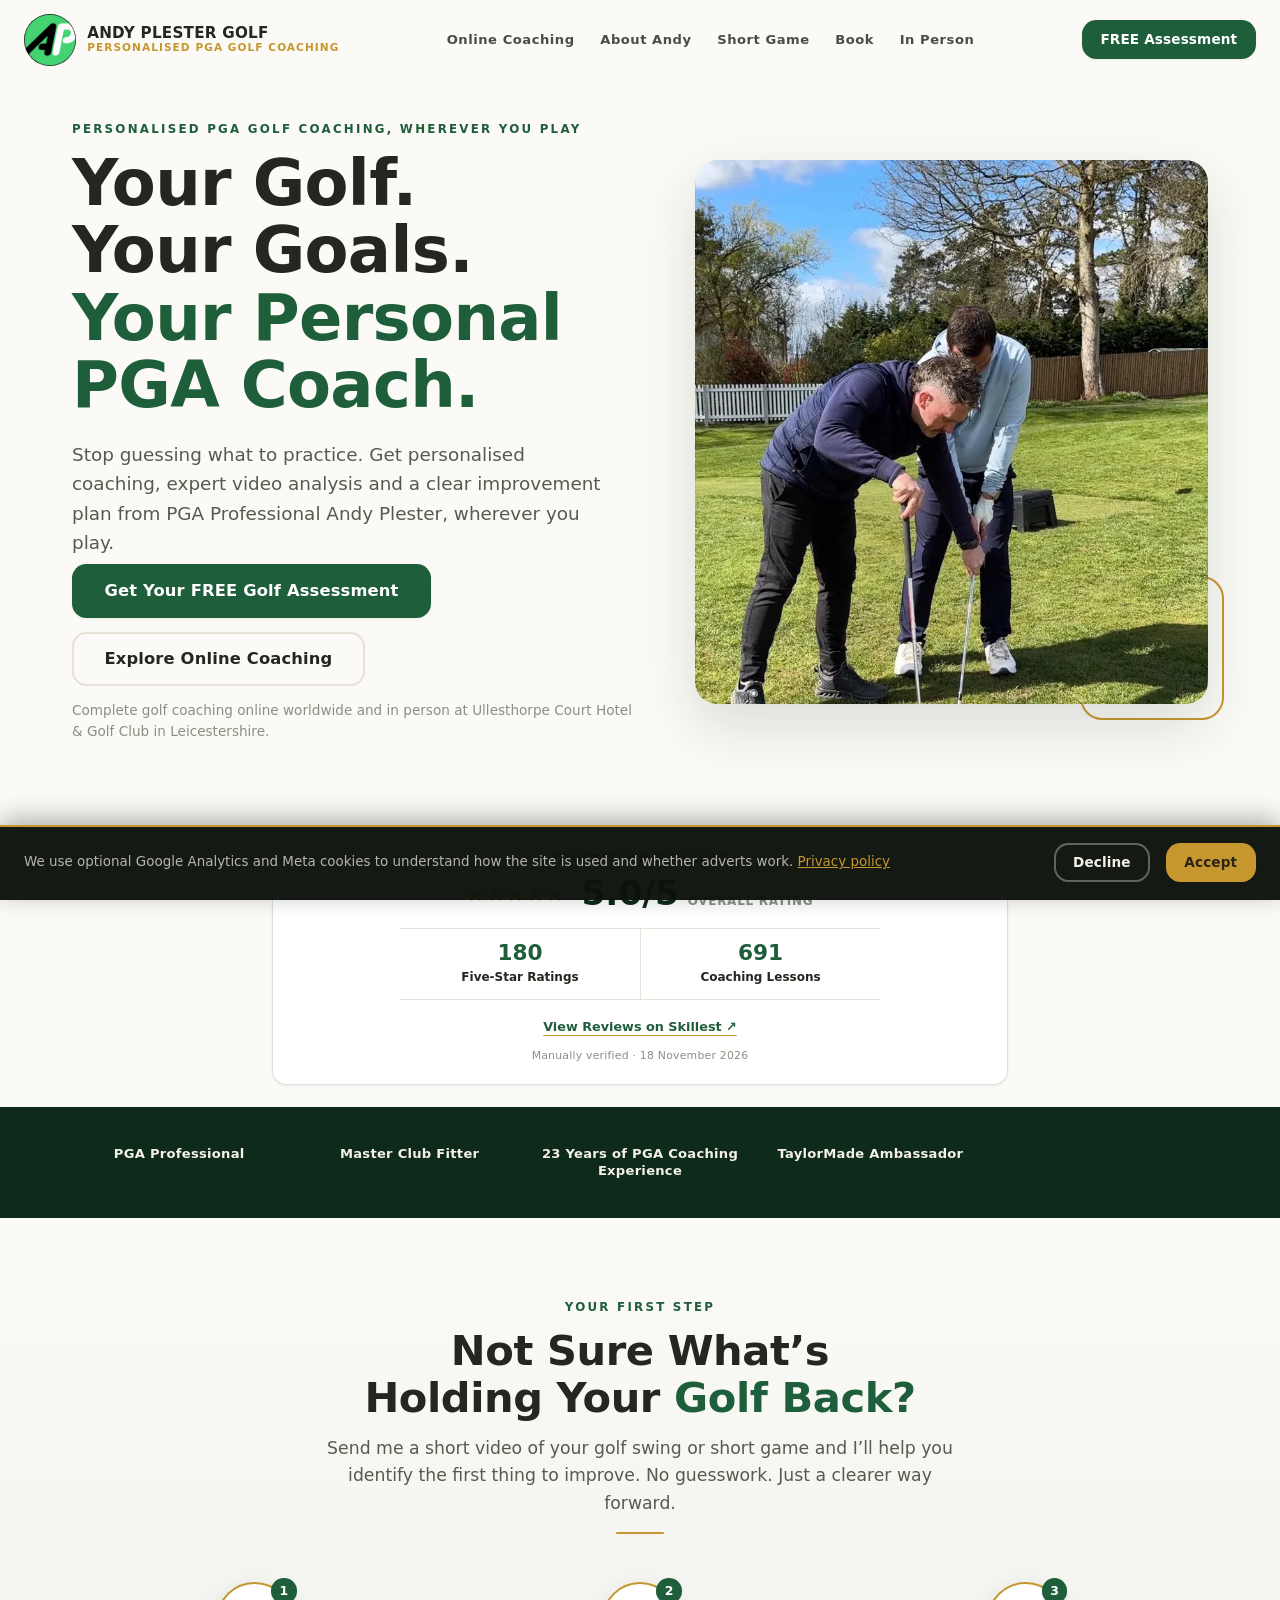
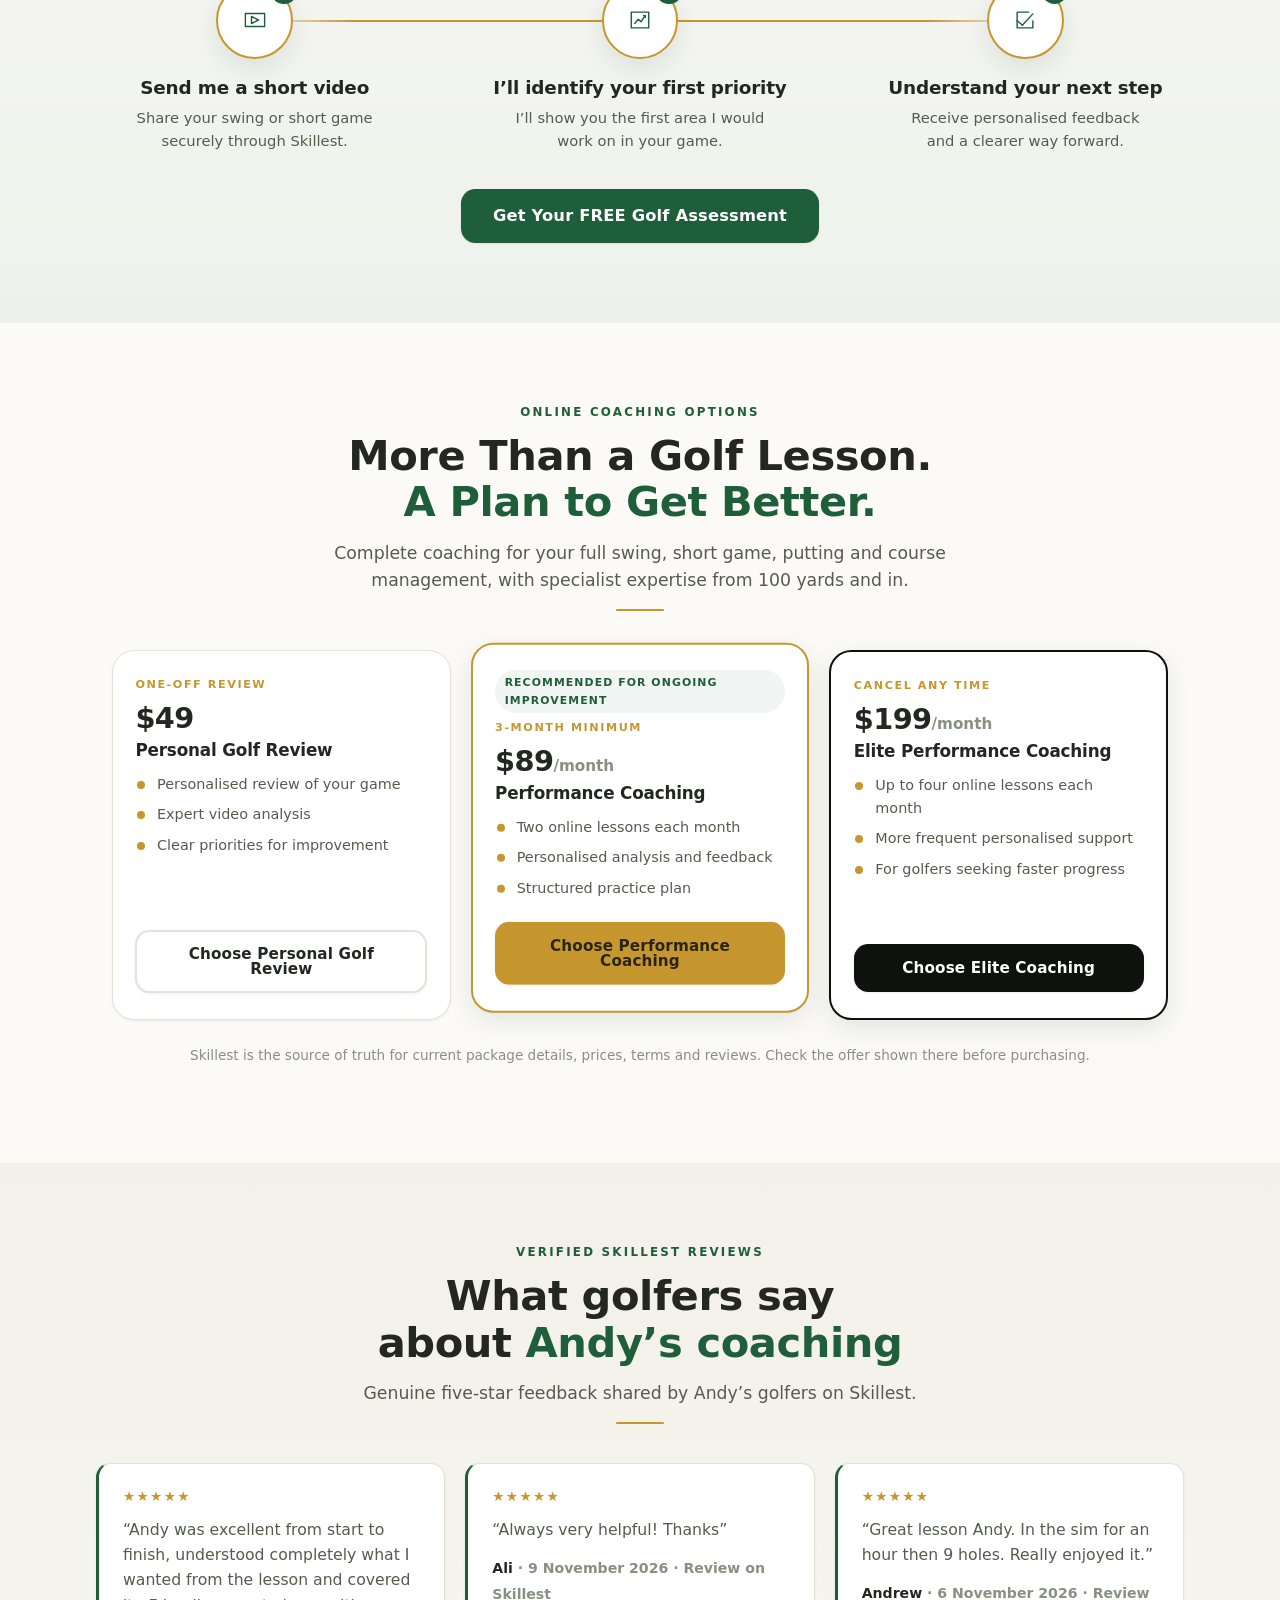
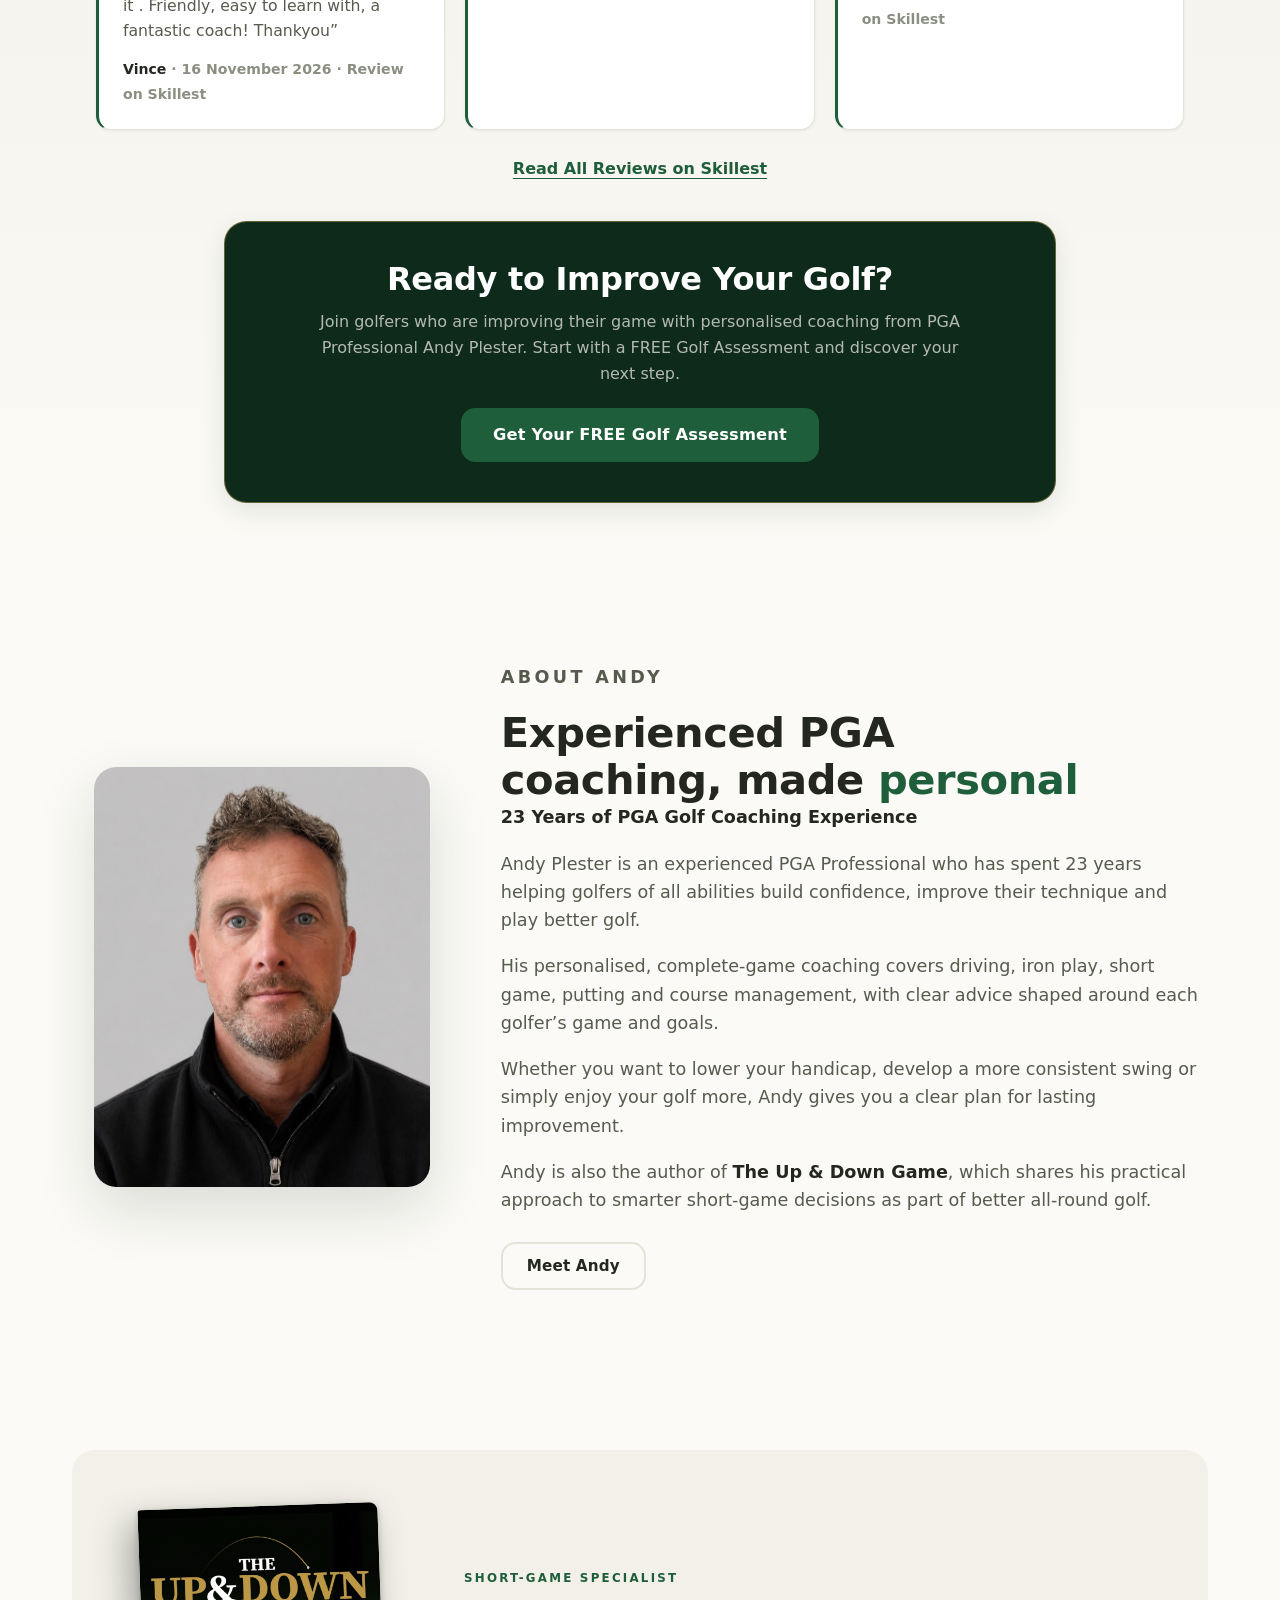
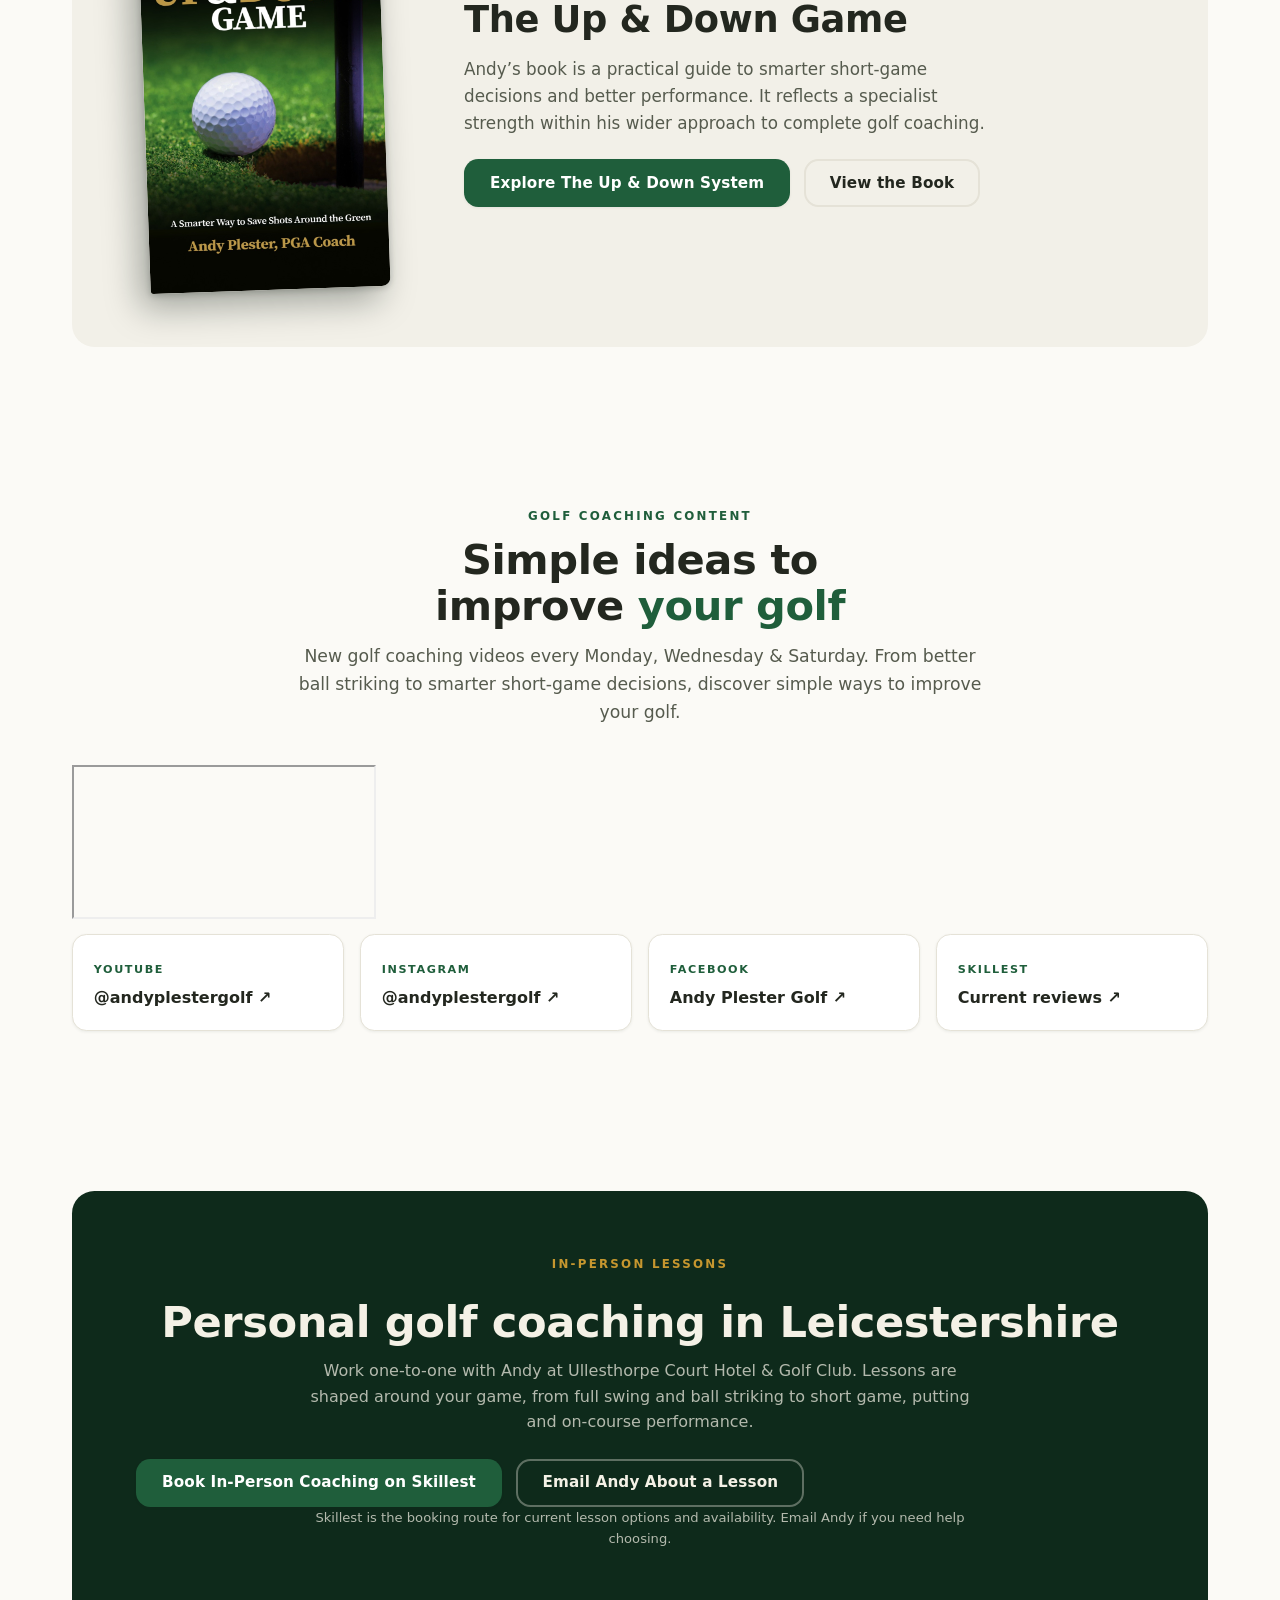
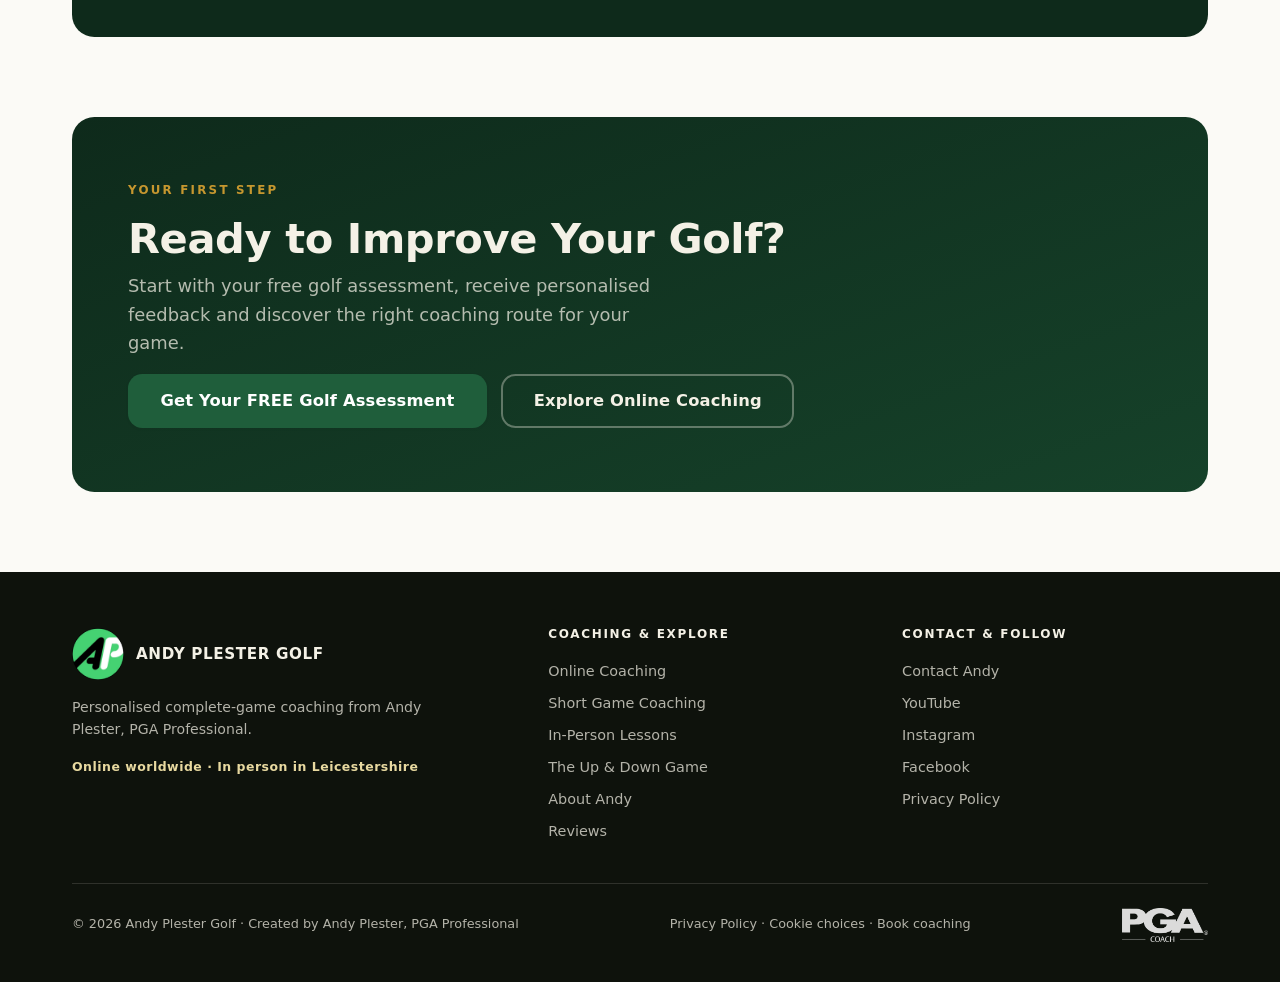
<file: index.html>
<!DOCTYPE html>
<html lang="en">
<head>
  <meta http-equiv="Content-Security-Policy" data-desk="site-policy" content="default-src 'self'; script-src 'self' 'unsafe-inline' https://www.googletagmanager.com/gtag/js; style-src 'self' 'unsafe-inline' https://fonts.googleapis.com; font-src 'self' https://fonts.gstatic.com data:; img-src 'self' data: https://www.google-analytics.com https://www.googletagmanager.com https://i.ytimg.com; media-src 'self'; connect-src 'self' https://www.google-analytics.com https://*.google-analytics.com https://*.analytics.google.com https://www.googletagmanager.com; frame-src https://www.youtube-nocookie.com https://www.youtube.com; form-action 'self' https://api.web3forms.com https://andyplestergolf.com; object-src 'none'; base-uri 'self'; worker-src 'none'; manifest-src 'self'">
  <script>
    window.enableGoogleAnalytics = function () {
      if (window.googleAnalyticsLoaded) return;
      window.googleAnalyticsLoaded = true;
      window.dataLayer = window.dataLayer || [];
      window.gtag = function () { window.dataLayer.push(arguments); };
      window.gtag('js', new Date());
      window.gtag('config', 'G-MDRBPBXDRX');
      var script = document.createElement('script');
      script.async = true;
      script.src = 'https://www.googletagmanager.com/gtag/js?id=G-MDRBPBXDRX';
      document.head.appendChild(script);
    };
    try { if (localStorage.getItem('apg-cookie-choice') === 'accept') window.enableGoogleAnalytics(); } catch (e) {}
  </script>
  <meta charset="UTF-8">
  <meta name="viewport" content="width=device-width, initial-scale=1.0">
  <title>PGA Golf Coach Online &amp; Leicestershire | Andy Plester</title>
  <meta name="description" content="Personalised online and Leicestershire golf coaching with PGA Professional Andy Plester. Start with a free golf assessment.">
  <link rel="canonical" href="https://andyplestergolf.com/">
  <link rel="icon" href="favicon.ico?v=20261104" sizes="any">
  <link rel="icon" type="image/png" sizes="16x16" href="images/favicon-16x16.png?v=20261104">
  <link rel="icon" type="image/png" sizes="32x32" href="images/favicon-32x32.png?v=20261104">
  <link rel="icon" type="image/png" sizes="48x48" href="images/favicon-48x48.png?v=20261104">
  <link rel="apple-touch-icon" sizes="180x180" href="images/apple-touch-icon.png?v=20261104">
  <link rel="manifest" href="site.webmanifest?v=20261104">
  <meta name="theme-color" content="#117a4b">
  <meta property="og:type" content="website">
  <meta property="og:site_name" content="Andy Plester Golf">
  <meta property="og:title" content="PGA Golf Coach Online &amp; Leicestershire | Andy Plester">
  <meta property="og:description" content="Improve your whole game with personalised online or Leicestershire PGA coaching. Start with a free golf assessment.">
  <meta property="og:url" content="https://andyplestergolf.com/">
  <meta property="og:image" content="https://andyplestergolf.com/coaching-hero.jpeg">
  <meta name="twitter:card" content="summary_large_image">
  <link rel="preconnect" href="https://fonts.googleapis.com">
  <link rel="preconnect" href="https://fonts.gstatic.com" crossorigin>
  <link href="https://fonts.googleapis.com/css2?family=Syne:wght@400;500;600;700;800&display=swap" rel="stylesheet">
  <script>document.documentElement.className += " js";</script>
  <link rel="stylesheet" href="brand.css">
  <script type="application/ld+json">
  {
    "@context":"https://schema.org",
    "@graph":[
      {"@type":"Person","@id":"https://andyplestergolf.com/#andy","name":"Andy Plester","url":"https://andyplestergolf.com/","image":"https://andyplestergolf.com/andy-portrait.jpeg","jobTitle":"PGA Professional and golf coach","description":"PGA Professional with 23 years of experience helping golfers improve their complete game through personalised coaching.","knowsAbout":["full swing","ball striking","driving","iron play","short game","putting","course management","golf practice planning","golf club fitting"],"sameAs":["https://www.youtube.com/@andyplestergolf","https://www.instagram.com/andyplestergolf/","https://www.facebook.com/andyplestergolf/","https://skillest.com/coach/andyplester"]},
      {"@type":"WebSite","@id":"https://andyplestergolf.com/#website","name":"Andy Plester Golf","url":"https://andyplestergolf.com/","publisher":{"@id":"https://andyplestergolf.com/#business"}},
      {"@type":["LocalBusiness","ProfessionalService"],"@id":"https://andyplestergolf.com/#business","name":"Andy Plester Golf","url":"https://andyplestergolf.com/","image":"https://andyplestergolf.com/coaching-hero.jpeg","founder":{"@id":"https://andyplestergolf.com/#andy"},"address":{"@type":"PostalAddress","addressLocality":"Ullesthorpe","addressRegion":"Leicestershire","addressCountry":"GB"}},
      {"@type":"Service","name":"Personalised online golf coaching","provider":{"@id":"https://andyplestergolf.com/#andy"},"areaServed":"Worldwide","offers":[{"@type":"Offer","name":"Free Golf Assessment","price":"0","priceCurrency":"USD","url":"https://skillest.com/coach/andyplester#evaluation"},{"@type":"Offer","name":"Personal Golf Review","price":"49","priceCurrency":"USD","url":"https://skillest.com/coach/andyplester#package-NYbRpT5sR65aeDj5v"},{"@type":"Offer","name":"Performance Coaching","price":"89","priceCurrency":"USD","url":"https://skillest.com/coach/andyplester#plan-GfDfyPRKSPhj6cGip"},{"@type":"Offer","name":"Elite Performance Coaching","price":"199","priceCurrency":"USD","url":"https://skillest.com/coach/andyplester#plan-ESWcXmhJSN8nLbb2G"}]},
      {"@type":"Book","name":"The Up & Down Game","author":{"@id":"https://andyplestergolf.com/#andy"},"bookFormat":"https://schema.org/Paperback","inLanguage":"en","url":"https://www.amazon.co.uk/dp/B0H3FBJCKP"},
      {"@type":"FAQPage","mainEntity":[{"@type":"Question","name":"How does online golf coaching work?","acceptedAnswer":{"@type":"Answer","text":"Send videos of your golf swing through Skillest. Andy reviews your game and gives you personalised feedback and a clear practice plan."}},{"@type":"Question","name":"What parts of golf can Andy help with?","acceptedAnswer":{"@type":"Answer","text":"Andy coaches the full game, including driving, iron play, short game, putting, course management, practice planning and confidence. Short-game coaching is a particular specialism."}},{"@type":"Question","name":"How do I start?","acceptedAnswer":{"@type":"Answer","text":"Begin with the free golf assessment on Skillest. It gives Andy a first look at your game and helps identify the most useful next step."}}]}
    ]
  }
  </script>
</head>
<body>
  <header class="site-header" id="top">
    <a href="#top" class="brand-lockup" aria-label="Andy Plester Golf, home">
      <img src="images/ap-logo.png" alt="Andy Plester AP logo" width="52" height="52" class="brand-badge brand-badge--ap">
      <span class="brand-text"><span class="brand-name">ANDY PLESTER GOLF</span><span class="brand-strap">Personalised PGA Golf Coaching</span></span>
    </a>
    <nav class="nav" aria-label="Main navigation">
      <a href="#coaching" class="nav-link">Online Coaching</a>
      <a href="about.html" class="nav-link">About Andy</a>
      <a href="up-and-down-system.html" class="nav-link">Short Game</a>
      <a href="book.html" class="nav-link">Book</a>
      <a href="#in-person" class="nav-link">In Person</a>
    </nav>
    <a href="https://skillest.com/coach/andyplester#evaluation" class="btn btn-assessment btn-sm header-cta" target="_blank" rel="noopener">FREE Assessment</a>
    <button type="button" class="menu-toggle" aria-label="Open menu" aria-expanded="false" aria-controls="mobile-menu"><span class="menu-toggle-bar"></span><span class="menu-toggle-bar"></span><span class="menu-toggle-bar"></span></button>
  </header>
  <nav class="mobile-menu" id="mobile-menu" aria-label="Mobile navigation" aria-hidden="true">
    <a href="index.html" class="mobile-link">Home</a>
    <a href="coaching.html" class="mobile-link">Online Golf Coaching</a>
    <a href="up-and-down-system.html" class="mobile-link">Short Game Coaching</a>
    <a href="#in-person" class="mobile-link">In-Person Lessons</a>
    <a href="book.html" class="mobile-link">The Up &amp; Down Game — Book</a>
    <a href="about.html" class="mobile-link">About Andy</a>
    <a href="#reviews" class="mobile-link">Reviews</a>
    <a href="https://skillest.com/coach/andyplester#evaluation" class="btn btn-assessment" target="_blank" rel="noopener">Get Your FREE Golf Assessment</a>
  </nav>
  <div class="menu-backdrop" aria-hidden="true"></div>

  <main>
    <section class="hero hero--coaching">
      <div class="wrap"><div class="hero-grid">
        <div class="hero-copy">
          <p class="eyebrow">Personalised PGA Golf Coaching, Wherever You Play</p>
          <h1>Your Golf. Your Goals. <em>Your Personal PGA Coach.</em></h1>
          <p class="hero-sub">Stop guessing what to practice. Get personalised coaching, expert video analysis and a clear improvement plan from PGA Professional Andy Plester, wherever you play.</p>
          <div class="hero-cta"><a href="https://skillest.com/coach/andyplester#evaluation" class="btn btn-assessment btn-lg" target="_blank" rel="noopener">Get Your FREE Golf Assessment</a><a href="#coaching" class="btn btn-ghost btn-lg">Explore Online Coaching</a></div>
          <p class="hero-venue">Complete golf coaching online worldwide and in person at Ullesthorpe Court Hotel &amp; Golf Club in Leicestershire.</p>
        </div>
        <div class="hero-media"><div class="media-frame"><img class="zoom" src="coaching-hero.webp" alt="PGA Professional Andy Plester coaching a golfer" width="804" height="1400" fetchpriority="high"></div></div>
      </div></div>
    </section>

    <section class="skillest-proof" aria-label="Skillest coaching figures">
      <div class="wrap">
        <div class="skillest-proof-inner">
          <p class="skillest-proof-heading">Trusted on Skillest</p>
          <div class="skillest-rating">
            <div class="skillest-stars" aria-label="Five out of five stars">★★★★★</div>
            <p><strong>5.0/5</strong><span>Overall rating</span></p>
          </div>
          <dl class="skillest-figures">
            <div><dt>180</dt><dd>Five-Star Ratings</dd></div>
            <div><dt>691</dt><dd>Coaching Lessons</dd></div>
          </dl>
          <a class="skillest-proof-link" href="https://skillest.com/coach/andyplester" target="_blank" rel="noopener">View Reviews on Skillest <span aria-hidden="true">↗</span></a>
          <p class="skillest-proof-note">Manually verified · 18 November 2026</p>
        </div>
      </div>
    </section>

    <section class="trust" aria-label="Andy Plester credentials"><div class="wrap"><div class="trust-inner">
      <div class="trust-item"><span>PGA Professional</span></div><div class="trust-item"><span>Master Club Fitter</span></div><div class="trust-item"><span>23 Years of PGA Coaching Experience</span></div><div class="trust-item"><span>TaylorMade Ambassador</span></div>
    </div></div></section>

    <section class="section assessment-section" id="free-assessment"><div class="wrap">
      <div class="section-head center reveal"><p class="eyebrow">Your First Step</p><h2 class="section-title">Not Sure What’s Holding Your <em>Golf Back?</em></h2><p class="section-intro">Send me a short video of your golf swing or short game and I’ll help you identify the first thing to improve. No guesswork. Just a clearer way forward.</p><div class="gold-rule"></div></div>
      <div class="steps" data-stagger="100">
        <div class="step"><div class="step-icon"><svg viewBox="0 0 32 32" aria-hidden="true"><path d="M5 8.5h22v15H5z"/><path d="m12 12 8 4-8 4z"/></svg><span class="n">1</span></div><h3>Send me a short video</h3><p>Share your swing or short game securely through Skillest.</p></div>
        <div class="step"><div class="step-icon"><svg viewBox="0 0 32 32" aria-hidden="true"><path d="M6 25V7h20v18z"/><path d="m10 20 4-5 3 3 5-7"/><path d="M20 11h2v2"/></svg><span class="n">2</span></div><h3>I’ll identify your first priority</h3><p>I’ll show you the first area I would work on in your game.</p></div>
        <div class="step"><div class="step-icon"><svg viewBox="0 0 32 32" aria-hidden="true"><path d="M7 16.5 13 22l12-13"/><path d="M25 17v8H7V7h13"/></svg><span class="n">3</span></div><h3>Understand your next step</h3><p>Receive personalised feedback and a clearer way forward.</p></div>
      </div>
      <div class="section-cta center"><a href="https://skillest.com/coach/andyplester#evaluation" class="btn btn-assessment btn-lg" target="_blank" rel="noopener">Get Your FREE Golf Assessment</a></div>
    </div></section>

    <section class="section coaching-options" id="coaching"><div class="wrap">
      <div class="section-head center reveal"><p class="eyebrow">Online Coaching Options</p><h2 class="section-title">More Than a Golf Lesson. <em>A Plan to Get Better.</em></h2><p class="section-intro">Complete coaching for your full swing, short game, putting and course management, with specialist expertise from 100 yards and in.</p><div class="gold-rule"></div></div>
      <div class="cards cards--three">
        <article class="card"><span class="tier">One-off review</span><div class="price">$49</div><h3>Personal Golf Review</h3><ul><li>Personalised review of your game</li><li>Expert video analysis</li><li>Clear priorities for improvement</li></ul><a href="https://skillest.com/coach/andyplester#package-NYbRpT5sR65aeDj5v" class="btn btn-white" target="_blank" rel="noopener">Choose Personal Golf Review</a></article>
        <article class="card card--gold featured-plan"><span class="badge-top">Recommended for Ongoing Improvement</span><span class="tier">3-month minimum</span><div class="price">$89<span class="per">/month</span></div><h3>Performance Coaching</h3><ul><li>Two online lessons each month</li><li>Personalised analysis and feedback</li><li>Structured practice plan</li></ul><a href="https://skillest.com/coach/andyplester#plan-GfDfyPRKSPhj6cGip" class="btn btn-gold" target="_blank" rel="noopener">Choose Performance Coaching</a></article>
        <article class="card card--dark"><span class="tier">Cancel any time</span><div class="price">$199<span class="per">/month</span></div><h3>Elite Performance Coaching</h3><ul><li>Up to four online lessons each month</li><li>More frequent personalised support</li><li>For golfers seeking faster progress</li></ul><a href="https://skillest.com/coach/andyplester#plan-ESWcXmhJSN8nLbb2G" class="btn btn-dark" target="_blank" rel="noopener">Choose Elite Coaching</a></article>
      </div>
      <p class="cards-note">Skillest is the source of truth for current package details, prices, terms and reviews. Check the offer shown there before purchasing.</p>
    </div></section>

    <section class="section skillest-reviews" id="reviews" aria-labelledby="skillest-reviews-heading"><div class="wrap">
      <div class="section-head center reveal">
        <p class="eyebrow">Verified Skillest Reviews</p>
        <h2 class="section-title" id="skillest-reviews-heading">What golfers say about <em>Andy’s coaching</em></h2>
        <p class="section-intro">Genuine five-star feedback shared by Andy’s golfers on Skillest.</p>
        <div class="gold-rule"></div>
      </div>
      <div class="results-grid results-grid--three" data-stagger="90">
        <blockquote class="quote"><div class="stars" aria-label="5 out of 5 stars">★★★★★</div><p>“Andy was excellent from start to finish, understood completely what I wanted from the lesson and covered it . Friendly, easy to learn with, a fantastic coach! Thankyou”</p><cite>Vince <span>· 16 November 2026 · Review on Skillest</span></cite></blockquote>
        <blockquote class="quote"><div class="stars" aria-label="5 out of 5 stars">★★★★★</div><p>“Always very helpful! Thanks”</p><cite>Ali <span>· 9 November 2026 · Review on Skillest</span></cite></blockquote>
        <blockquote class="quote"><div class="stars" aria-label="5 out of 5 stars">★★★★★</div><p>“Great lesson Andy. In the sim for an hour then 9 holes. Really enjoyed it.”</p><cite>Andrew <span>· 6 November 2026 · Review on Skillest</span></cite></blockquote>
      </div>
      <p class="reviews-link"><a href="https://skillest.com/coach/andyplester" target="_blank" rel="noopener">Read All Reviews on Skillest</a></p>
      <div class="reviews-cta">
        <h3>Ready to Improve Your Golf?</h3>
        <p>Join golfers who are improving their game with personalised coaching from PGA Professional Andy Plester. Start with a FREE Golf Assessment and discover your next step.</p>
        <a href="https://skillest.com/coach/andyplester#evaluation" class="btn btn-assessment btn-lg" target="_blank" rel="noopener">Get Your FREE Golf Assessment</a>
      </div>
    </div></section>

    <section class="section" id="about"><div class="wrap"><div class="about-grid">
      <div class="about-photo reveal"><div class="media-frame"><img src="andy-portrait.jpeg" alt="Andy Plester, PGA Professional golf coach" width="950" height="892" loading="lazy"></div></div>
      <div class="about-body reveal"><p class="eyebrow">About Andy</p><h2 class="section-title">Experienced PGA coaching, made <em>personal</em></h2><p><strong>23 Years of PGA Golf Coaching Experience</strong></p><p>Andy Plester is an experienced PGA Professional who has spent 23 years helping golfers of all abilities build confidence, improve their technique and play better golf.</p><p>His personalised, complete-game coaching covers driving, iron play, short game, putting and course management, with clear advice shaped around each golfer’s game and goals.</p><p>Whether you want to lower your handicap, develop a more consistent swing or simply enjoy your golf more, Andy gives you a clear plan for lasting improvement.</p><p>Andy is also the author of <strong>The Up &amp; Down Game</strong>, which shares his practical approach to smarter short-game decisions as part of better all-round golf.</p><a href="about.html" class="btn btn-ghost">Meet Andy</a></div>
    </div></div></section>

    <section class="section" id="book"><div class="wrap"><div class="book reveal"><div class="book-grid">
      <div class="book-cover-wrap"><div class="book-cover"><img src="book-cover.jpg" alt="The Up & Down Game by Andy Plester book cover" width="812" height="1300" loading="lazy"></div></div>
      <div class="book-body"><p class="eyebrow">Short-Game Specialist</p><h2>The Up &amp; Down Game</h2><p class="book-blurb">Andy’s book is a practical guide to smarter short-game decisions and better performance. It reflects a specialist strength within his wider approach to complete golf coaching.</p><div class="book-cta"><a href="up-and-down-system.html" class="btn btn-assessment">Explore The Up &amp; Down System</a><a href="book.html" class="btn btn-ghost">View the Book</a></div></div>
    </div></div></div></section>

    <section class="section social-section" id="content"><div class="wrap">
      <div class="section-head center reveal"><p class="eyebrow">Golf Coaching Content</p><h2 class="section-title">Simple ideas to improve <em>your golf</em></h2><p class="section-intro">New golf coaching videos every Monday, Wednesday &amp; Saturday. From better ball striking to smarter short-game decisions, discover simple ways to improve your golf.</p></div>
      <div class="video-wrap reveal"><iframe src="https://www.youtube-nocookie.com/embed/F1NOkeQ18yk?rel=0" title="Golf coaching video from Andy Plester" loading="lazy" allow="accelerometer; autoplay; clipboard-write; encrypted-media; gyroscope; picture-in-picture" allowfullscreen></iframe></div>
      <div class="social-grid"><a class="social-card" href="https://www.youtube.com/@andyplestergolf?sub_confirmation=1" target="_blank" rel="noopener"><span class="lbl">YouTube</span><span class="hnd">@andyplestergolf ↗</span></a><a class="social-card" href="https://www.instagram.com/andyplestergolf/" target="_blank" rel="noopener"><span class="lbl">Instagram</span><span class="hnd">@andyplestergolf ↗</span></a><a class="social-card" href="https://www.facebook.com/andyplestergolf/" target="_blank" rel="noopener"><span class="lbl">Facebook</span><span class="hnd">Andy Plester Golf ↗</span></a><a class="social-card" href="https://skillest.com/coach/andyplester" target="_blank" rel="noopener"><span class="lbl">Skillest</span><span class="hnd">Current reviews ↗</span></a></div>
    </div></section>

    <section class="section" id="in-person"><div class="wrap"><div class="cta-panel reveal"><p class="eyebrow on-dark">In-Person Lessons</p><h2>Personal golf coaching in Leicestershire</h2><p>Work one-to-one with Andy at Ullesthorpe Court Hotel &amp; Golf Club. Lessons are shaped around your game, from full swing and ball striking to short game, putting and on-course performance.</p><div class="hero-cta"><a href="https://skillest.com/coach/andyplester" class="btn btn-assessment" target="_blank" rel="noopener">Book In-Person Coaching on Skillest</a><a href="mailto:andrewplesterpga@gmail.com?subject=In-person%20golf%20coaching%20enquiry" class="btn btn-ghost on-dark">Email Andy About a Lesson</a></div><p class="booking-note">Skillest is the booking route for current lesson options and availability. Email Andy if you need help choosing.</p></div></div></section>

    <section class="section final-cta"><div class="wrap"><div class="club reveal"><div class="club-inner"><p class="eyebrow on-dark">Your First Step</p><h2>Ready to Improve Your Golf?</h2><p class="club-lead">Start with your free golf assessment, receive personalised feedback and discover the right coaching route for your game.</p><div class="hero-cta"><a href="https://skillest.com/coach/andyplester#evaluation" class="btn btn-assessment btn-lg" target="_blank" rel="noopener">Get Your FREE Golf Assessment</a><a href="#coaching" class="btn btn-ghost btn-lg on-dark">Explore Online Coaching</a></div></div></div></div></section>
  </main>

  <footer class="site-footer"><div class="wrap"><div class="footer-top"><div><div class="footer-brand"><img src="images/ap-logo.png" alt="" width="52" height="52"><span class="fb-name">Andy Plester Golf</span></div><p class="footer-strap">Personalised complete-game coaching from Andy Plester, PGA Professional.</p><p class="footer-credential">Online worldwide · In person in Leicestershire</p></div><div class="footer-col"><h2>Coaching &amp; Explore</h2><a href="coaching.html">Online Coaching</a><a href="up-and-down-system.html">Short Game Coaching</a><a href="#in-person">In-Person Lessons</a><a href="book.html">The Up &amp; Down Game</a><a href="about.html">About Andy</a><a href="#reviews">Reviews</a></div><div class="footer-col"><h2>Contact &amp; Follow</h2><a href="mailto:andrewplesterpga@gmail.com">Contact Andy</a><a href="https://www.youtube.com/@andyplestergolf" target="_blank" rel="noopener">YouTube</a><a href="https://www.instagram.com/andyplestergolf/" target="_blank" rel="noopener">Instagram</a><a href="https://www.facebook.com/andyplestergolf/" target="_blank" rel="noopener">Facebook</a><a href="privacy.html">Privacy Policy</a></div></div><div class="footer-bottom"><span>© 2026 Andy Plester Golf · Created by Andy Plester, PGA Professional</span><span><a href="privacy.html">Privacy Policy</a> · <a href="#" data-cookie-choices>Cookie choices</a> · <a href="https://skillest.com/coach/andyplester" target="_blank" rel="noopener">Book coaching</a></span><img src="PGA_Coach%20(1).png" alt="PGA Coach" class="footer-pga" width="120" height="34"></div></div></footer>
  <script src="brand.js"></script>
</body>
</html>
</file>
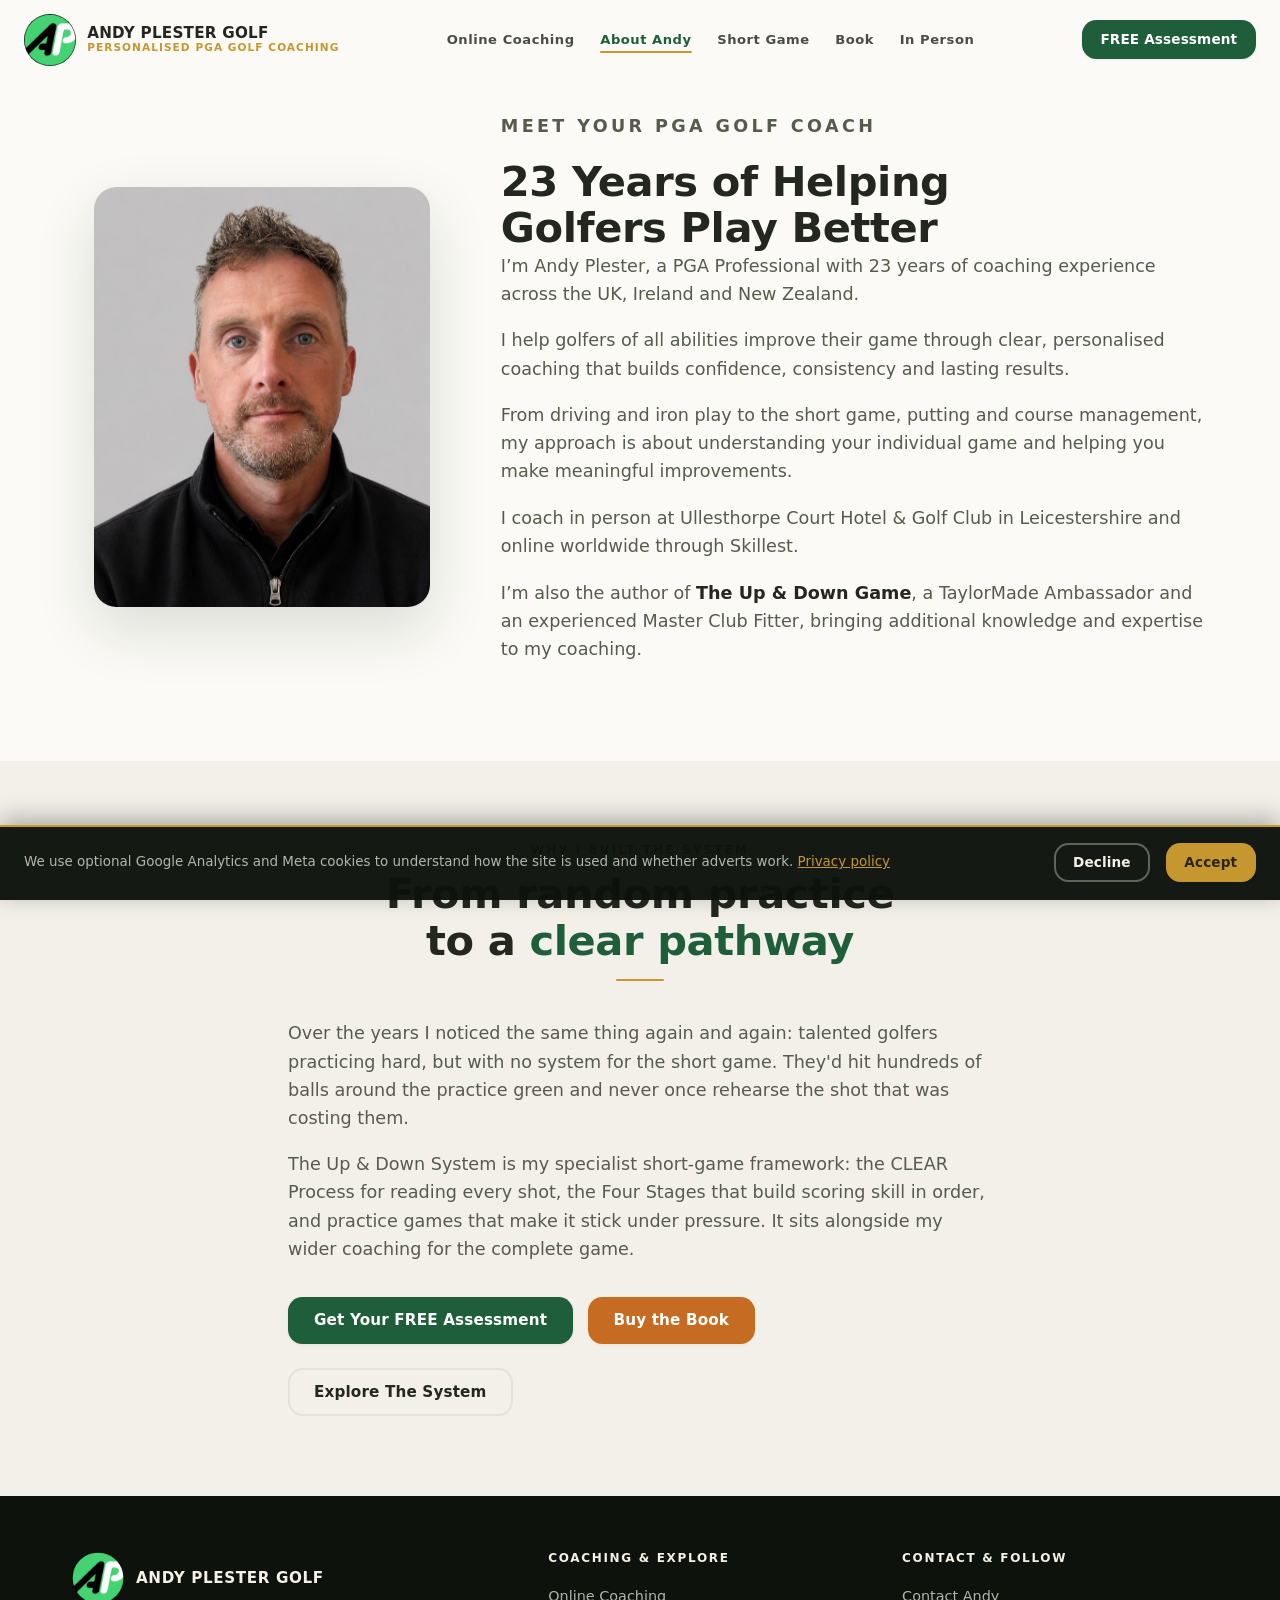
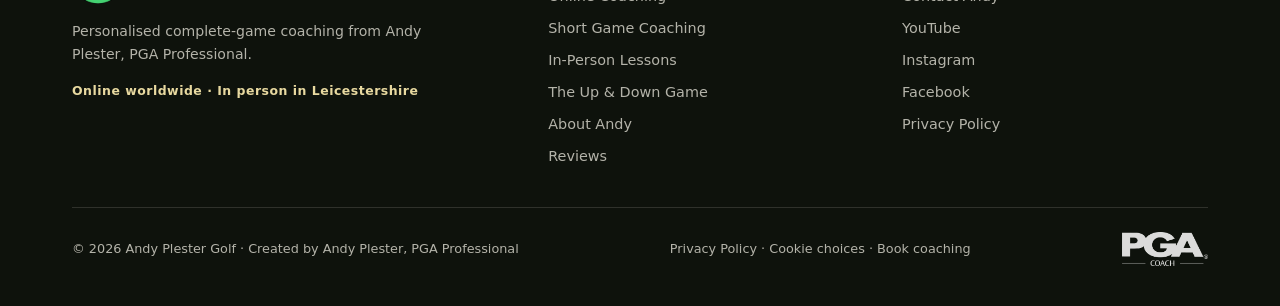
<file: about.html>
<!DOCTYPE html>
<html lang="en">
<head>
  <meta http-equiv="Content-Security-Policy" data-desk="site-policy" content="default-src 'self'; script-src 'self' 'unsafe-inline' https://www.googletagmanager.com/gtag/js; style-src 'self' 'unsafe-inline' https://fonts.googleapis.com; font-src 'self' https://fonts.gstatic.com data:; img-src 'self' data: https://www.google-analytics.com https://www.googletagmanager.com https://i.ytimg.com; media-src 'self'; connect-src 'self' https://www.google-analytics.com https://*.google-analytics.com https://*.analytics.google.com https://www.googletagmanager.com; frame-src https://www.youtube-nocookie.com https://www.youtube.com; form-action 'self' https://api.web3forms.com https://andyplestergolf.com; object-src 'none'; base-uri 'self'; worker-src 'none'; manifest-src 'self'">
  <script>
    window.enableGoogleAnalytics = function () {
      if (window.googleAnalyticsLoaded) return;
      window.googleAnalyticsLoaded = true;
      window.dataLayer = window.dataLayer || [];
      window.gtag = function () { window.dataLayer.push(arguments); };
      window.gtag('js', new Date());
      window.gtag('config', 'G-MDRBPBXDRX');
      var script = document.createElement('script');
      script.async = true;
      script.src = 'https://www.googletagmanager.com/gtag/js?id=G-MDRBPBXDRX';
      document.head.appendChild(script);
    };
    try { if (localStorage.getItem('apg-cookie-choice') === 'accept') window.enableGoogleAnalytics(); } catch (e) {}
  </script>
  <meta charset="UTF-8">
  <meta name="viewport" content="width=device-width, initial-scale=1.0">
  <title>About Andy Plester | PGA Professional Golf Coach</title>
  <meta name="description" content="Meet Andy Plester, an experienced PGA Professional offering personalised, complete-game golf coaching, backed by 23 years of coaching experience.">
  <link rel="canonical" href="https://andyplestergolf.com/about.html">
  <link rel="icon" href="favicon.ico?v=20261104" sizes="any">
  <link rel="icon" type="image/png" sizes="16x16" href="images/favicon-16x16.png?v=20261104">
  <link rel="icon" type="image/png" sizes="32x32" href="images/favicon-32x32.png?v=20261104">
  <link rel="icon" type="image/png" sizes="48x48" href="images/favicon-48x48.png?v=20261104">
  <link rel="apple-touch-icon" sizes="180x180" href="images/apple-touch-icon.png?v=20261104">
  <link rel="manifest" href="site.webmanifest?v=20261104">
  <meta name="theme-color" content="#117a4b">
  <meta property="og:type" content="profile">
  <meta property="og:site_name" content="Andy Plester Golf">
  <meta property="og:title" content="About Andy Plester | Andy Plester Golf">
  <meta property="og:description" content="Meet Andy Plester, an experienced PGA Professional offering personalised, complete-game golf coaching, backed by 23 years of experience.">
  <meta property="og:url" content="https://andyplestergolf.com/about.html">
  <meta property="og:image" content="https://andyplestergolf.com/andy-portrait.jpeg">
  <meta name="twitter:card" content="summary_large_image">
  <link rel="preconnect" href="https://fonts.googleapis.com">
  <link rel="preconnect" href="https://fonts.gstatic.com" crossorigin>
  <link href="https://fonts.googleapis.com/css2?family=Syne:wght@400;500;600;700;800&display=swap" rel="stylesheet">
  <script>document.documentElement.className += " js";</script>
  <link rel="stylesheet" href="brand.css">
  <script type="application/ld+json">{"@context":"https://schema.org","@type":"Person","name":"Andy Plester","url":"https://andyplestergolf.com/about.html","image":"https://andyplestergolf.com/andy-portrait.jpeg","jobTitle":"PGA Professional and golf coach","description":"PGA Professional with 23 years of coaching experience across the UK, Ireland and New Zealand, helping golfers improve their complete game through clear, personalised coaching.","knowsAbout":["golf coaching","full swing","driving","iron play","short game","putting","course management","practice planning","golf club fitting"],"sameAs":["https://skillest.com/coach/andyplester","https://www.youtube.com/@andyplestergolf","https://www.instagram.com/andyplestergolf/","https://www.facebook.com/andyplestergolf/"]}</script>
</head>
<body>
  <header class="site-header is-scrolled" id="top">
    <a href="index.html" class="brand-lockup" aria-label="Andy Plester Golf, home">
      <img src="images/ap-logo.png" alt="Andy Plester AP logo" width="52" height="52" class="brand-badge brand-badge--ap">
      <span class="brand-text">
        <span class="brand-name">ANDY PLESTER GOLF</span>
        <span class="brand-strap">Personalised PGA Golf Coaching</span>
      </span>
    </a>
    <nav class="nav" aria-label="Main navigation">
      <a href="coaching.html" class="nav-link">Online Coaching</a><a href="about.html" class="nav-link">About Andy</a><a href="up-and-down-system.html" class="nav-link">Short Game</a><a href="book.html" class="nav-link">Book</a><a href="index.html#in-person" class="nav-link">In Person</a>
    </nav>
    <a href="https://skillest.com/coach/andyplester#evaluation" class="btn btn-assessment btn-sm header-cta" target="_blank" rel="noopener">FREE Assessment</a>
    <button type="button" class="menu-toggle" aria-label="Open menu" aria-expanded="false" aria-controls="mobile-menu">
      <span class="menu-toggle-bar"></span><span class="menu-toggle-bar"></span><span class="menu-toggle-bar"></span>
    </button>
  </header>
  <nav class="mobile-menu" id="mobile-menu" aria-label="Mobile" aria-hidden="true">
    <a href="index.html" class="mobile-link">Home</a>
    <a href="coaching.html" class="mobile-link">Online Golf Coaching</a>
    <a href="up-and-down-system.html" class="mobile-link">Short Game Coaching</a>
    <a href="index.html#in-person" class="mobile-link">In-Person Lessons</a>
    <a href="book.html" class="mobile-link">The Up &amp; Down Game — Book</a>
    <a href="about.html" class="mobile-link">About Andy</a>
    <a href="index.html#reviews" class="mobile-link">Reviews</a>
    <a href="https://skillest.com/coach/andyplester#evaluation" class="btn btn-assessment" target="_blank" rel="noopener">Get Your FREE Golf Assessment</a>
  </nav>
  <div class="menu-backdrop" aria-hidden="true"></div>

  <main>
    <section class="section" style="padding-top:calc(var(--header-h) + 2rem)">
      <div class="wrap">
        <div class="about-grid">
          <div class="about-photo">
            <div class="media-frame">
              <img class="zoom" src="andy-portrait.jpeg" alt="Andy Plester, PGA Professional" width="950" height="892">
            </div>
          </div>
          <div class="about-body">
            <p class="eyebrow">Meet Your PGA Golf Coach</p>
            <h1 class="section-title">23 Years of Helping Golfers Play Better</h1>
            <p>I’m Andy Plester, a PGA Professional with 23 years of coaching experience across the UK, Ireland and New Zealand.</p>
            <p>I help golfers of all abilities improve their game through clear, personalised coaching that builds confidence, consistency and lasting results.</p>
            <p>From driving and iron play to the short game, putting and course management, my approach is about understanding your individual game and helping you make meaningful improvements.</p>
            <p>I coach in person at Ullesthorpe Court Hotel &amp; Golf Club in Leicestershire and online worldwide through Skillest.</p>
            <p>I’m also the author of <strong>The Up &amp; Down Game</strong>, a TaylorMade Ambassador and an experienced Master Club Fitter, bringing additional knowledge and expertise to my coaching.</p>
          </div>
        </div>
      </div>
    </section>

    <section class="section" style="background:var(--panel)">
      <div class="wrap">
        <div class="section-head center reveal">
          <p class="eyebrow">Why I built the system</p>
          <h2 class="section-title">From random practice to a <em>clear pathway</em></h2>
          <div class="gold-rule"></div>
        </div>
        <div class="about-body reveal" style="max-width:44rem;margin:0 auto">
          <p>Over the years I noticed the same thing again and again: talented golfers practicing hard, but with no system for the short game. They'd hit hundreds of balls around the practice green and never once rehearse the shot that was costing them.</p>
          <p>The Up &amp; Down System is my specialist short-game framework: the CLEAR Process for reading every shot, the Four Stages that build scoring skill in order, and practice games that make it stick under pressure. It sits alongside my wider coaching for the complete game.</p>
          <div class="hero-cta" style="margin-top:1.5rem">
            <a href="https://skillest.com/coach/andyplester#evaluation" class="btn btn-assessment" target="_blank" rel="noopener">Get Your FREE Assessment</a>
            <a href="https://www.amazon.co.uk/dp/B0H3FBJCKP" class="btn btn-book" target="_blank" rel="noopener">Buy the Book</a>
            <a href="up-and-down-system.html" class="btn btn-ghost">Explore The System</a>
          </div>
        </div>
      </div>
    </section>
  </main>

  <footer class="site-footer">
    <div class="wrap">
      <div class="footer-top">
        <div>
          <div class="footer-brand">
            <img src="images/ap-logo.png" alt="" width="52" height="52">
            <span class="fb-name">Andy Plester Golf</span>
          </div>
          <p class="footer-strap">Personalised complete-game coaching from Andy Plester, PGA Professional.</p><p class="footer-credential">Online worldwide · In person in Leicestershire</p>
        </div>
        <div class="footer-col">
          <h2>Coaching &amp; Explore</h2><a href="coaching.html">Online Coaching</a><a href="up-and-down-system.html">Short Game Coaching</a><a href="index.html#in-person">In-Person Lessons</a><a href="book.html">The Up &amp; Down Game</a><a href="about.html">About Andy</a><a href="index.html#reviews">Reviews</a>
        </div>
        <div class="footer-col">
          <h2>Contact &amp; Follow</h2><a href="mailto:andrewplesterpga@gmail.com">Contact Andy</a>
          <a href="https://www.youtube.com/@andyplestergolf" target="_blank" rel="noopener">YouTube</a>
          <a href="https://www.instagram.com/andyplestergolf/" target="_blank" rel="noopener">Instagram</a>
          <a href="https://www.facebook.com/andyplestergolf/" target="_blank" rel="noopener">Facebook</a>
          <a href="privacy.html">Privacy Policy</a>
        </div>
      </div>
      <div class="footer-bottom">
        <span>© 2026 Andy Plester Golf · Created by Andy Plester, PGA Professional</span>
        <span><a href="privacy.html">Privacy Policy</a> · <a href="#" data-cookie-choices>Cookie choices</a> · <a href="https://skillest.com/coach/andyplester" target="_blank" rel="noopener">Book coaching</a></span>
        <img src="PGA_Coach%20(1).png" alt="PGA Coach" class="footer-pga" width="120" height="34">
      </div>
    </div>
  </footer>

  <script src="brand.js"></script>
</body>
</html>
</file>
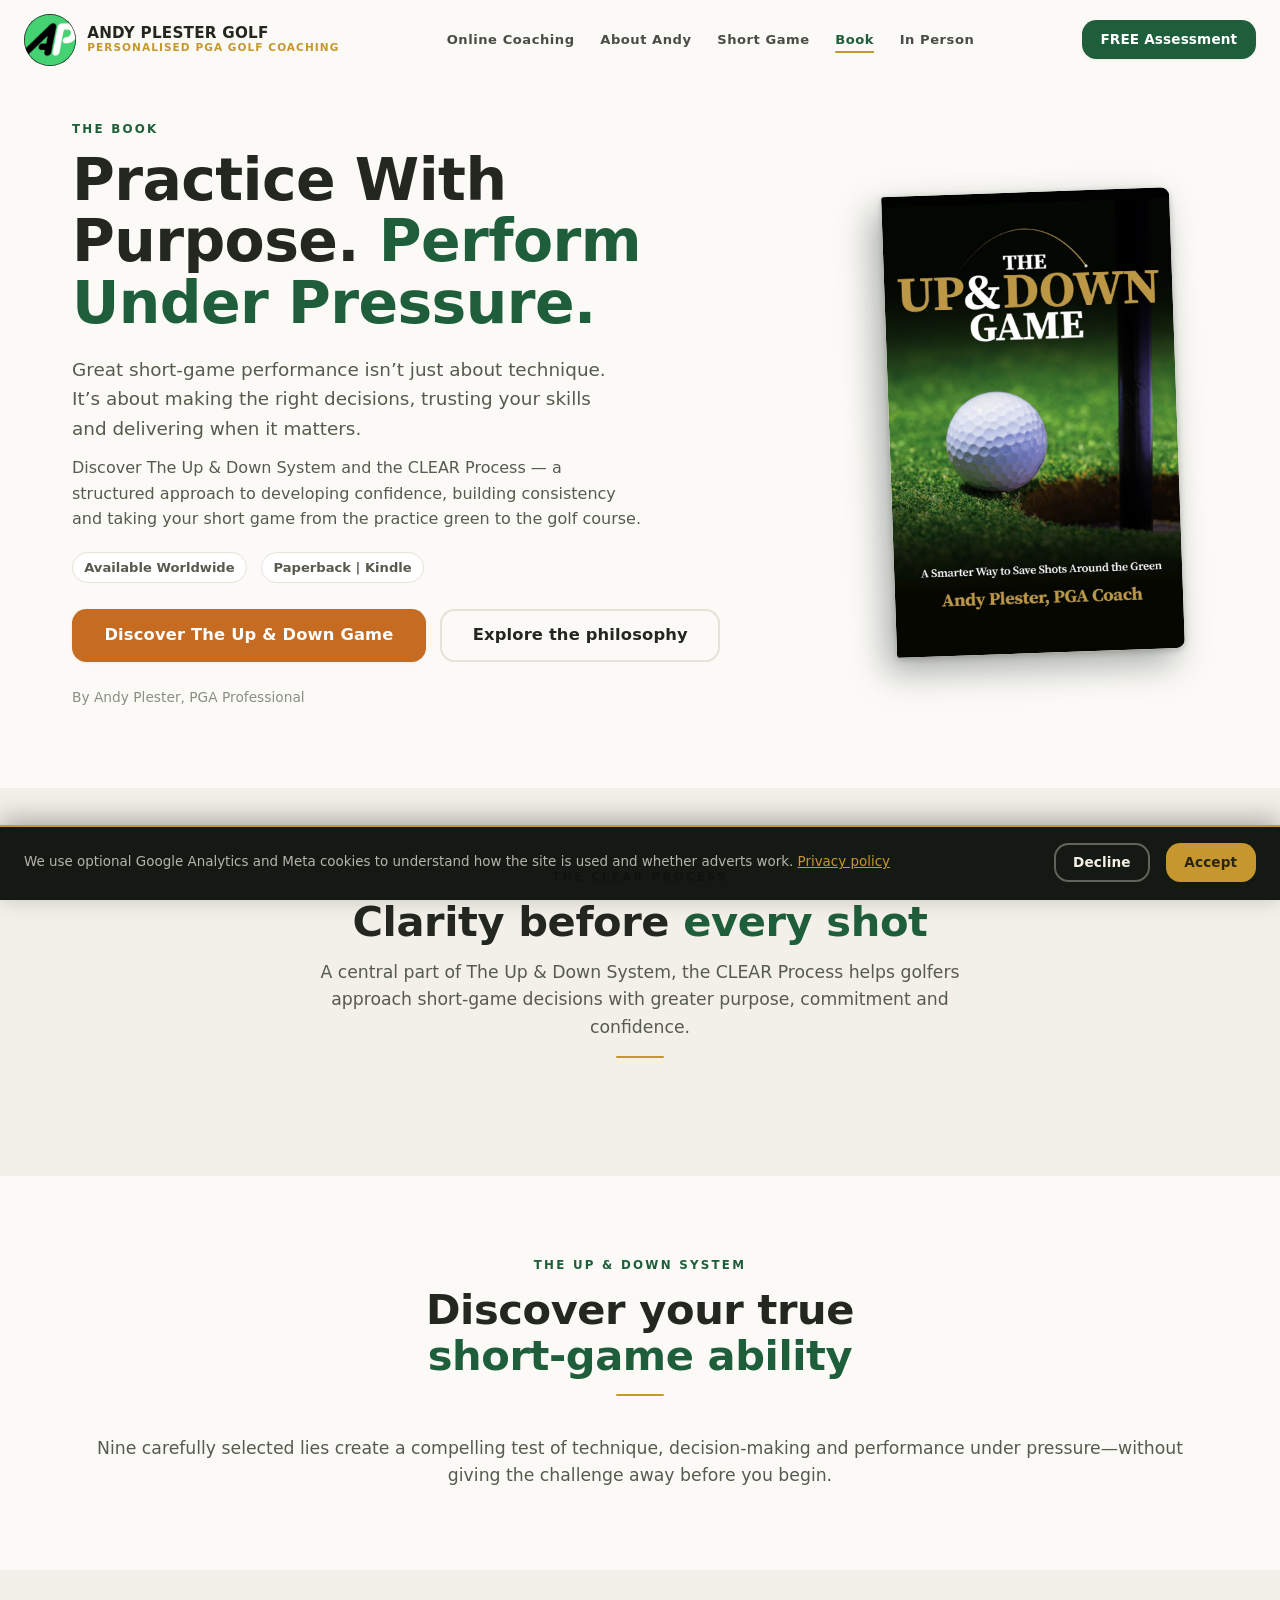
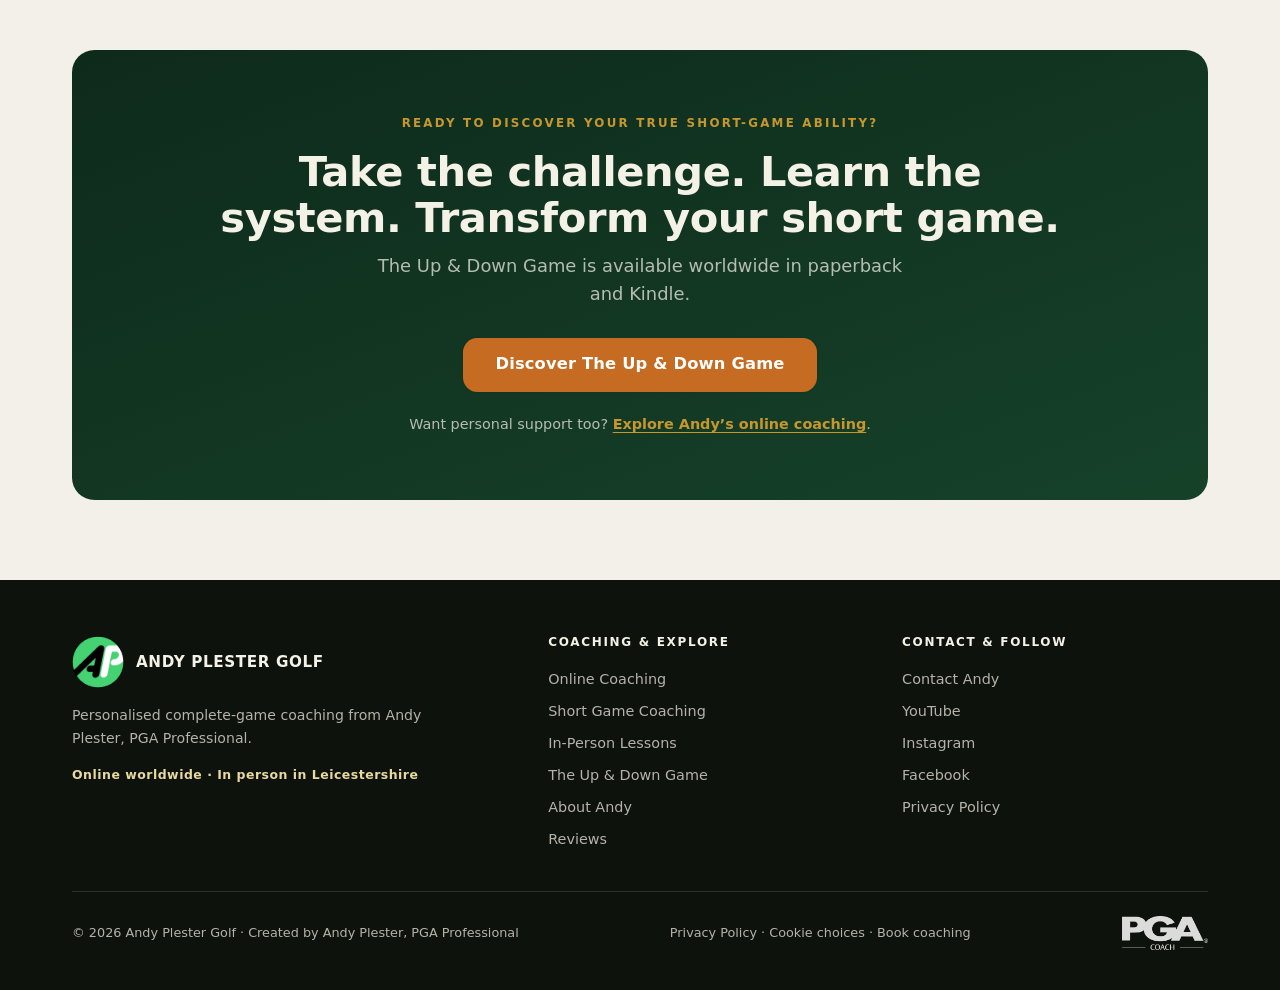
<file: book.html>
<!DOCTYPE html>
<html lang="en">
<head>
  <meta http-equiv="Content-Security-Policy" data-desk="site-policy" content="default-src 'self'; script-src 'self' 'unsafe-inline' https://www.googletagmanager.com/gtag/js; style-src 'self' 'unsafe-inline' https://fonts.googleapis.com; font-src 'self' https://fonts.gstatic.com data:; img-src 'self' data: https://www.google-analytics.com https://www.googletagmanager.com https://i.ytimg.com; media-src 'self'; connect-src 'self' https://www.google-analytics.com https://*.google-analytics.com https://*.analytics.google.com https://www.googletagmanager.com; frame-src https://www.youtube-nocookie.com https://www.youtube.com; form-action 'self' https://api.web3forms.com https://andyplestergolf.com; object-src 'none'; base-uri 'self'; worker-src 'none'; manifest-src 'self'">
  <script>
    window.enableGoogleAnalytics = function () {
      if (window.googleAnalyticsLoaded) return;
      window.googleAnalyticsLoaded = true;
      window.dataLayer = window.dataLayer || [];
      window.gtag = function () { window.dataLayer.push(arguments); };
      window.gtag('js', new Date());
      window.gtag('config', 'G-MDRBPBXDRX');
      var script = document.createElement('script');
      script.async = true;
      script.src = 'https://www.googletagmanager.com/gtag/js?id=G-MDRBPBXDRX';
      document.head.appendChild(script);
    };
    try { if (localStorage.getItem('apg-cookie-choice') === 'accept') window.enableGoogleAnalytics(); } catch (e) {}
  </script>
  <meta charset="UTF-8">
  <meta name="viewport" content="width=device-width, initial-scale=1.0">
  <title>The Up &amp; Down Game Book | Andy Plester Golf</title>
  <meta name="description" content="Build short-game confidence and perform under pressure with The Up & Down Game, The Up & Down System and the CLEAR Process.">
  <link rel="canonical" href="https://andyplestergolf.com/book.html">
  <link rel="icon" href="favicon.ico?v=20261104" sizes="any">
  <link rel="icon" type="image/png" sizes="16x16" href="images/favicon-16x16.png?v=20261104">
  <link rel="icon" type="image/png" sizes="32x32" href="images/favicon-32x32.png?v=20261104">
  <link rel="icon" type="image/png" sizes="48x48" href="images/favicon-48x48.png?v=20261104">
  <link rel="apple-touch-icon" sizes="180x180" href="images/apple-touch-icon.png?v=20261104">
  <link rel="manifest" href="site.webmanifest?v=20261104">
  <meta name="theme-color" content="#117a4b">
  <meta property="og:type" content="book">
  <meta property="og:site_name" content="Andy Plester Golf">
  <meta property="og:title" content="The Up & Down Game Book | Andy Plester Golf">
  <meta property="og:description" content="Practice with purpose, build short-game confidence and perform under pressure with The Up & Down System and the CLEAR Process.">
  <meta property="og:url" content="https://andyplestergolf.com/book.html">
  <meta property="og:image" content="https://andyplestergolf.com/book-cover.jpg">
  <meta name="twitter:card" content="summary_large_image">
  <link rel="preconnect" href="https://fonts.googleapis.com">
  <link rel="preconnect" href="https://fonts.gstatic.com" crossorigin>
  <link href="https://fonts.googleapis.com/css2?family=Syne:wght@400;500;600;700;800&display=swap" rel="stylesheet">
  <script>document.documentElement.className += " js";</script>
  <link rel="stylesheet" href="brand.css">
  <script type="application/ld+json">
  {"@context":"https://schema.org","@type":"Book","name":"The Up & Down Game","author":{"@type":"Person","name":"Andy Plester","jobTitle":"PGA Professional and Master Club Fitter"},"bookFormat":"https://schema.org/Paperback","inLanguage":"en","url":"https://www.amazon.co.uk/dp/B0H3FBJCKP","about":["The Up & Down System","The CLEAR Process","golf short-game performance"]}
  </script>
</head>
<body class="book-page">
  <header class="site-header is-scrolled" id="top">
    <a href="index.html" class="brand-lockup" aria-label="Andy Plester Golf, home">
      <img src="images/ap-logo.png" alt="Andy Plester AP logo" width="52" height="52" class="brand-badge brand-badge--ap">
      <span class="brand-text">
        <span class="brand-name">ANDY PLESTER GOLF</span>
        <span class="brand-strap">Personalised PGA Golf Coaching</span>
      </span>
    </a>
    <nav class="nav" aria-label="Main navigation">
      <a href="coaching.html" class="nav-link">Online Coaching</a><a href="about.html" class="nav-link">About Andy</a><a href="up-and-down-system.html" class="nav-link">Short Game</a><a href="book.html" class="nav-link">Book</a><a href="index.html#in-person" class="nav-link">In Person</a>
    </nav>
    <a href="https://skillest.com/coach/andyplester#evaluation" class="btn btn-assessment btn-sm header-cta" target="_blank" rel="noopener">FREE Assessment</a>
    <button type="button" class="menu-toggle" aria-label="Open menu" aria-expanded="false" aria-controls="mobile-menu">
      <span class="menu-toggle-bar"></span><span class="menu-toggle-bar"></span><span class="menu-toggle-bar"></span>
    </button>
  </header>
  <nav class="mobile-menu" id="mobile-menu" aria-label="Mobile" aria-hidden="true">
    <a href="index.html" class="mobile-link">Home</a>
    <a href="coaching.html" class="mobile-link">Online Golf Coaching</a>
    <a href="up-and-down-system.html" class="mobile-link">Short Game Coaching</a>
    <a href="index.html#in-person" class="mobile-link">In-Person Lessons</a>
    <a href="book.html" class="mobile-link">The Up &amp; Down Game — Book</a>
    <a href="about.html" class="mobile-link">About Andy</a>
    <a href="index.html#reviews" class="mobile-link">Reviews</a>
    <a href="https://skillest.com/coach/andyplester#evaluation" class="btn btn-assessment" target="_blank" rel="noopener">Get Your FREE Golf Assessment</a>
  </nav>
  <div class="menu-backdrop" aria-hidden="true"></div>

  <main>
    <!-- HERO -->
    <section class="hero">
      <div class="wrap">
        <div class="hero-grid">
          <div class="hero-copy reveal">
            <p class="eyebrow">The Book</p>
            <h1>Practice With Purpose. <em>Perform Under Pressure.</em></h1>
            <p class="hero-sub">Great short-game performance isn’t just about technique. It’s about making the right decisions, trusting your skills and delivering when it matters.</p>
            <p class="book-intro">Discover The Up &amp; Down System and the CLEAR Process — a structured approach to developing confidence, building consistency and taking your short game from the practice green to the golf course.</p>
            <div class="book-meta" style="margin:0 0 1.6rem">
              <span class="tag">Available Worldwide</span>
              <span class="tag">Paperback&nbsp;|&nbsp;Kindle</span>
            </div>
            <div class="hero-cta">
              <a href="https://www.amazon.co.uk/dp/B0H3FBJCKP" class="btn btn-book btn-lg" target="_blank" rel="noopener">Discover The Up &amp; Down Game</a>
              <a href="#clear" class="btn btn-ghost btn-lg">Explore the philosophy</a>
            </div>
            <p class="hero-created" style="margin-top:1.5rem;color:var(--ink-faint);font-size:.86rem">By Andy Plester, PGA Professional</p>
          </div>
          <div class="reveal" style="display:flex;justify-content:center">
            <div class="book-cover" style="max-width:18rem">
              <img src="book-cover.jpg" alt="The Up & Down Game by Andy Plester book cover" width="812" height="1300">
            </div>
          </div>
        </div>
      </div>
    </section>

    <!-- CLEAR PROCESS -->
    <section class="section" id="clear" style="background:var(--panel)">
      <div class="wrap">
        <div class="section-head center reveal">
          <p class="eyebrow">The CLEAR Process</p>
          <h2 class="section-title">Clarity before <em>every shot</em></h2>
          <p class="section-intro">A central part of The Up &amp; Down System, the CLEAR Process helps golfers approach short-game decisions with greater purpose, commitment and confidence.</p>
          <div class="gold-rule"></div>
        </div>
      </div>
    </section>

    <!-- WHAT YOU LEARN -->
    <section class="section">
      <div class="wrap">
        <div class="section-head center reveal">
          <p class="eyebrow">The Up &amp; Down System</p>
          <h2 class="section-title">Discover your true <em>short-game ability</em></h2>
          <div class="gold-rule"></div>
        </div>
        <p class="section-intro center" style="margin-inline:auto">Nine carefully selected lies create a compelling test of technique, decision-making and performance under pressure—without giving the challenge away before you begin.</p>
      </div>
    </section>

    <!-- BUY CTA -->
    <section class="section" style="background:var(--panel)">
      <div class="wrap">
        <div class="club reveal">
          <div class="club-inner" style="text-align:center">
            <span class="eyebrow on-dark" style="display:block">Ready to discover your true short-game ability?</span>
            <h2>Take the challenge. Learn the system. Transform your short game.</h2>
            <p class="club-lead" style="margin:0 auto 1.8rem">The Up &amp; Down Game is available worldwide in paperback and Kindle.</p>
            <div class="hero-cta" style="justify-content:center">
              <a href="https://www.amazon.co.uk/dp/B0H3FBJCKP" class="btn btn-book btn-lg" target="_blank" rel="noopener">Discover The Up &amp; Down Game</a>
            </div>
            <p class="book-coaching-link">Want personal support too? <a href="coaching.html">Explore Andy’s online coaching</a>.</p>
          </div>
        </div>
      </div>
    </section>
  </main>

  <footer class="site-footer">
    <div class="wrap">
      <div class="footer-top">
        <div>
          <div class="footer-brand">
            <img src="images/ap-logo.png" alt="" width="52" height="52">
            <span class="fb-name">Andy Plester Golf</span>
          </div>
          <p class="footer-strap">Personalised complete-game coaching from Andy Plester, PGA Professional.</p><p class="footer-credential">Online worldwide · In person in Leicestershire</p>
        </div>
        <div class="footer-col">
          <h2>Coaching &amp; Explore</h2><a href="coaching.html">Online Coaching</a><a href="up-and-down-system.html">Short Game Coaching</a><a href="index.html#in-person">In-Person Lessons</a><a href="book.html">The Up &amp; Down Game</a><a href="about.html">About Andy</a><a href="index.html#reviews">Reviews</a>
        </div>
        <div class="footer-col">
          <h2>Contact &amp; Follow</h2><a href="mailto:andrewplesterpga@gmail.com">Contact Andy</a>
          <a href="https://www.youtube.com/@andyplestergolf" target="_blank" rel="noopener">YouTube</a>
          <a href="https://www.instagram.com/andyplestergolf/" target="_blank" rel="noopener">Instagram</a>
          <a href="https://www.facebook.com/andyplestergolf/" target="_blank" rel="noopener">Facebook</a>
          <a href="privacy.html">Privacy Policy</a>
        </div>
      </div>
      <div class="footer-bottom">
        <span>© 2026 Andy Plester Golf · Created by Andy Plester, PGA Professional</span>
        <span><a href="privacy.html">Privacy Policy</a> · <a href="#" data-cookie-choices>Cookie choices</a> · <a href="https://skillest.com/coach/andyplester" target="_blank" rel="noopener">Book coaching</a></span>
        <img src="PGA_Coach%20(1).png" alt="PGA Coach" class="footer-pga" width="120" height="34">
      </div>
    </div>
  </footer>

  <script src="brand.js"></script>
</body>
</html>
</file>
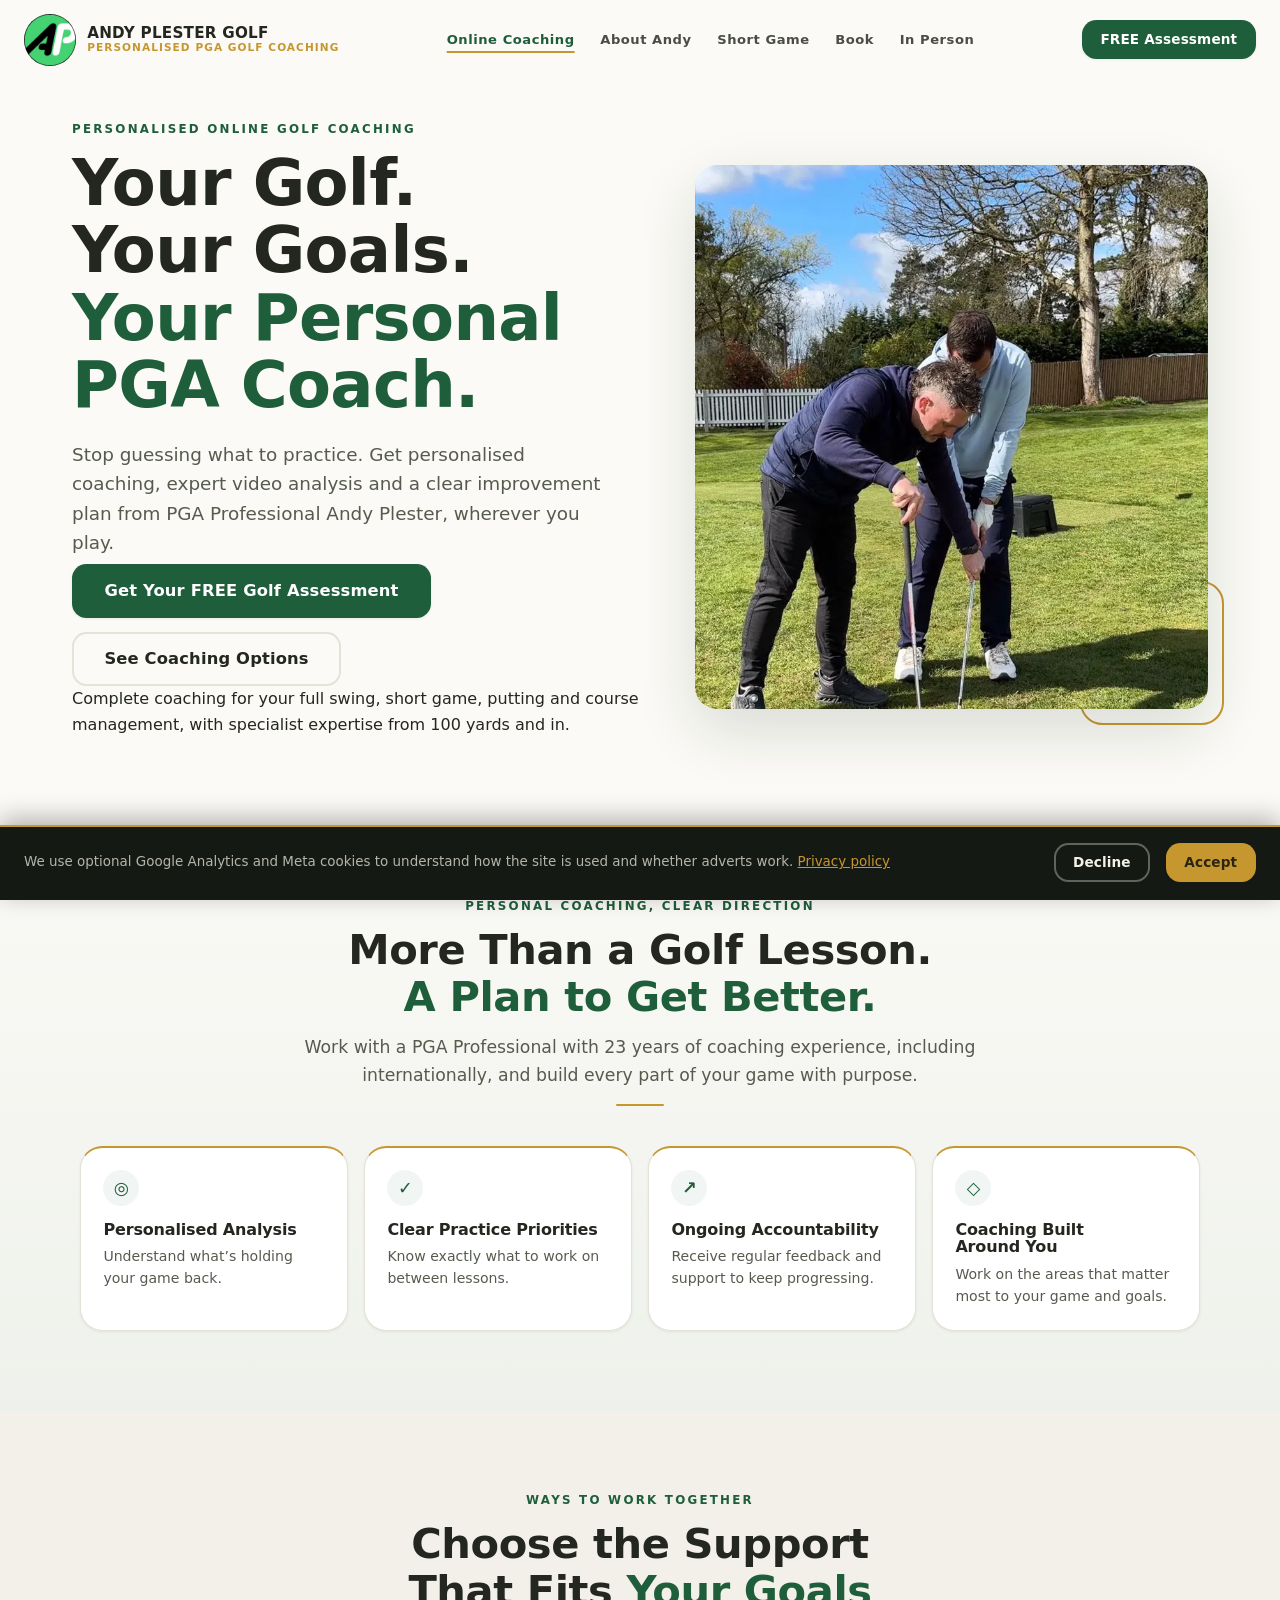
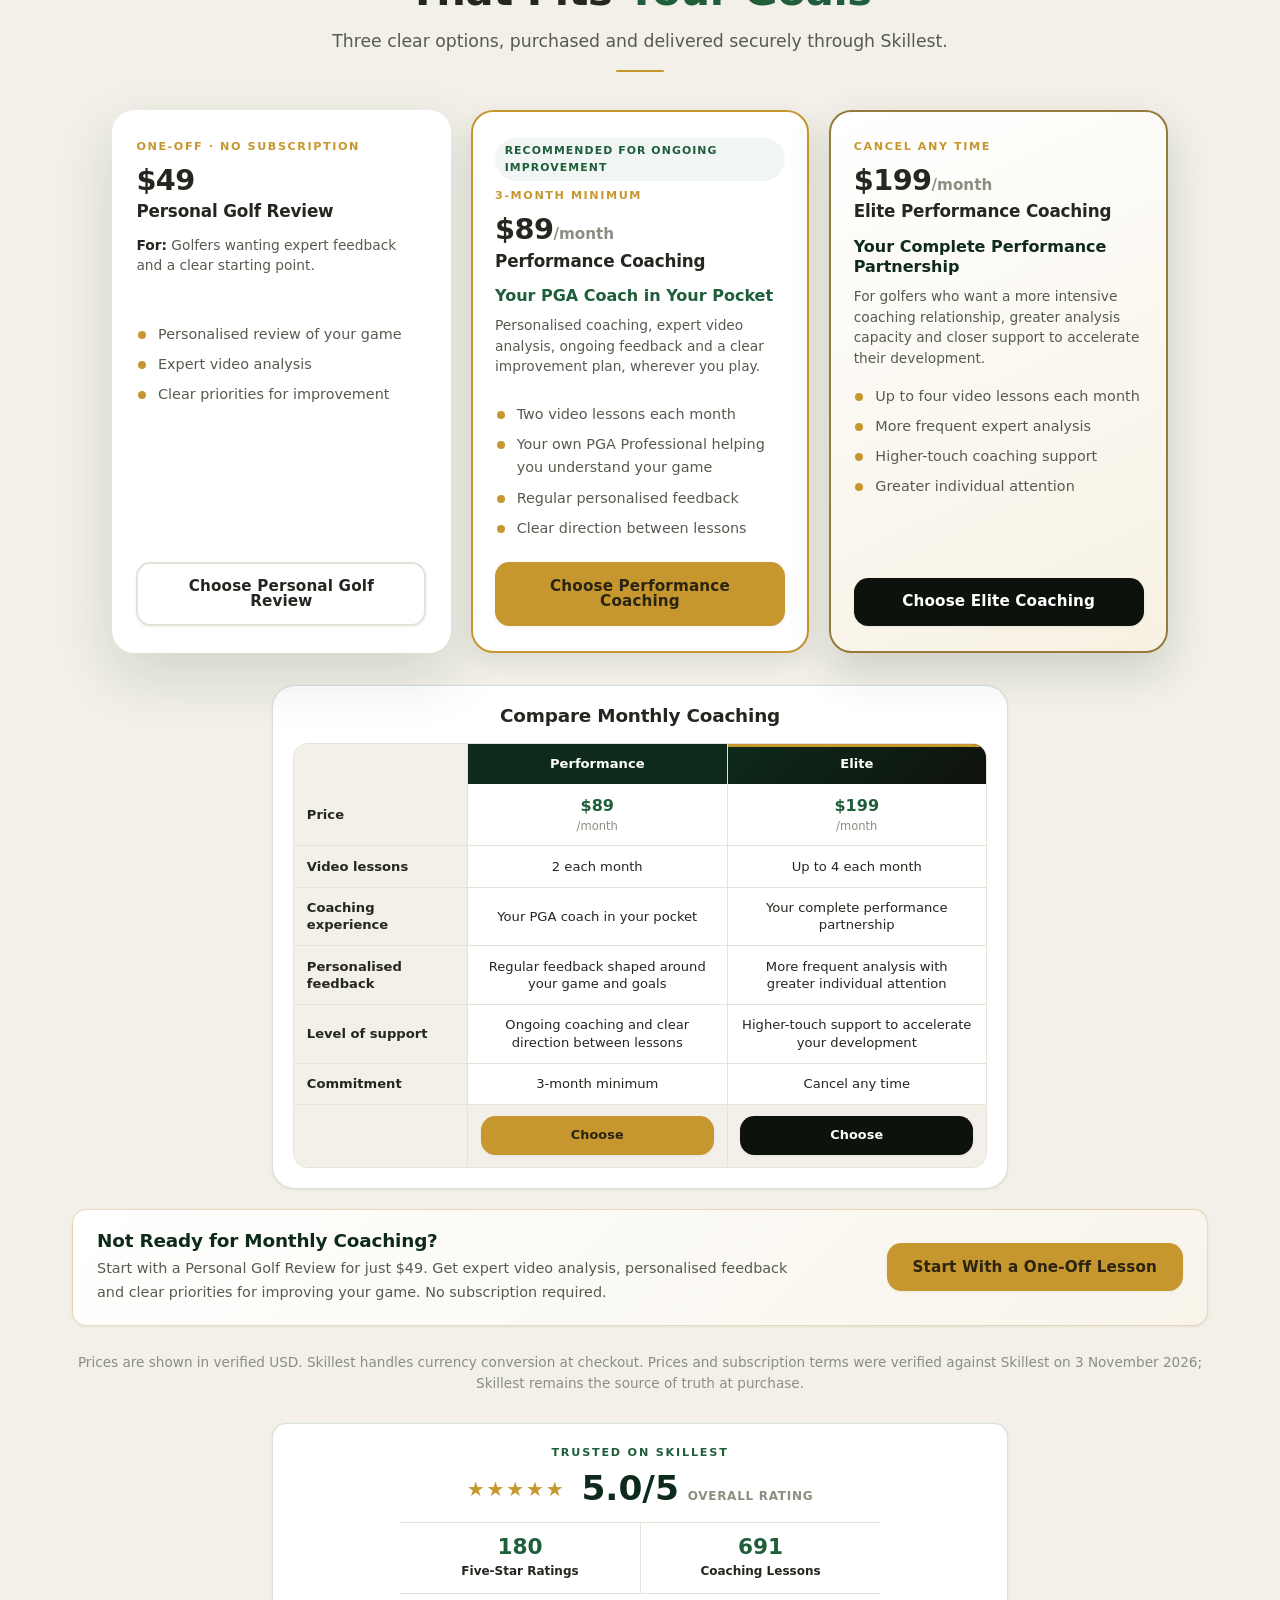
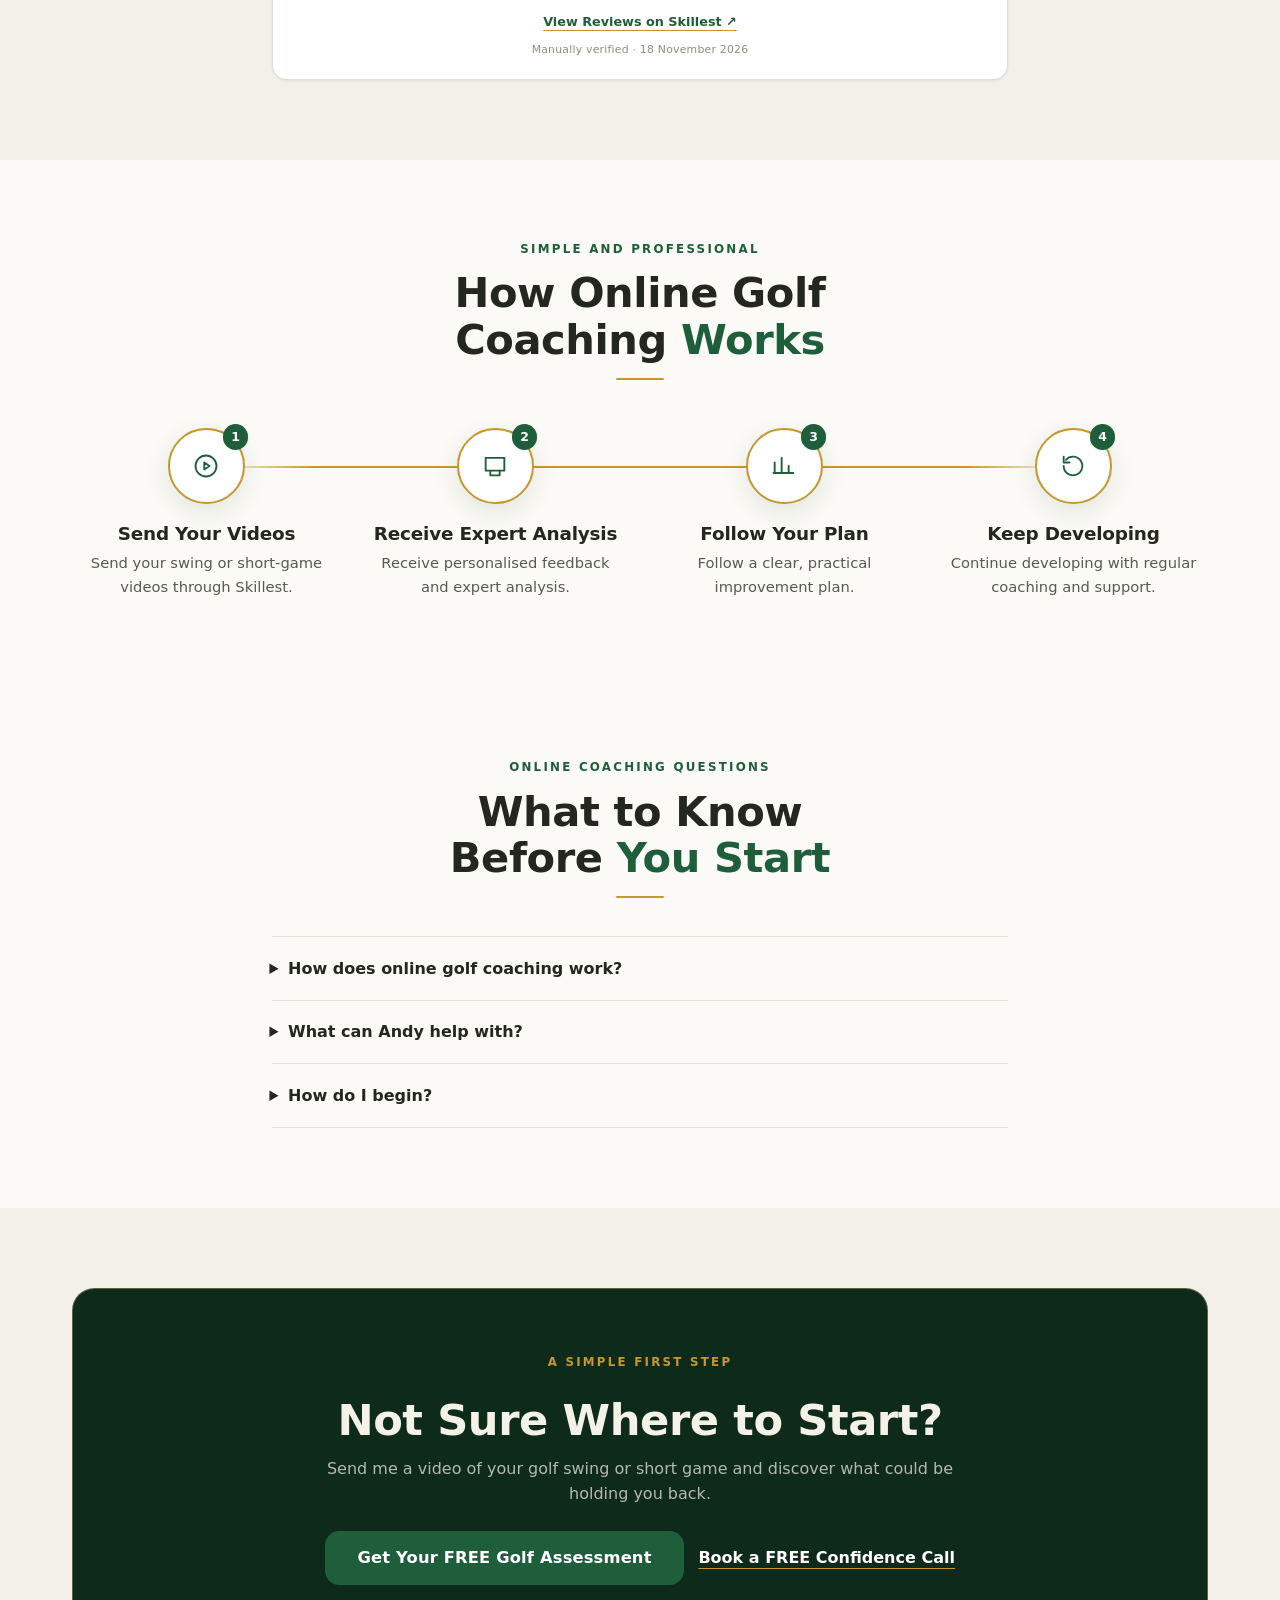
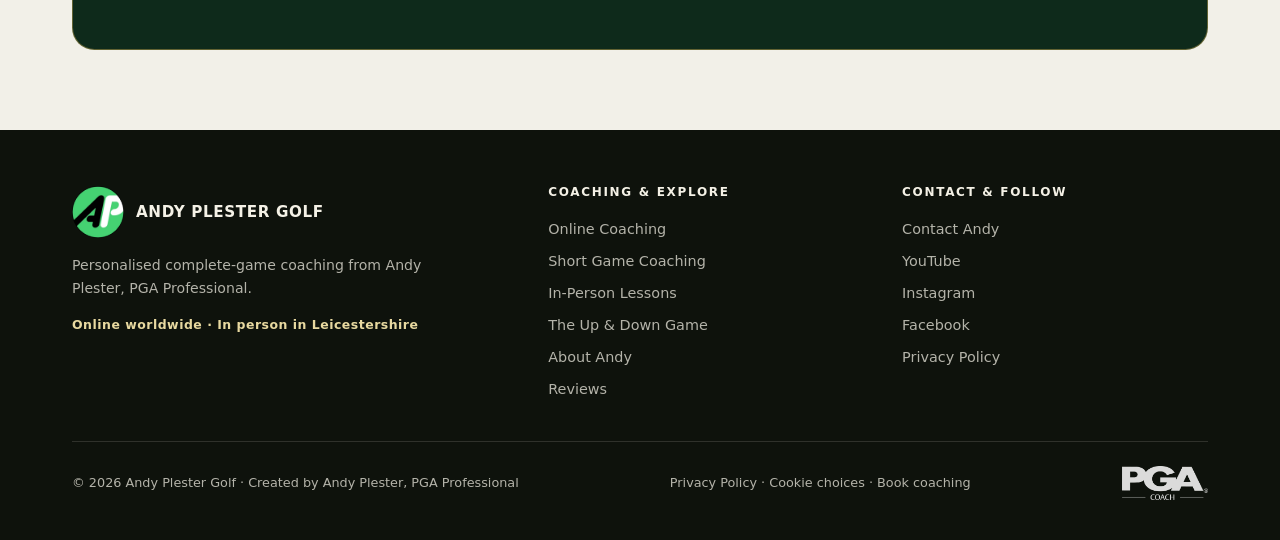
<file: coaching.html>
<!DOCTYPE html>
<html lang="en">
<head>
  <meta http-equiv="Content-Security-Policy" data-desk="site-policy" content="default-src 'self'; script-src 'self' 'unsafe-inline' https://www.googletagmanager.com/gtag/js; style-src 'self' 'unsafe-inline' https://fonts.googleapis.com; font-src 'self' https://fonts.gstatic.com data:; img-src 'self' data: https://www.google-analytics.com https://www.googletagmanager.com https://i.ytimg.com; media-src 'self'; connect-src 'self' https://www.google-analytics.com https://*.google-analytics.com https://*.analytics.google.com https://www.googletagmanager.com; frame-src https://www.youtube-nocookie.com https://www.youtube.com; form-action 'self' https://api.web3forms.com https://andyplestergolf.com; object-src 'none'; base-uri 'self'; worker-src 'none'; manifest-src 'self'">
  <script>
    window.enableGoogleAnalytics = function () {
      if (window.googleAnalyticsLoaded) return;
      window.googleAnalyticsLoaded = true;
      window.dataLayer = window.dataLayer || [];
      window.gtag = function () { window.dataLayer.push(arguments); };
      window.gtag('js', new Date());
      window.gtag('config', 'G-MDRBPBXDRX');
      var script = document.createElement('script');
      script.async = true;
      script.src = 'https://www.googletagmanager.com/gtag/js?id=G-MDRBPBXDRX';
      document.head.appendChild(script);
    };
    try { if (localStorage.getItem('apg-cookie-choice') === 'accept') window.enableGoogleAnalytics(); } catch (e) {}
  </script>
  <meta charset="UTF-8">
  <meta name="viewport" content="width=device-width, initial-scale=1.0">
  <title>Online Golf Lessons with a PGA Coach | Andy Plester</title>
  <meta name="description" content="Personalised online golf lessons with PGA Professional Andy Plester. Compare Skillest coaching options and start with a free golf assessment.">
  <link rel="canonical" href="https://andyplestergolf.com/coaching.html">
  <link rel="icon" href="favicon.ico?v=20261104" sizes="any">
  <link rel="icon" type="image/png" sizes="16x16" href="images/favicon-16x16.png?v=20261104">
  <link rel="icon" type="image/png" sizes="32x32" href="images/favicon-32x32.png?v=20261104">
  <link rel="icon" type="image/png" sizes="48x48" href="images/favicon-48x48.png?v=20261104">
  <link rel="apple-touch-icon" sizes="180x180" href="images/apple-touch-icon.png?v=20261104">
  <link rel="manifest" href="site.webmanifest?v=20261104">
  <meta name="theme-color" content="#117a4b">
  <meta property="og:type" content="website">
  <meta property="og:site_name" content="Andy Plester Golf">
  <meta property="og:title" content="Online Golf Lessons with a PGA Coach | Andy Plester">
  <meta property="og:description" content="Personalised online lessons for your whole game from PGA Professional Andy Plester, delivered worldwide through Skillest.">
  <meta property="og:url" content="https://andyplestergolf.com/coaching.html">
  <meta property="og:image" content="https://andyplestergolf.com/coaching-hero.jpeg">
  <meta name="twitter:card" content="summary_large_image">
  <link rel="preconnect" href="https://fonts.googleapis.com">
  <link rel="preconnect" href="https://fonts.gstatic.com" crossorigin>
  <link href="https://fonts.googleapis.com/css2?family=Syne:wght@400;500;600;700;800&display=swap" rel="stylesheet">
  <script>document.documentElement.className += " js";</script>
  <link rel="stylesheet" href="brand.css">
  <script type="application/ld+json">
  {"@context":"https://schema.org","@graph":[{"@type":"Service","name":"Online golf coaching with Andy Plester","description":"Personalised online coaching for the complete golf game, delivered worldwide through Skillest.","provider":{"@type":"Person","name":"Andy Plester","jobTitle":"PGA Professional"},"areaServed":"Worldwide","offers":[{"@type":"Offer","name":"Personal Golf Review","price":"49","priceCurrency":"USD","url":"https://skillest.com/coach/andyplester#package-NYbRpT5sR65aeDj5v"},{"@type":"Offer","name":"Performance Coaching","price":"89","priceCurrency":"USD","url":"https://skillest.com/coach/andyplester#plan-GfDfyPRKSPhj6cGip"},{"@type":"Offer","name":"Elite Performance Coaching","price":"199","priceCurrency":"USD","url":"https://skillest.com/coach/andyplester#plan-ESWcXmhJSN8nLbb2G"}]},{"@type":"FAQPage","mainEntity":[{"@type":"Question","name":"How does online golf coaching work?","acceptedAnswer":{"@type":"Answer","text":"Record your golf swing and send the videos through Skillest. Andy reviews them and sends personalised feedback with clear priorities for your practice."}},{"@type":"Question","name":"What can Andy help with?","acceptedAnswer":{"@type":"Answer","text":"Andy coaches the complete game, including driving, iron play, short game, putting, course management, practice and confidence. Your coaching is based on your own game and goals."}},{"@type":"Question","name":"How do I begin?","acceptedAnswer":{"@type":"Answer","text":"Start with the free golf assessment on Skillest. Andy can then identify the most useful next step for your game."}}]}]}
  </script>
</head>
<body>
  <header class="site-header is-scrolled" id="top">
    <a href="index.html" class="brand-lockup" aria-label="Andy Plester Golf, home">
      <img src="images/ap-logo.png" alt="Andy Plester AP logo" width="52" height="52" class="brand-badge brand-badge--ap">
      <span class="brand-text">
        <span class="brand-name">ANDY PLESTER GOLF</span>
        <span class="brand-strap">Personalised PGA Golf Coaching</span>
      </span>
    </a>
    <nav class="nav" aria-label="Main navigation">
      <a href="coaching.html" class="nav-link">Online Coaching</a><a href="about.html" class="nav-link">About Andy</a><a href="up-and-down-system.html" class="nav-link">Short Game</a><a href="book.html" class="nav-link">Book</a><a href="index.html#in-person" class="nav-link">In Person</a>
    </nav>
    <a href="https://skillest.com/coach/andyplester#evaluation" class="btn btn-assessment btn-sm header-cta" target="_blank" rel="noopener">FREE Assessment</a>
    <button type="button" class="menu-toggle" aria-label="Open menu" aria-expanded="false" aria-controls="mobile-menu">
      <span class="menu-toggle-bar"></span><span class="menu-toggle-bar"></span><span class="menu-toggle-bar"></span>
    </button>
  </header>
  <nav class="mobile-menu" id="mobile-menu" aria-label="Mobile" aria-hidden="true">
    <a href="index.html" class="mobile-link">Home</a>
    <a href="coaching.html" class="mobile-link">Online Golf Coaching</a>
    <a href="up-and-down-system.html" class="mobile-link">Short Game Coaching</a>
    <a href="index.html#in-person" class="mobile-link">In-Person Lessons</a>
    <a href="book.html" class="mobile-link">The Up &amp; Down Game — Book</a>
    <a href="about.html" class="mobile-link">About Andy</a>
    <a href="index.html#reviews" class="mobile-link">Reviews</a>
    <a href="https://skillest.com/coach/andyplester#evaluation" class="btn btn-assessment" target="_blank" rel="noopener">Get Your FREE Golf Assessment</a>
  </nav>
  <div class="menu-backdrop" aria-hidden="true"></div>

  <main>
    <section class="hero"><div class="wrap"><div class="hero-grid">
      <div class="hero-copy reveal"><p class="eyebrow">Personalised Online Golf Coaching</p><h1>Your Golf. Your Goals. <em>Your Personal PGA Coach.</em></h1><p class="hero-sub">Stop guessing what to practice. Get personalised coaching, expert video analysis and a clear improvement plan from PGA Professional Andy Plester, wherever you play.</p><div class="hero-cta"><a href="https://skillest.com/coach/andyplester#evaluation" class="btn btn-assessment btn-lg" target="_blank" rel="noopener">Get Your FREE Golf Assessment</a><a href="#plans" class="btn btn-ghost btn-lg">See Coaching Options</a></div><p class="hero-created">Complete coaching for your full swing, short game, putting and course management, with specialist expertise from 100 yards and in.</p></div>
      <div class="hero-media reveal"><div class="media-frame"><img class="zoom" src="coaching-hero.webp" alt="PGA Professional Andy Plester giving a golfer personalised coaching on the practice ground" width="804" height="1400" fetchpriority="high" decoding="async"></div></div>
    </div></div></section>

    <section class="section coaching-value" aria-labelledby="coaching-value-title"><div class="wrap">
      <div class="section-head center reveal"><p class="eyebrow">Personal Coaching, Clear Direction</p><h2 class="section-title" id="coaching-value-title">More Than a Golf Lesson. <em>A Plan to Get Better.</em></h2><p class="section-intro">Work with a PGA Professional with 23 years of coaching experience, including internationally, and build every part of your game with purpose.</p><div class="gold-rule"></div></div>
      <div class="benefit-grid"><article class="benefit-card"><span class="benefit-icon" aria-hidden="true">◎</span><h3>Personalised Analysis</h3><p>Understand what’s holding your game back.</p></article><article class="benefit-card"><span class="benefit-icon" aria-hidden="true">✓</span><h3>Clear Practice Priorities</h3><p>Know exactly what to work on between lessons.</p></article><article class="benefit-card"><span class="benefit-icon" aria-hidden="true">↗</span><h3>Ongoing Accountability</h3><p>Receive regular feedback and support to keep progressing.</p></article><article class="benefit-card"><span class="benefit-icon" aria-hidden="true">◇</span><h3>Coaching Built Around You</h3><p>Work on the areas that matter most to your game and goals.</p></article></div>
    </div></section>

    <section class="section plans-section" id="plans"><div class="wrap">
      <div class="section-head center reveal"><p class="eyebrow">Ways to Work Together</p><h2 class="section-title">Choose the Support That Fits <em>Your Goals</em></h2><p class="section-intro">Three clear options, purchased and delivered securely through Skillest.</p><div class="gold-rule"></div></div>
      <div class="cards cards--three" data-stagger="90">
        <article class="card card--white"><span class="tier">One-off · No subscription</span><div class="price">$49</div><h3>Personal Golf Review</h3><p class="plan-for"><strong>For:</strong> Golfers wanting expert feedback and a clear starting point.</p><ul><li>Personalised review of your game</li><li>Expert video analysis</li><li>Clear priorities for improvement</li></ul><a href="https://skillest.com/coach/andyplester#package-NYbRpT5sR65aeDj5v" class="btn btn-white" target="_blank" rel="noopener">Choose Personal Golf Review</a></article>
        <article class="card card--gold featured-plan"><span class="badge-top">Recommended for Ongoing Improvement</span><span class="tier">3-month minimum</span><div class="price">$89<span class="per">/month</span></div><h3>Performance Coaching</h3><p class="plan-positioning">Your PGA Coach in Your Pocket</p><p class="plan-for">Personalised coaching, expert video analysis, ongoing feedback and a clear improvement plan, wherever you play.</p><ul><li>Two video lessons each month</li><li>Your own PGA Professional helping you understand your game</li><li>Regular personalised feedback</li><li>Clear direction between lessons</li></ul><a href="https://skillest.com/coach/andyplester#plan-GfDfyPRKSPhj6cGip" class="btn btn-gold" target="_blank" rel="noopener">Choose Performance Coaching</a></article>
        <article class="card card--dark elite-plan"><span class="tier">Cancel any time</span><div class="price">$199<span class="per">/month</span></div><h3>Elite Performance Coaching</h3><p class="plan-positioning">Your Complete Performance Partnership</p><p class="plan-for">For golfers who want a more intensive coaching relationship, greater analysis capacity and closer support to accelerate their development.</p><ul><li>Up to four video lessons each month</li><li>More frequent expert analysis</li><li>Higher-touch coaching support</li><li>Greater individual attention</li></ul><a href="https://skillest.com/coach/andyplester#plan-ESWcXmhJSN8nLbb2G" class="btn btn-dark" target="_blank" rel="noopener">Choose Elite Coaching</a></article>
      </div>
      <div class="monthly-compare" aria-labelledby="monthly-compare-title">
        <h3 id="monthly-compare-title">Compare Monthly Coaching</h3>
        <table class="compare-grid">
          <caption class="sr-only">Comparison of monthly online golf coaching packages</caption>
          <thead><tr><td></td><th scope="col">Performance</th><th scope="col" class="elite-column">Elite</th></tr></thead>
          <tbody>
            <tr><th scope="row">Price</th><td><strong>$89</strong><span>/month</span></td><td><strong>$199</strong><span>/month</span></td></tr>
            <tr><th scope="row">Video lessons</th><td>2 each month</td><td>Up to 4 each month</td></tr>
            <tr><th scope="row">Coaching experience</th><td>Your PGA coach in your pocket</td><td>Your complete performance partnership</td></tr>
            <tr><th scope="row">Personalised feedback</th><td>Regular feedback shaped around your game and goals</td><td>More frequent analysis with greater individual attention</td></tr>
            <tr><th scope="row">Level of support</th><td>Ongoing coaching and clear direction between lessons</td><td>Higher-touch support to accelerate your development</td></tr>
            <tr><th scope="row">Commitment</th><td>3-month minimum</td><td>Cancel any time</td></tr>
            <tr class="compare-actions"><td></td><td><a href="https://skillest.com/coach/andyplester#plan-GfDfyPRKSPhj6cGip" class="btn btn-gold" target="_blank" rel="noopener" aria-label="Choose Performance Coaching on Skillest">Choose</a></td><td><a href="https://skillest.com/coach/andyplester#plan-ESWcXmhJSN8nLbb2G" class="btn btn-dark" target="_blank" rel="noopener" aria-label="Choose Elite Performance Coaching on Skillest">Choose</a></td></tr>
          </tbody>
        </table>
      </div>
      <aside class="one-off-prompt" aria-labelledby="one-off-prompt-title">
        <div><h3 id="one-off-prompt-title">Not Ready for Monthly Coaching?</h3><p>Start with a Personal Golf Review for just $49. Get expert video analysis, personalised feedback and clear priorities for improving your game. No subscription required.</p></div>
        <a href="https://skillest.com/coach/andyplester#package-NYbRpT5sR65aeDj5v" class="btn btn-gold" target="_blank" rel="noopener">Start With a One-Off Lesson</a>
      </aside>
      <p class="cards-note">Prices are shown in verified USD. Skillest handles currency conversion at checkout. Prices and subscription terms were verified against Skillest on 3 November 2026; Skillest remains the source of truth at purchase.</p>
      <div class="skillest-proof-inner package-proof"><p class="skillest-proof-heading">Trusted on Skillest</p><div class="skillest-rating"><div class="skillest-stars" aria-label="Five out of five stars">★★★★★</div><p><strong>5.0/5</strong><span>Overall rating</span></p></div><dl class="skillest-figures"><div><dt>180</dt><dd>Five-Star Ratings</dd></div><div><dt>691</dt><dd>Coaching Lessons</dd></div></dl><a class="skillest-proof-link" href="https://skillest.com/coach/andyplester" target="_blank" rel="noopener">View Reviews on Skillest <span aria-hidden="true">↗</span></a><p class="skillest-proof-note">Manually verified · 18 November 2026</p></div>
    </div></section>

    <section class="section"><div class="wrap">
      <div class="section-head center reveal"><p class="eyebrow">Simple and Professional</p><h2 class="section-title">How Online Golf Coaching <em>Works</em></h2><div class="gold-rule"></div></div>
      <div class="steps steps--four" data-stagger="100"><div class="step"><div class="step-icon"><span class="n">1</span><svg viewBox="0 0 24 24" aria-hidden="true"><circle cx="12" cy="12" r="9"/><path d="M10.5 9l4.5 3-4.5 3z"/></svg></div><h3>Send Your Videos</h3><p>Send your swing or short-game videos through Skillest.</p></div><div class="step"><div class="step-icon"><span class="n">2</span><svg viewBox="0 0 24 24" aria-hidden="true"><path d="M4 5h16v11H4z"/><path d="M9 20h6M8 16v4M16 16v4"/></svg></div><h3>Receive Expert Analysis</h3><p>Receive personalised feedback and expert analysis.</p></div><div class="step"><div class="step-icon"><span class="n">3</span><svg viewBox="0 0 24 24" aria-hidden="true"><path d="M4 18V9M10 18V5M16 18v-6M20 18H3"/></svg></div><h3>Follow Your Plan</h3><p>Follow a clear, practical improvement plan.</p></div><div class="step"><div class="step-icon"><span class="n">4</span><svg viewBox="0 0 24 24" aria-hidden="true"><path d="M4 12a8 8 0 1 0 2-5.3"/><path d="M4 4v5h5"/></svg></div><h3>Keep Developing</h3><p>Continue developing with regular coaching and support.</p></div></div>
    </div></section>

    <section class="section coaching-faq" aria-labelledby="coaching-faq-title"><div class="wrap">
      <div class="section-head center"><p class="eyebrow">Online Coaching Questions</p><h2 class="section-title" id="coaching-faq-title">What to Know Before <em>You Start</em></h2><div class="gold-rule"></div></div>
      <div class="faq-list">
        <details><summary>How does online golf coaching work?</summary><p>Record your golf swing and send the videos through Skillest. Andy reviews them and sends personalised feedback with clear priorities for your practice.</p></details>
        <details><summary>What can Andy help with?</summary><p>Andy’s online golf lessons cover driving, iron play, putting, course management, practice and confidence. You can also explore his specialist <a href="up-and-down-system.html">online short-game coaching system</a>.</p></details>
        <details><summary>How do I begin?</summary><p>Start with the free Skillest golf assessment so Andy can look at your game. You can then choose the one-off review or the monthly personalised golf coaching package that suits your goals.</p></details>
      </div>
    </div></section>

    <section class="section coaching-entry" aria-labelledby="entry-title"><div class="wrap"><div class="cta-panel coaching-entry-panel reveal"><p class="eyebrow on-dark">A Simple First Step</p><h2 id="entry-title">Not Sure Where to Start?</h2><p>Send me a video of your golf swing or short game and discover what could be holding you back.</p><div class="hero-cta"><a href="https://skillest.com/coach/andyplester#evaluation" class="btn btn-assessment btn-lg" target="_blank" rel="noopener">Get Your FREE Golf Assessment</a><a href="https://skillest.com/coach/andyplester#con-iLdzrfHPYNPqDiDDv" class="entry-secondary" target="_blank" rel="noopener">Book a FREE Confidence Call</a></div></div></div></section>
  </main>

  <footer class="site-footer">
    <div class="wrap">
      <div class="footer-top">
        <div>
          <div class="footer-brand">
            <img src="images/ap-logo.png" alt="" width="52" height="52">
            <span class="fb-name">Andy Plester Golf</span>
          </div>
          <p class="footer-strap">Personalised complete-game coaching from Andy Plester, PGA Professional.</p><p class="footer-credential">Online worldwide · In person in Leicestershire</p>
        </div>
        <div class="footer-col">
          <h2>Coaching &amp; Explore</h2><a href="coaching.html">Online Coaching</a><a href="up-and-down-system.html">Short Game Coaching</a><a href="index.html#in-person">In-Person Lessons</a><a href="book.html">The Up &amp; Down Game</a><a href="about.html">About Andy</a><a href="index.html#reviews">Reviews</a>
        </div>
        <div class="footer-col">
          <h2>Contact &amp; Follow</h2><a href="mailto:andrewplesterpga@gmail.com">Contact Andy</a>
          <a href="https://www.youtube.com/@andyplestergolf" target="_blank" rel="noopener">YouTube</a>
          <a href="https://www.instagram.com/andyplestergolf/" target="_blank" rel="noopener">Instagram</a>
          <a href="https://www.facebook.com/andyplestergolf/" target="_blank" rel="noopener">Facebook</a>
          <a href="privacy.html">Privacy Policy</a>
        </div>
      </div>
      <div class="footer-bottom">
        <span>© 2026 Andy Plester Golf · Created by Andy Plester, PGA Professional</span>
        <span><a href="privacy.html">Privacy Policy</a> · <a href="#" data-cookie-choices>Cookie choices</a> · <a href="https://skillest.com/coach/andyplester" target="_blank" rel="noopener">Book coaching</a></span>
        <img src="PGA_Coach%20(1).png" alt="PGA Coach" class="footer-pga" width="120" height="34">
      </div>
    </div>
  </footer>

  <script src="brand.js"></script>
</body>
</html>
</file>
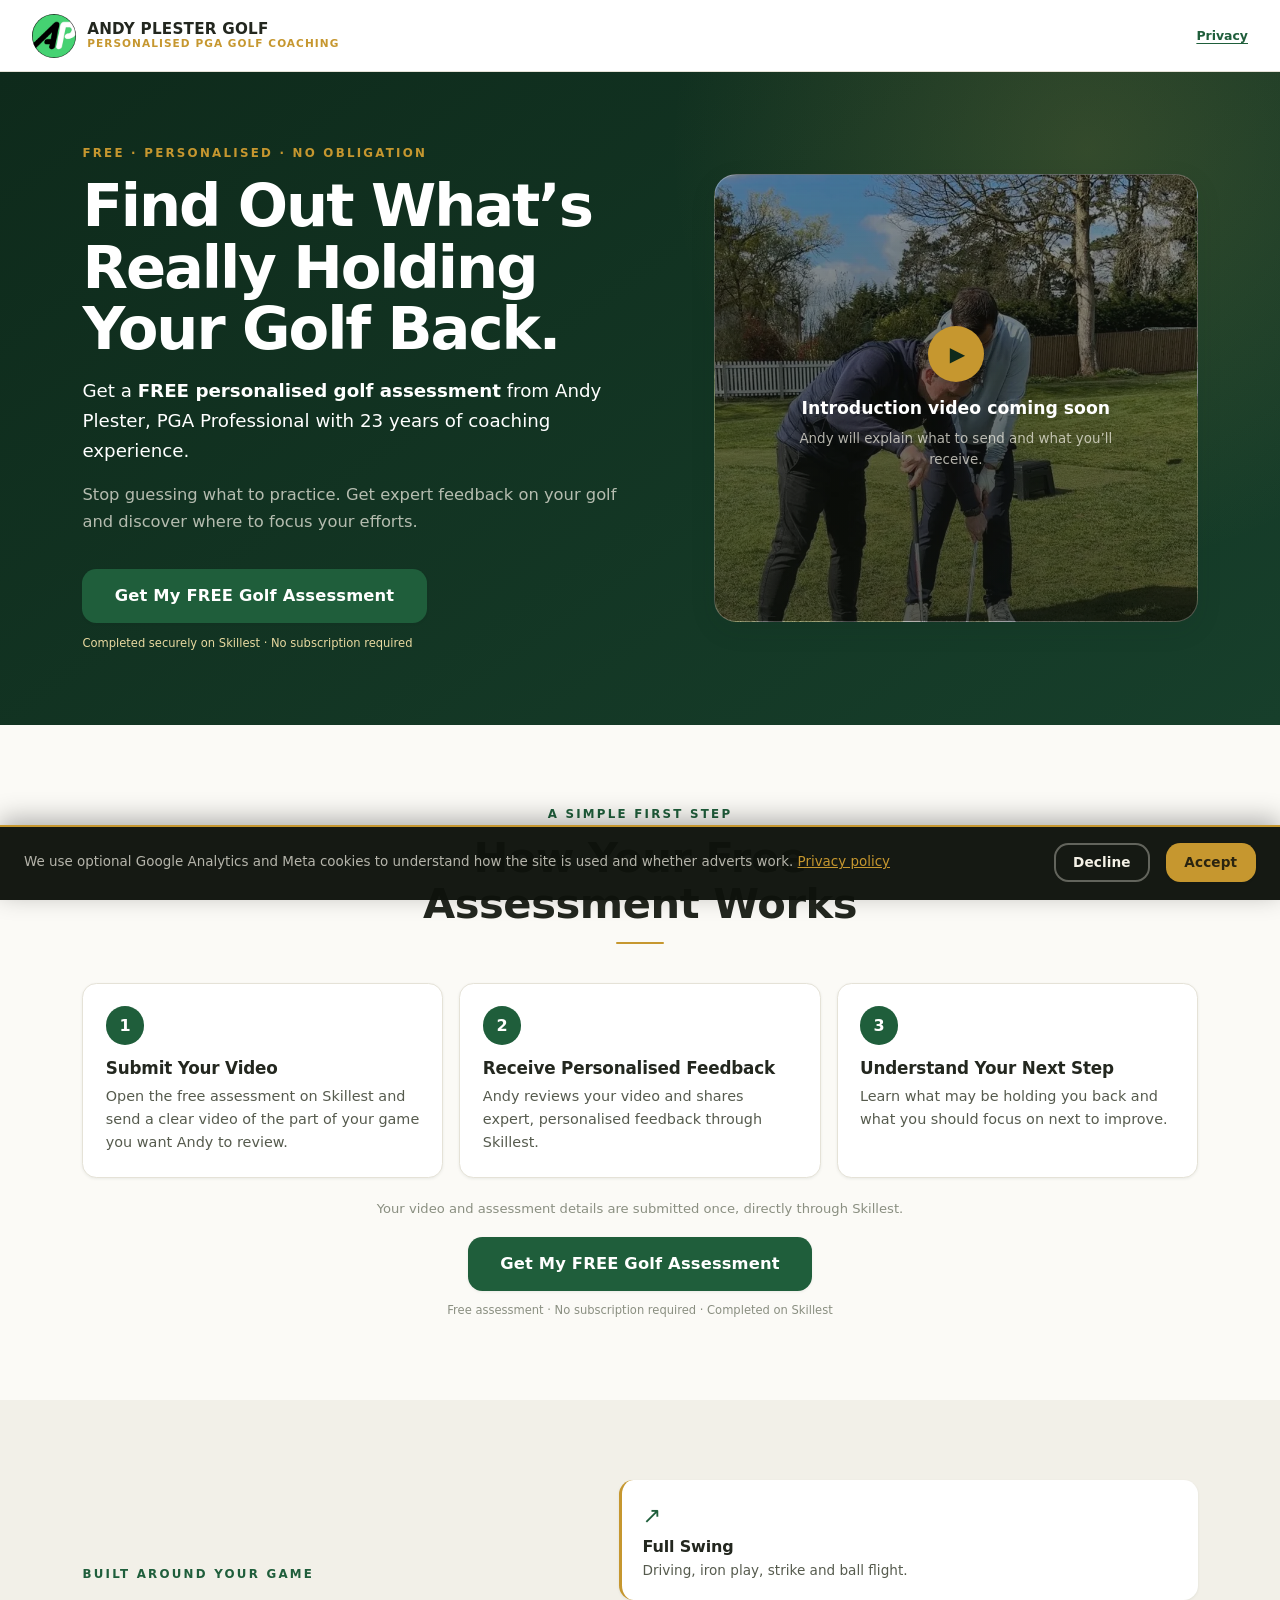
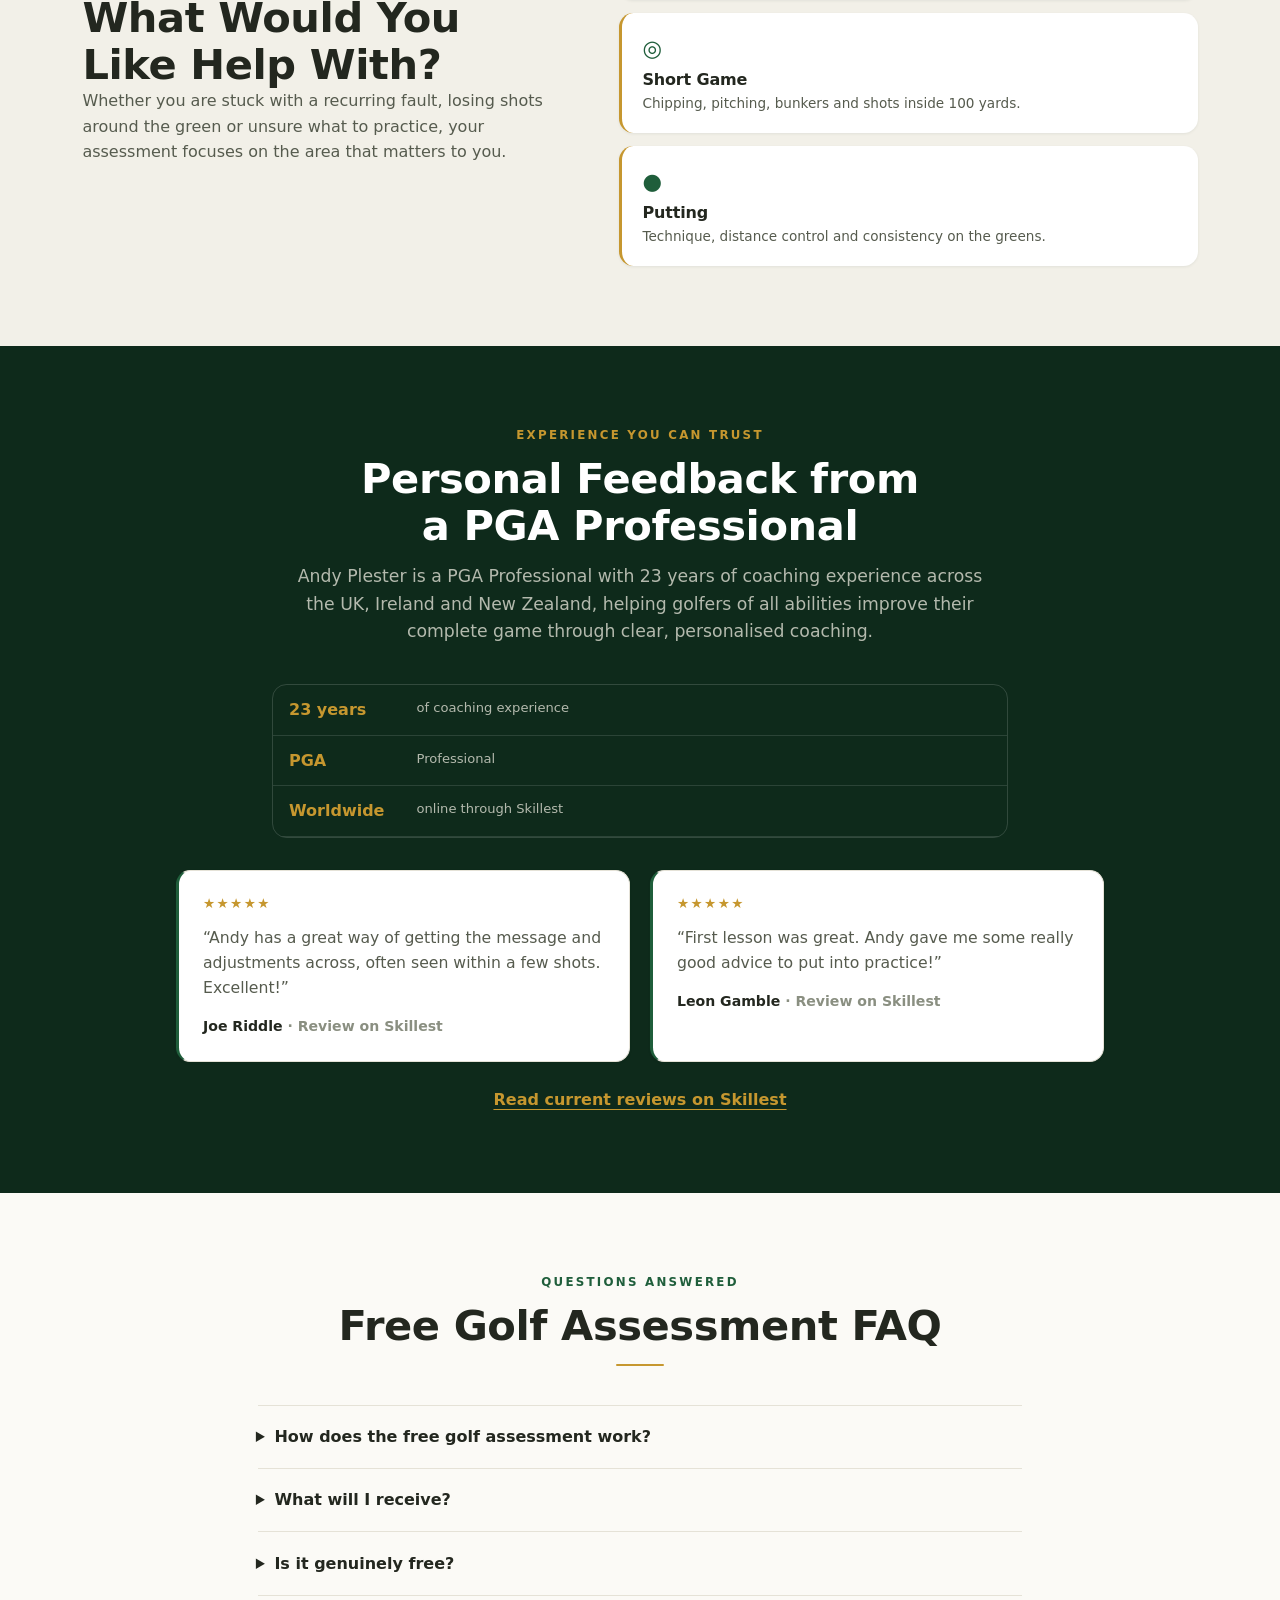
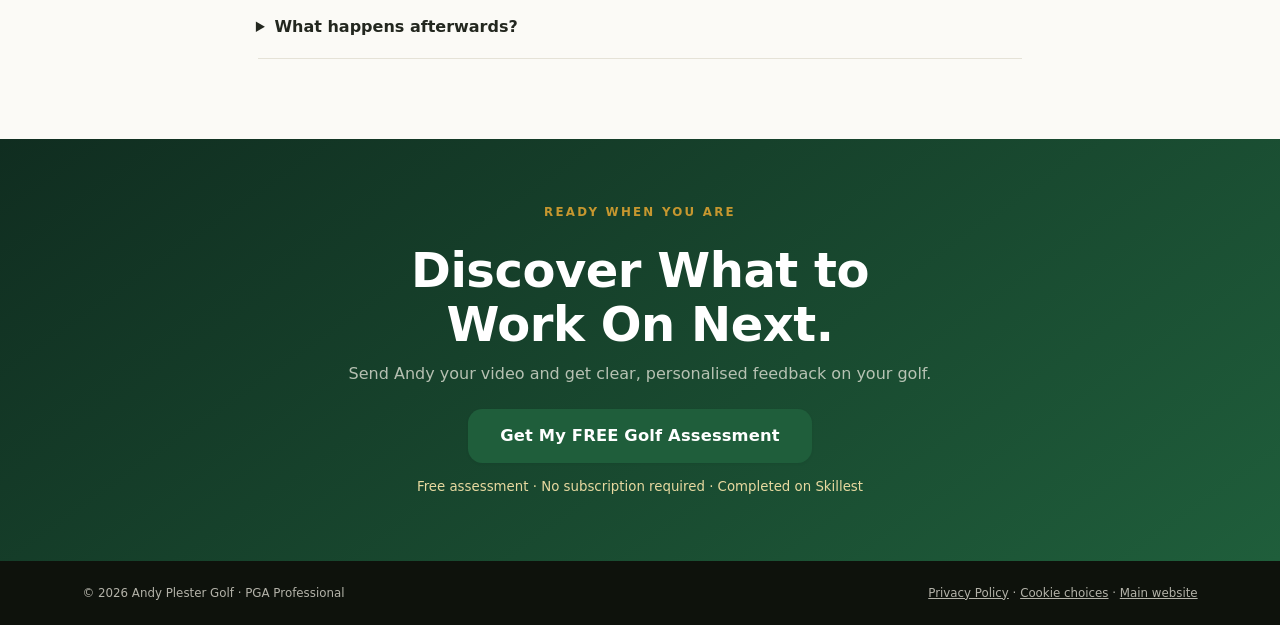
<file: free-golf-assessment.html>
<!DOCTYPE html>
<html lang="en">
<head>
  <meta http-equiv="Content-Security-Policy" data-desk="site-policy" content="default-src 'self'; script-src 'self' 'unsafe-inline' https://www.googletagmanager.com/gtag/js; style-src 'self' 'unsafe-inline' https://fonts.googleapis.com; font-src 'self' https://fonts.gstatic.com data:; img-src 'self' data: https://www.google-analytics.com https://www.googletagmanager.com https://i.ytimg.com; media-src 'self'; connect-src 'self' https://www.google-analytics.com https://*.google-analytics.com https://*.analytics.google.com https://www.googletagmanager.com; frame-src https://www.youtube-nocookie.com https://www.youtube.com; form-action 'self' https://api.web3forms.com https://andyplestergolf.com; object-src 'none'; base-uri 'self'; worker-src 'none'; manifest-src 'self'">
  <script>
    window.enableGoogleAnalytics = function () {
      if (window.googleAnalyticsLoaded) return;
      window.googleAnalyticsLoaded = true;
      window.dataLayer = window.dataLayer || [];
      window.gtag = function () { window.dataLayer.push(arguments); };
      window.gtag('js', new Date());
      window.gtag('config', 'G-MDRBPBXDRX');
      var script = document.createElement('script');
      script.async = true;
      script.src = 'https://www.googletagmanager.com/gtag/js?id=G-MDRBPBXDRX';
      document.head.appendChild(script);
    };
    try { if (localStorage.getItem('apg-cookie-choice') === 'accept') window.enableGoogleAnalytics(); } catch (e) {}
  </script>
  <meta charset="UTF-8">
  <meta name="viewport" content="width=device-width, initial-scale=1.0">
  <title>Free Golf Assessment | Andy Plester PGA</title>
  <meta name="description" content="Get a free personalised golf assessment from PGA Professional Andy Plester and discover what to work on for more consistent golf.">
  <link rel="canonical" href="https://andyplestergolf.com/free-golf-assessment.html">
  <link rel="icon" href="favicon.ico?v=20261104" sizes="any">
  <link rel="apple-touch-icon" sizes="180x180" href="images/apple-touch-icon.png?v=20261104">
  <meta name="theme-color" content="#117a4b">
  <meta property="og:type" content="website">
  <meta property="og:site_name" content="Andy Plester Golf">
  <meta property="og:title" content="Free Golf Assessment | Andy Plester PGA">
  <meta property="og:description" content="Send Andy a video and receive personalised feedback with a clear next step for your golf.">
  <meta property="og:url" content="https://andyplestergolf.com/free-golf-assessment.html">
  <meta property="og:image" content="https://andyplestergolf.com/coaching-hero.jpeg">
  <meta name="twitter:card" content="summary_large_image">
  <link rel="preconnect" href="https://fonts.googleapis.com">
  <link rel="preconnect" href="https://fonts.gstatic.com" crossorigin>
  <link href="https://fonts.googleapis.com/css2?family=Syne:wght@400;500;600;700;800&amp;display=swap" rel="stylesheet">
  <script>document.documentElement.className += " js";</script>
  <link rel="stylesheet" href="brand.css">
  <script type="application/ld+json">
  {"@context":"https://schema.org","@graph":[{"@type":"Service","name":"Free Golf Assessment","description":"A free personalised golf assessment from PGA Professional Andy Plester for full swing, short game or putting.","provider":{"@type":"Person","name":"Andy Plester","jobTitle":"PGA Professional","url":"https://andyplestergolf.com/about.html"},"areaServed":"Worldwide","offers":{"@type":"Offer","name":"Free Golf Assessment","price":"0","priceCurrency":"USD","url":"https://skillest.com/coach/andyplester#evaluation"}},{"@type":"FAQPage","mainEntity":[{"@type":"Question","name":"How does the free golf assessment work?","acceptedAnswer":{"@type":"Answer","text":"Open the assessment on Skillest and submit a video of the area of your game you want Andy to review. Andy will assess it and send personalised feedback through Skillest."}},{"@type":"Question","name":"What will I receive?","acceptedAnswer":{"@type":"Answer","text":"You will receive personalised feedback to help you understand what may be holding your golf back and what to work on next. The assessment can cover full swing, short game or putting."}},{"@type":"Question","name":"Is the golf assessment genuinely free?","acceptedAnswer":{"@type":"Answer","text":"Yes. The initial golf assessment is free, and you do not need to subscribe to ongoing coaching to receive it."}},{"@type":"Question","name":"What happens after the assessment?","acceptedAnswer":{"@type":"Answer","text":"You can use Andy’s feedback as your next step. If you would like more support, you may choose to explore Andy’s coaching options, but there is no obligation."}}]}]}
  </script>
</head>
<body class="assessment-page">
  <header class="assessment-header">
    <a href="index.html" class="brand-lockup" aria-label="Andy Plester Golf, home"><img src="images/ap-logo.png" alt="Andy Plester AP logo" width="48" height="48" class="brand-badge brand-badge--ap"><span class="brand-text"><span class="brand-name">ANDY PLESTER GOLF</span><span class="brand-strap">Personalised PGA Golf Coaching</span></span></a>
    <a href="privacy.html" class="assessment-privacy">Privacy</a>
  </header>

  <main>
    <section class="assessment-hero" aria-labelledby="assessment-title"><div class="assessment-wrap assessment-hero-grid">
      <div class="assessment-hero-copy">
        <p class="eyebrow on-dark">Free · Personalised · No obligation</p>
        <h1 id="assessment-title">Find Out What’s Really Holding Your Golf Back.</h1>
        <p class="assessment-lead">Get a <strong>FREE personalised golf assessment</strong> from Andy Plester, PGA Professional with 23 years of coaching experience.</p>
        <p>Stop guessing what to practice. Get expert feedback on your golf and discover where to focus your efforts.</p>
        <a href="https://skillest.com/coach/andyplester#evaluation" class="btn btn-assessment btn-lg assessment-main-cta" target="_blank" rel="noopener" data-assessment-click="hero">Get My FREE Golf Assessment</a>
        <p class="assessment-note">Completed securely on Skillest · No subscription required</p>
      </div>
      <div class="assessment-video-placeholder" role="img" aria-label="Placeholder for Andy Plester's introduction video">
        <span class="assessment-play" aria-hidden="true">▶</span><strong>Introduction video coming soon</strong><span>Andy will explain what to send and what you’ll receive.</span>
      </div>
    </div></section>

    <section class="section assessment-process" aria-labelledby="process-title"><div class="assessment-wrap">
      <div class="section-head center"><p class="eyebrow">A Simple First Step</p><h2 class="section-title" id="process-title">How Your Free Assessment Works</h2><div class="gold-rule"></div></div>
      <div class="assessment-steps" data-stagger="90">
        <article><span>1</span><h3>Submit Your Video</h3><p>Open the free assessment on Skillest and send a clear video of the part of your game you want Andy to review.</p></article>
        <article><span>2</span><h3>Receive Personalised Feedback</h3><p>Andy reviews your video and shares expert, personalised feedback through Skillest.</p></article>
        <article><span>3</span><h3>Understand Your Next Step</h3><p>Learn what may be holding you back and what you should focus on next to improve.</p></article>
      </div>
      <p class="assessment-workflow-note">Your video and assessment details are submitted once, directly through Skillest.</p>
      <div class="assessment-process-cta"><a href="https://skillest.com/coach/andyplester#evaluation" class="btn btn-assessment btn-lg" target="_blank" rel="noopener" data-assessment-click="process">Get My FREE Golf Assessment</a><small>Free assessment · No subscription required · Completed on Skillest</small></div>
    </div></section>

    <section class="section assessment-suits" aria-labelledby="suits-title"><div class="assessment-wrap assessment-suits-grid">
      <div><p class="eyebrow">Built Around Your Game</p><h2 class="section-title" id="suits-title">What Would You Like Help With?</h2><p>Whether you are stuck with a recurring fault, losing shots around the green or unsure what to practice, your assessment focuses on the area that matters to you.</p></div>
      <div class="assessment-area-grid"><article><span aria-hidden="true">↗</span><h3>Full Swing</h3><p>Driving, iron play, strike and ball flight.</p></article><article><span aria-hidden="true">◎</span><h3>Short Game</h3><p>Chipping, pitching, bunkers and shots inside 100 yards.</p></article><article><span aria-hidden="true">●</span><h3>Putting</h3><p>Technique, distance control and consistency on the greens.</p></article></div>
    </div></section>

    <section class="section assessment-proof" aria-labelledby="proof-title"><div class="assessment-wrap">
      <div class="section-head center"><p class="eyebrow on-dark">Experience You Can Trust</p><h2 class="section-title" id="proof-title">Personal Feedback from a PGA Professional</h2><p class="section-intro">Andy Plester is a PGA Professional with 23 years of coaching experience across the UK, Ireland and New Zealand, helping golfers of all abilities improve their complete game through clear, personalised coaching.</p></div>
      <div class="assessment-trust"><strong>23 years</strong><span>of coaching experience</span><strong>PGA</strong><span>Professional</span><strong>Worldwide</strong><span>online through Skillest</span></div>
      <div class="results-grid assessment-review-grid">
        <blockquote class="quote"><div class="stars" aria-label="5 out of 5 stars">★★★★★</div><p>“Andy has a great way of getting the message and adjustments across, often seen within a few shots. Excellent!”</p><cite>Joe Riddle <span>· Review on Skillest</span></cite></blockquote>
        <blockquote class="quote"><div class="stars" aria-label="5 out of 5 stars">★★★★★</div><p>“First lesson was great. Andy gave me some really good advice to put into practice!”</p><cite>Leon Gamble <span>· Review on Skillest</span></cite></blockquote>
      </div>
      <p class="reviews-link"><a href="https://skillest.com/coach/andyplester" target="_blank" rel="noopener">Read current reviews on Skillest</a></p>
    </div></section>

    <section class="section assessment-faq" aria-labelledby="faq-title"><div class="assessment-wrap assessment-narrow">
      <div class="section-head center"><p class="eyebrow">Questions Answered</p><h2 class="section-title" id="faq-title">Free Golf Assessment FAQ</h2><div class="gold-rule"></div></div>
      <div class="faq-list">
        <details><summary>How does the free golf assessment work?</summary><p>Open the assessment on Skillest and submit a video of the area of your game you want Andy to review. Andy will assess it and send personalised feedback through Skillest.</p></details>
        <details><summary>What will I receive?</summary><p>You will receive personalised feedback to help you understand what may be holding your golf back and what to work on next. The assessment can cover full swing, short game or putting.</p></details>
        <details><summary>Is it genuinely free?</summary><p>Yes. The initial golf assessment is free, and you do not need to subscribe to ongoing coaching to receive it.</p></details>
        <details><summary>What happens afterwards?</summary><p>You can use Andy’s feedback as your next step. If you would like more support, you may choose to explore Andy’s coaching options, but there is no obligation.</p></details>
      </div>
    </div></section>

    <section class="assessment-final" aria-labelledby="final-title"><div class="assessment-wrap assessment-narrow"><p class="eyebrow on-dark">Ready When You Are</p><h2 id="final-title">Discover What to Work On Next.</h2><p>Send Andy your video and get clear, personalised feedback on your golf.</p><a href="https://skillest.com/coach/andyplester#evaluation" class="btn btn-assessment btn-lg" target="_blank" rel="noopener" data-assessment-click="final">Get My FREE Golf Assessment</a><small>Free assessment · No subscription required · Completed on Skillest</small></div></section>
  </main>

  <footer class="assessment-footer"><div class="assessment-wrap"><span>© 2026 Andy Plester Golf · PGA Professional</span><span><a href="privacy.html">Privacy Policy</a> · <a href="#" data-cookie-choices>Cookie choices</a> · <a href="index.html">Main website</a></span></div></footer>
  <script src="brand.js"></script>
</body>
</html>
</file>
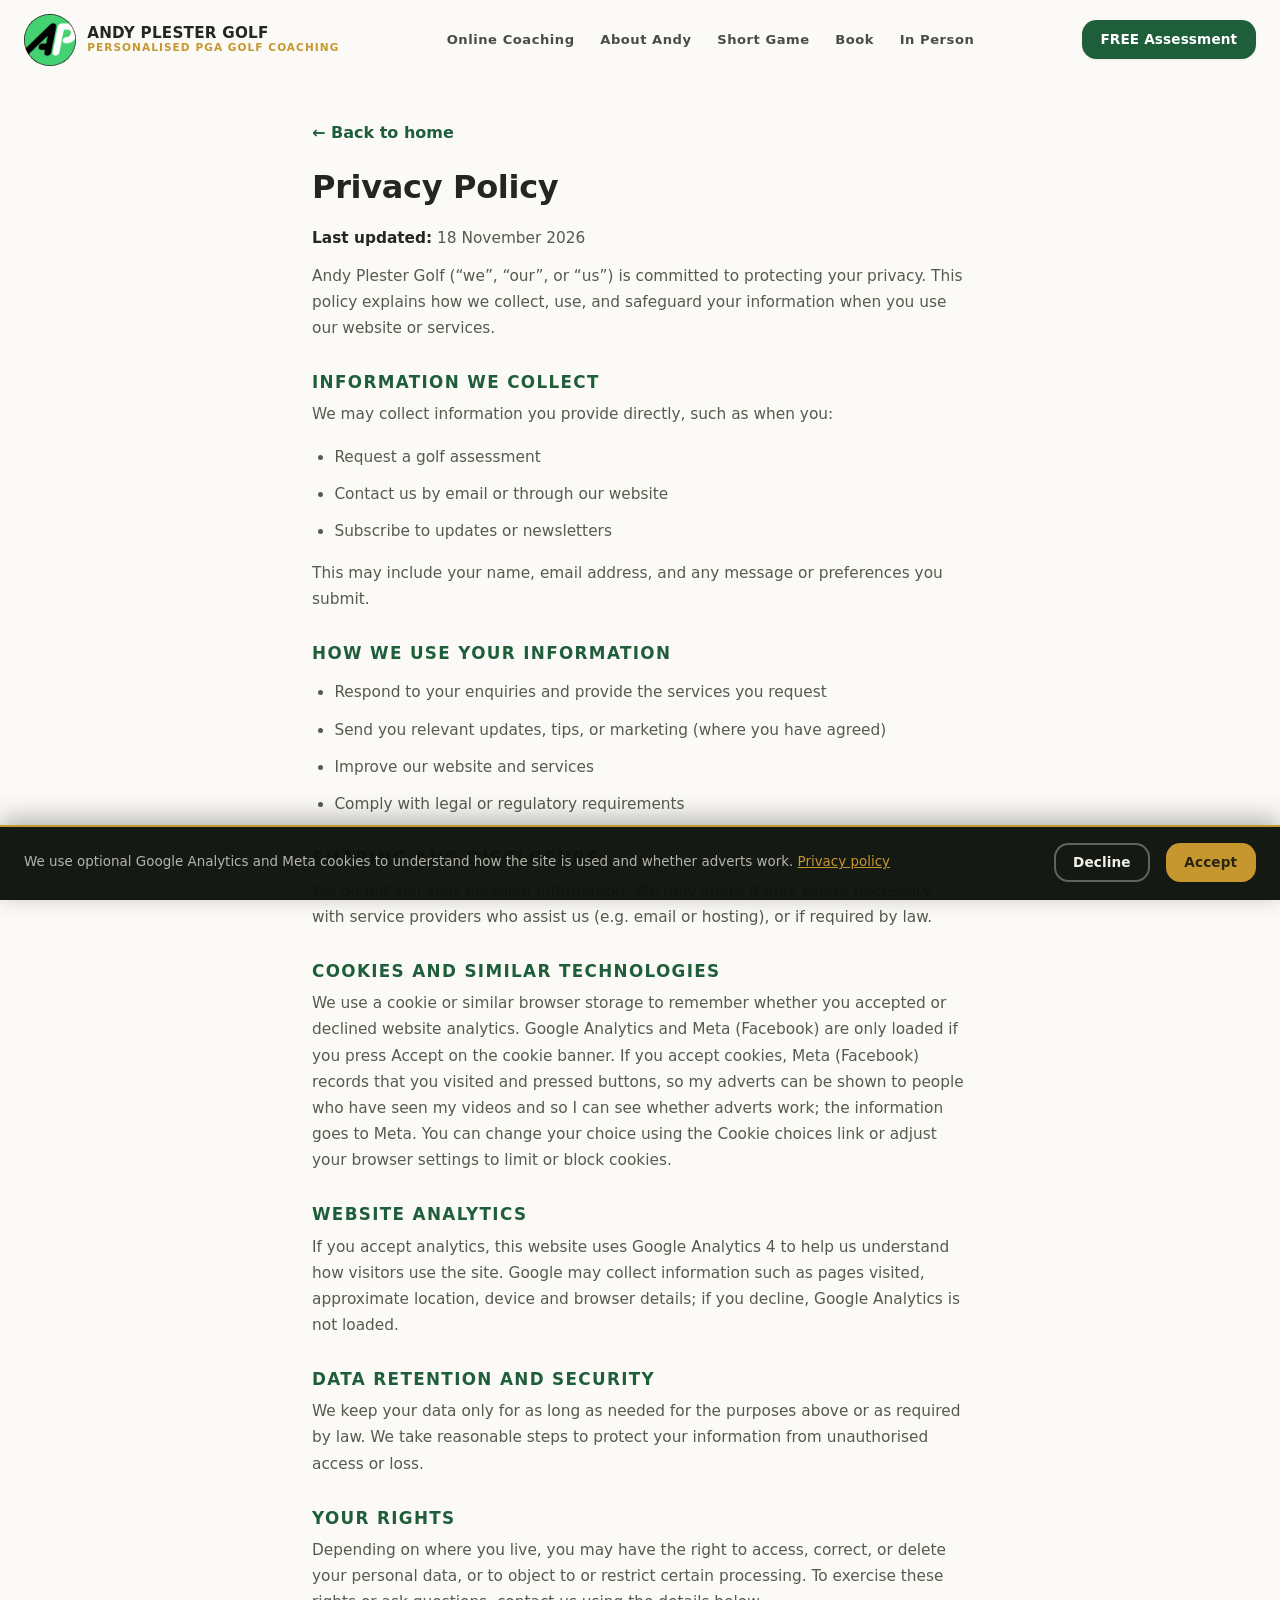
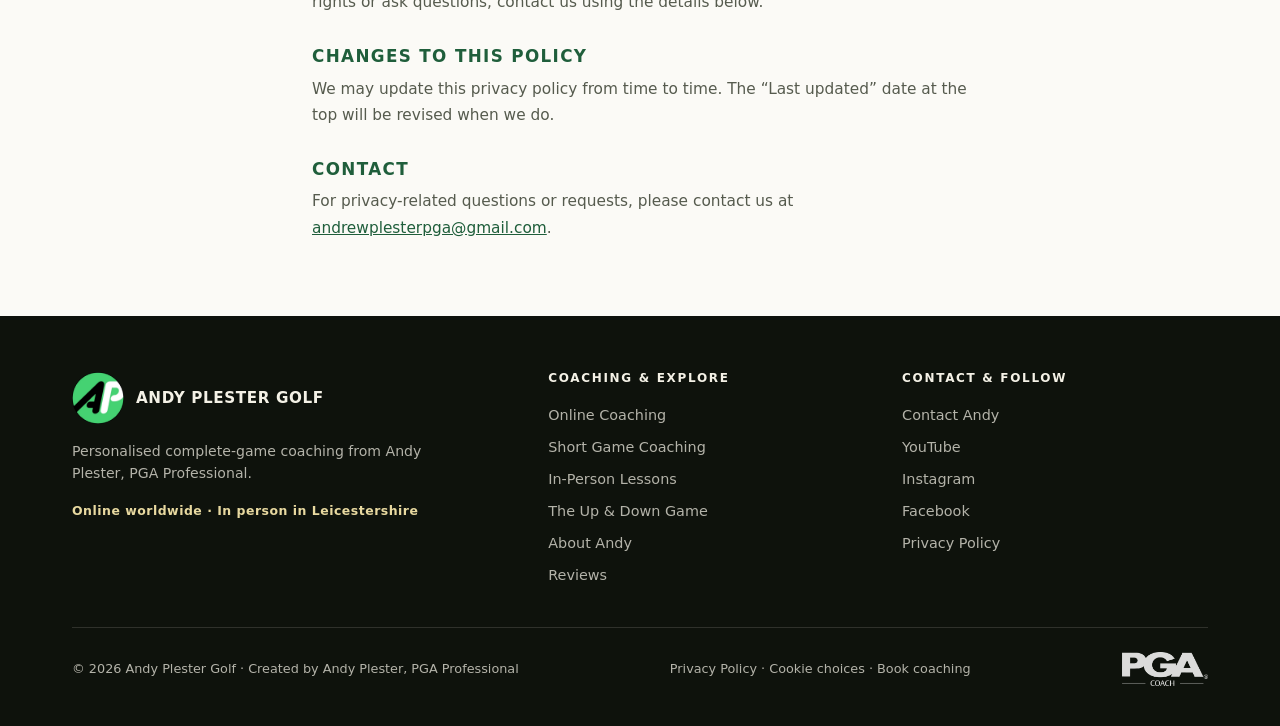
<file: privacy.html>
<!DOCTYPE html>
<html lang="en">
<head>
  <meta http-equiv="Content-Security-Policy" data-desk="site-policy" content="default-src 'self'; script-src 'self' 'unsafe-inline' https://www.googletagmanager.com/gtag/js; style-src 'self' 'unsafe-inline' https://fonts.googleapis.com; font-src 'self' https://fonts.gstatic.com data:; img-src 'self' data: https://www.google-analytics.com https://www.googletagmanager.com https://i.ytimg.com; media-src 'self'; connect-src 'self' https://www.google-analytics.com https://*.google-analytics.com https://*.analytics.google.com https://www.googletagmanager.com; frame-src https://www.youtube-nocookie.com https://www.youtube.com; form-action 'self' https://api.web3forms.com https://andyplestergolf.com; object-src 'none'; base-uri 'self'; worker-src 'none'; manifest-src 'self'">
  <script>
    window.enableGoogleAnalytics = function () {
      if (window.googleAnalyticsLoaded) return;
      window.googleAnalyticsLoaded = true;
      window.dataLayer = window.dataLayer || [];
      window.gtag = function () { window.dataLayer.push(arguments); };
      window.gtag('js', new Date());
      window.gtag('config', 'G-MDRBPBXDRX');
      var script = document.createElement('script');
      script.async = true;
      script.src = 'https://www.googletagmanager.com/gtag/js?id=G-MDRBPBXDRX';
      document.head.appendChild(script);
    };
    try { if (localStorage.getItem('apg-cookie-choice') === 'accept') window.enableGoogleAnalytics(); } catch (e) {}
  </script>
  <meta charset="UTF-8">
  <meta name="viewport" content="width=device-width, initial-scale=1.0">
  <title>Privacy Policy | Andy Plester Golf</title>
  <meta name="description" content="Privacy policy for Andy Plester Golf, including how personal information, website enquiries and visitor data are handled.">
  <link rel="canonical" href="https://andyplestergolf.com/privacy.html">
  <link rel="icon" href="favicon.ico?v=20261104" sizes="any">
  <link rel="icon" type="image/png" sizes="16x16" href="images/favicon-16x16.png?v=20261104">
  <link rel="icon" type="image/png" sizes="32x32" href="images/favicon-32x32.png?v=20261104">
  <link rel="icon" type="image/png" sizes="48x48" href="images/favicon-48x48.png?v=20261104">
  <link rel="apple-touch-icon" sizes="180x180" href="images/apple-touch-icon.png?v=20261104">
  <link rel="manifest" href="site.webmanifest?v=20261104">
  <meta name="theme-color" content="#117a4b">
  <meta property="og:type" content="website">
  <meta property="og:site_name" content="Andy Plester Golf">
  <meta property="og:title" content="Privacy Policy | Andy Plester Golf">
  <meta property="og:description" content="How Andy Plester Golf handles personal information and protects your privacy.">
  <meta property="og:url" content="https://andyplestergolf.com/privacy.html">
  <meta property="og:image" content="https://andyplestergolf.com/images/ap-logo.png">
  <meta name="twitter:card" content="summary">
  <link rel="preconnect" href="https://fonts.googleapis.com">
  <link rel="preconnect" href="https://fonts.gstatic.com" crossorigin>
  <link href="https://fonts.googleapis.com/css2?family=Syne:wght@400;500;600;700;800&display=swap" rel="stylesheet">
  <link rel="stylesheet" href="brand.css">
  <script type="application/ld+json">{"@context":"https://schema.org","@type":"WebPage","name":"Privacy Policy","url":"https://andyplestergolf.com/privacy.html","isPartOf":{"@type":"WebSite","name":"Andy Plester Golf","url":"https://andyplestergolf.com/"}}</script>
  <style>
    .legal{max-width:44rem;margin:0 auto;padding:calc(var(--header-h) + 2.5rem) 1.5rem 4rem}
    .legal h1{font-size:2rem;margin-bottom:1.25rem}
    .legal h2{font-size:1.05rem;color:var(--green);text-transform:uppercase;letter-spacing:.08em;
      margin:2rem 0 .6rem}
    .legal p,.legal li{color:var(--ink-soft);font-size:.96rem;line-height:1.7;margin-bottom:.7rem}
    .legal ul{padding-left:1.4rem;margin-bottom:1rem}
    .legal a{color:var(--green);text-decoration:underline}
    .legal .back{display:inline-block;margin-bottom:1.5rem;font-weight:600;text-decoration:none}
  </style>
</head>
<body>
  <header class="site-header is-scrolled">
    <a href="index.html" class="brand-lockup" aria-label="Andy Plester Golf, home">
      <img src="images/ap-logo.png" alt="Andy Plester AP logo" width="52" height="52" class="brand-badge brand-badge--ap">
      <span class="brand-text">
        <span class="brand-name">ANDY PLESTER GOLF</span>
        <span class="brand-strap">Personalised PGA Golf Coaching</span>
      </span>
    </a>
    <nav class="nav" aria-label="Main navigation"><a href="coaching.html" class="nav-link">Online Coaching</a><a href="about.html" class="nav-link">About Andy</a><a href="up-and-down-system.html" class="nav-link">Short Game</a><a href="book.html" class="nav-link">Book</a><a href="index.html#in-person" class="nav-link">In Person</a></nav>
    <a href="https://skillest.com/coach/andyplester#evaluation" class="btn btn-assessment btn-sm header-cta" target="_blank" rel="noopener">FREE Assessment</a>
    <button type="button" class="menu-toggle" aria-label="Open menu" aria-expanded="false" aria-controls="mobile-menu">
      <span class="menu-toggle-bar"></span><span class="menu-toggle-bar"></span><span class="menu-toggle-bar"></span>
    </button>
  </header>
  <nav class="mobile-menu" id="mobile-menu" aria-label="Mobile navigation" aria-hidden="true">
    <a href="index.html" class="mobile-link">Home</a>
    <a href="coaching.html" class="mobile-link">Online Golf Coaching</a>
    <a href="up-and-down-system.html" class="mobile-link">Short Game Coaching</a>
    <a href="index.html#in-person" class="mobile-link">In-Person Lessons</a>
    <a href="book.html" class="mobile-link">The Up &amp; Down Game — Book</a>
    <a href="about.html" class="mobile-link">About Andy</a>
    <a href="index.html#reviews" class="mobile-link">Reviews</a>
    <a href="https://skillest.com/coach/andyplester#evaluation" class="btn btn-assessment" target="_blank" rel="noopener">Get Your FREE Golf Assessment</a>
  </nav>
  <div class="menu-backdrop" aria-hidden="true"></div>

  <main class="legal">
    <a href="index.html" class="back">← Back to home</a>
    <h1>Privacy Policy</h1>
    <p><strong>Last updated:</strong> 18 November 2026</p>
    <p>Andy Plester Golf (“we”, “our”, or “us”) is committed to protecting your privacy. This policy explains how we collect, use, and safeguard your information when you use our website or services.</p>

    <h2>Information we collect</h2>
    <p>We may collect information you provide directly, such as when you:</p>
    <ul>
      <li>Request a golf assessment</li>
      <li>Contact us by email or through our website</li>
      <li>Subscribe to updates or newsletters</li>
    </ul>
    <p>This may include your name, email address, and any message or preferences you submit.</p>

    <h2>How we use your information</h2>
    <ul>
      <li>Respond to your enquiries and provide the services you request</li>
      <li>Send you relevant updates, tips, or marketing (where you have agreed)</li>
      <li>Improve our website and services</li>
      <li>Comply with legal or regulatory requirements</li>
    </ul>

    <h2>Sharing and disclosure</h2>
    <p>We do not sell your personal information. We may share it only where necessary with service providers who assist us (e.g. email or hosting), or if required by law.</p>

    <h2>Cookies and similar technologies</h2>
    <p>We use a cookie or similar browser storage to remember whether you accepted or declined website analytics. Google Analytics and Meta (Facebook) are only loaded if you press Accept on the cookie banner. If you accept cookies, Meta (Facebook) records that you visited and pressed buttons, so my adverts can be shown to people who have seen my videos and so I can see whether adverts work; the information goes to Meta. You can change your choice using the Cookie choices link or adjust your browser settings to limit or block cookies.</p>

    <h2>Website analytics</h2>
    <p>If you accept analytics, this website uses Google Analytics 4 to help us understand how visitors use the site. Google may collect information such as pages visited, approximate location, device and browser details; if you decline, Google Analytics is not loaded.</p>

    <h2>Data retention and security</h2>
    <p>We keep your data only for as long as needed for the purposes above or as required by law. We take reasonable steps to protect your information from unauthorised access or loss.</p>

    <h2>Your rights</h2>
    <p>Depending on where you live, you may have the right to access, correct, or delete your personal data, or to object to or restrict certain processing. To exercise these rights or ask questions, contact us using the details below.</p>

    <h2>Changes to this policy</h2>
    <p>We may update this privacy policy from time to time. The “Last updated” date at the top will be revised when we do.</p>

    <h2>Contact</h2>
    <p>For privacy-related questions or requests, please contact us at <a href="mailto:andrewplesterpga@gmail.com">andrewplesterpga@gmail.com</a>.</p>
  </main>

  <footer class="site-footer">
    <div class="wrap">
      <div class="footer-top"><div><div class="footer-brand"><img src="images/ap-logo.png" alt="" width="52" height="52"><span class="fb-name">Andy Plester Golf</span></div><p class="footer-strap">Personalised complete-game coaching from Andy Plester, PGA Professional.</p><p class="footer-credential">Online worldwide · In person in Leicestershire</p></div><div class="footer-col"><h2>Coaching &amp; Explore</h2><a href="coaching.html">Online Coaching</a><a href="up-and-down-system.html">Short Game Coaching</a><a href="index.html#in-person">In-Person Lessons</a><a href="book.html">The Up &amp; Down Game</a><a href="about.html">About Andy</a><a href="index.html#reviews">Reviews</a></div><div class="footer-col"><h2>Contact &amp; Follow</h2><a href="mailto:andrewplesterpga@gmail.com">Contact Andy</a><a href="https://www.youtube.com/@andyplestergolf" target="_blank" rel="noopener">YouTube</a><a href="https://www.instagram.com/andyplestergolf/" target="_blank" rel="noopener">Instagram</a><a href="https://www.facebook.com/andyplestergolf/" target="_blank" rel="noopener">Facebook</a><a href="privacy.html">Privacy Policy</a></div></div>
      <div class="footer-bottom">
        <span>© 2026 Andy Plester Golf · Created by Andy Plester, PGA Professional</span>
        <span><a href="privacy.html">Privacy Policy</a> · <a href="#" data-cookie-choices>Cookie choices</a> · <a href="https://skillest.com/coach/andyplester" target="_blank" rel="noopener">Book coaching</a></span><img src="PGA_Coach%20(1).png" alt="PGA Coach" class="footer-pga" width="120" height="34">
      </div>
    </div>
  </footer>

  <script src="brand.js"></script>
</body>
</html>
</file>
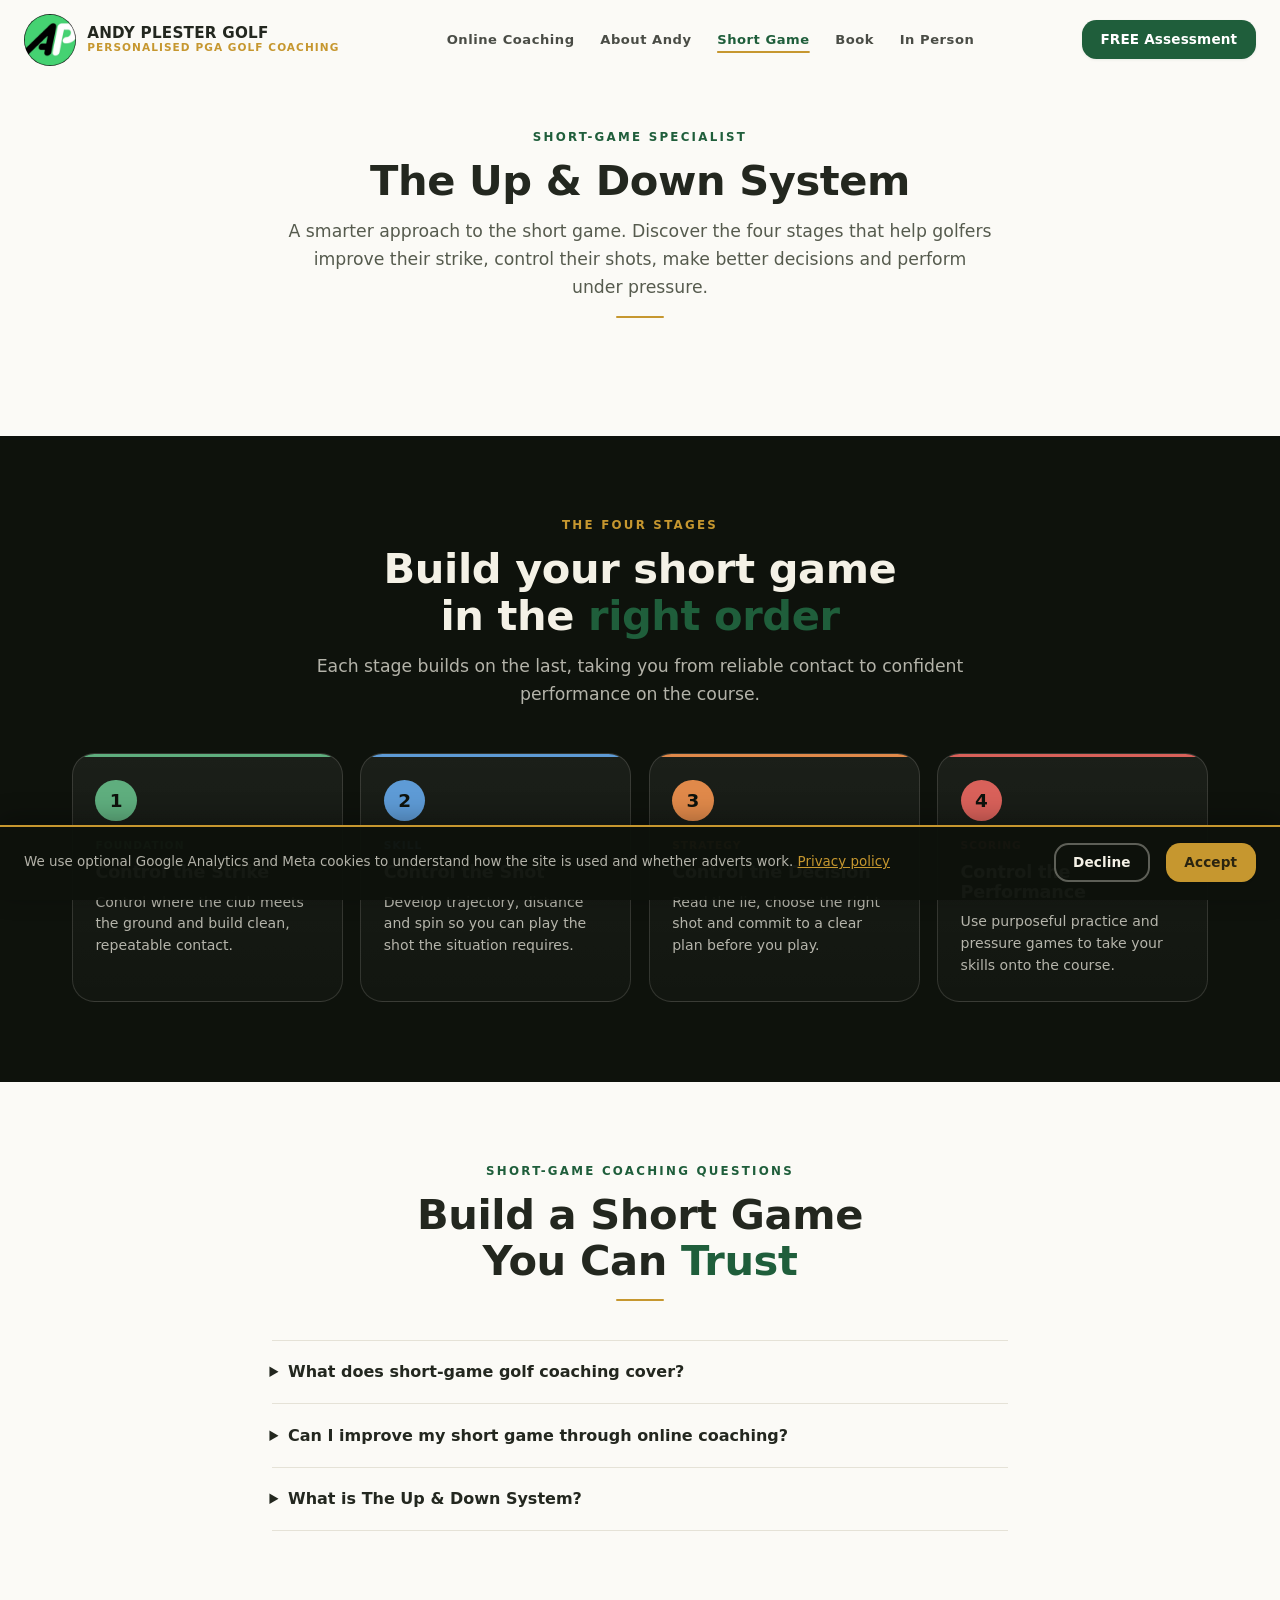
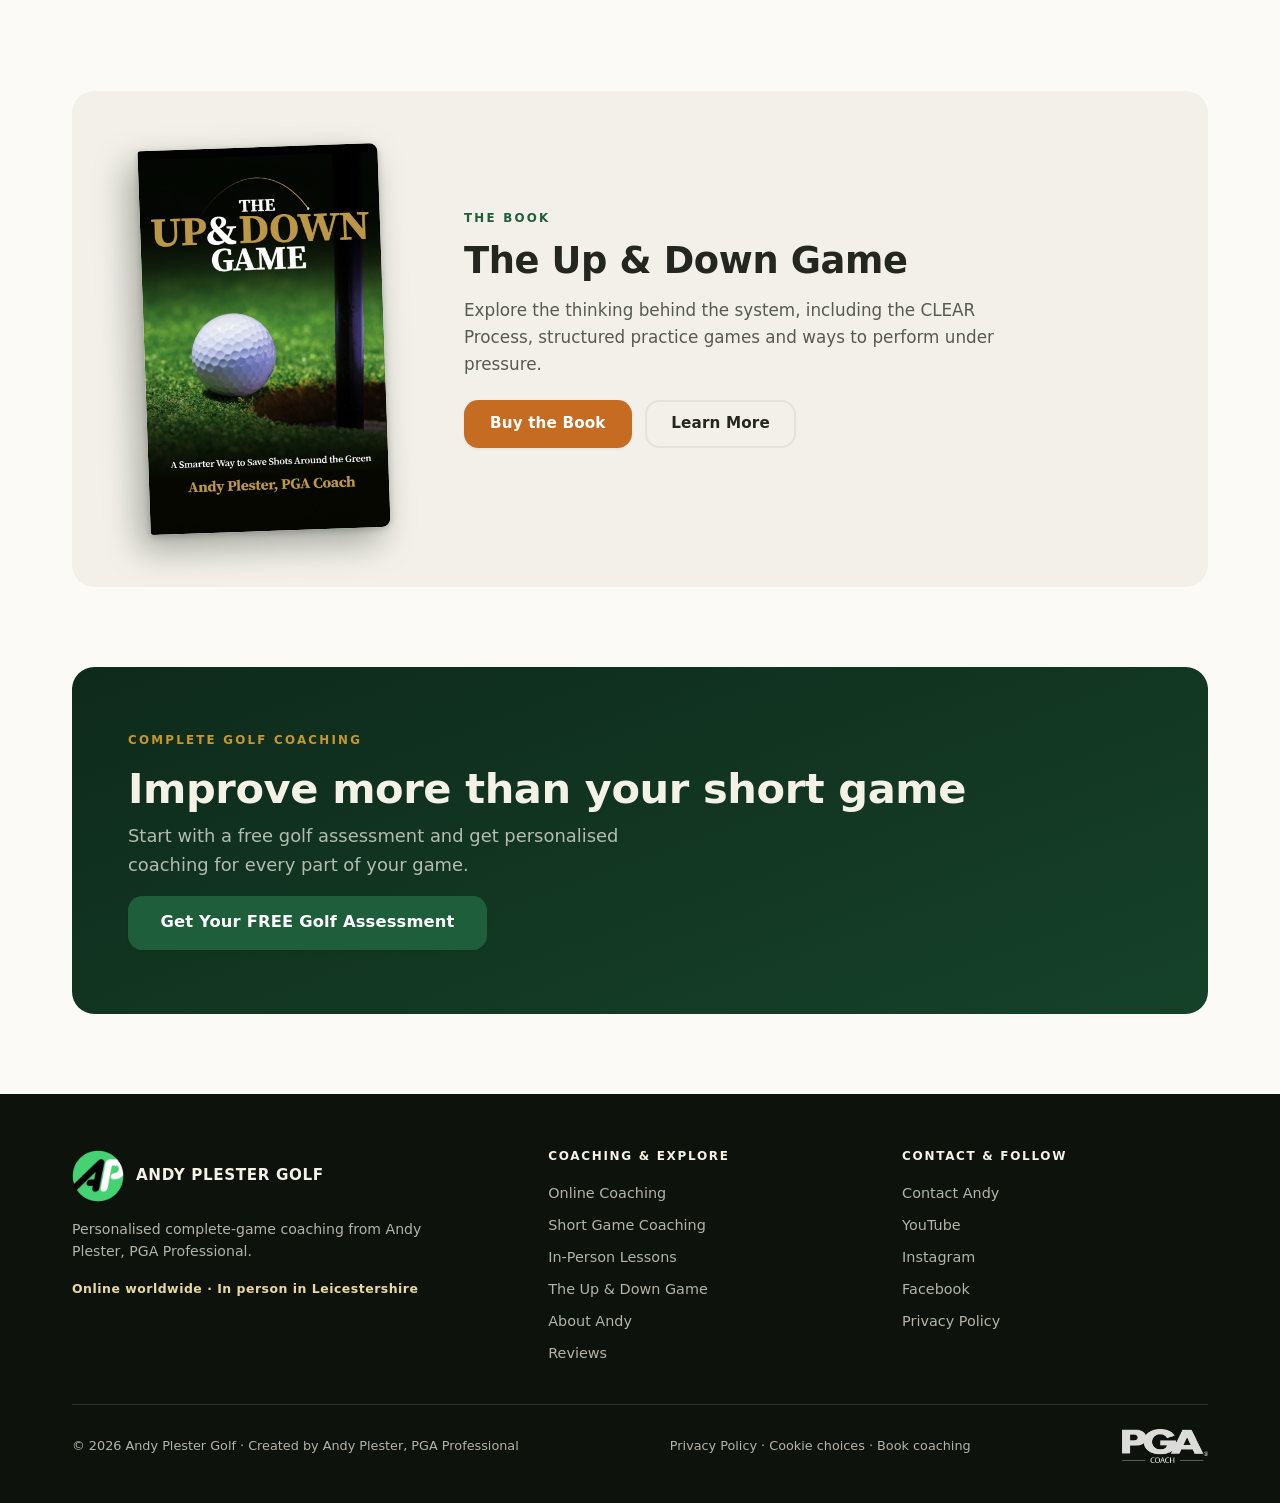
<file: up-and-down-system.html>
<!DOCTYPE html>
<html lang="en">
<head>
  <meta http-equiv="Content-Security-Policy" data-desk="site-policy" content="default-src 'self'; script-src 'self' 'unsafe-inline' https://www.googletagmanager.com/gtag/js; style-src 'self' 'unsafe-inline' https://fonts.googleapis.com; font-src 'self' https://fonts.gstatic.com data:; img-src 'self' data: https://www.google-analytics.com https://www.googletagmanager.com https://i.ytimg.com; media-src 'self'; connect-src 'self' https://www.google-analytics.com https://*.google-analytics.com https://*.analytics.google.com https://www.googletagmanager.com; frame-src https://www.youtube-nocookie.com https://www.youtube.com; form-action 'self' https://api.web3forms.com https://andyplestergolf.com; object-src 'none'; base-uri 'self'; worker-src 'none'; manifest-src 'self'">
  <script>
    window.enableGoogleAnalytics = function () {
      if (window.googleAnalyticsLoaded) return;
      window.googleAnalyticsLoaded = true;
      window.dataLayer = window.dataLayer || [];
      window.gtag = function () { window.dataLayer.push(arguments); };
      window.gtag('js', new Date());
      window.gtag('config', 'G-MDRBPBXDRX');
      var script = document.createElement('script');
      script.async = true;
      script.src = 'https://www.googletagmanager.com/gtag/js?id=G-MDRBPBXDRX';
      document.head.appendChild(script);
    };
    try { if (localStorage.getItem('apg-cookie-choice') === 'accept') window.enableGoogleAnalytics(); } catch (e) {}
  </script>
  <meta charset="UTF-8">
  <meta name="viewport" content="width=device-width, initial-scale=1.0">
  <title>Online Short Game Golf Coaching | Andy Plester</title>
  <meta name="description" content="Improve your chipping, pitching and scoring with Andy Plester’s four-stage online short-game golf coaching system.">
  <link rel="canonical" href="https://andyplestergolf.com/up-and-down-system.html">
  <link rel="icon" href="favicon.ico?v=20261104" sizes="any">
  <link rel="icon" type="image/png" sizes="16x16" href="images/favicon-16x16.png?v=20261104">
  <link rel="icon" type="image/png" sizes="32x32" href="images/favicon-32x32.png?v=20261104">
  <link rel="icon" type="image/png" sizes="48x48" href="images/favicon-48x48.png?v=20261104">
  <link rel="apple-touch-icon" sizes="180x180" href="images/apple-touch-icon.png?v=20261104">
  <link rel="manifest" href="site.webmanifest?v=20261104">
  <meta name="theme-color" content="#117a4b">
  <meta property="og:type" content="website"><meta property="og:site_name" content="Andy Plester Golf"><meta property="og:title" content="Online Short Game Golf Coaching | Andy Plester"><meta property="og:description" content="Improve your chipping, pitching and scoring with Andy Plester’s four-stage short-game coaching system."><meta property="og:url" content="https://andyplestergolf.com/up-and-down-system.html"><meta property="og:image" content="https://andyplestergolf.com/book-cover.jpg"><meta name="twitter:card" content="summary_large_image">
  <link rel="preconnect" href="https://fonts.googleapis.com"><link rel="preconnect" href="https://fonts.gstatic.com" crossorigin><link href="https://fonts.googleapis.com/css2?family=Syne:wght@400;500;600;700;800&display=swap" rel="stylesheet">
  <script>document.documentElement.className += " js";</script><link rel="stylesheet" href="brand.css">
  <script type="application/ld+json">{"@context":"https://schema.org","@graph":[{"@type":"Course","name":"The Up & Down System","description":"A four-stage golf short-game framework covering strike, shot control, decisions and performance.","provider":{"@type":"Person","name":"Andy Plester","jobTitle":"PGA Professional"},"url":"https://andyplestergolf.com/up-and-down-system.html"},{"@type":"Book","name":"The Up & Down Game","author":{"@type":"Person","name":"Andy Plester"},"url":"https://www.amazon.co.uk/dp/B0H3FBJCKP"},{"@type":"FAQPage","mainEntity":[{"@type":"Question","name":"What does short-game golf coaching cover?","acceptedAnswer":{"@type":"Answer","text":"Andy’s short-game coaching covers strike, trajectory, distance, spin, shot choice and performing under pressure. The aim is to help you make better decisions and get up and down more often."}},{"@type":"Question","name":"Can I improve my short game through online coaching?","acceptedAnswer":{"@type":"Answer","text":"Yes. You can send videos of your chipping, pitching or bunker play through Skillest, then receive personalised analysis and clear practice priorities from Andy."}},{"@type":"Question","name":"What is The Up & Down System?","acceptedAnswer":{"@type":"Answer","text":"The Up & Down System is Andy Plester’s four-stage framework for building a dependable short game. It develops strike, shot control, decision-making and performance in that order."}}]}]}</script>
</head>
<body>
  <header class="site-header is-scrolled" id="top"><a href="index.html" class="brand-lockup" aria-label="Andy Plester Golf, home"><img src="images/ap-logo.png" alt="Andy Plester AP logo" width="52" height="52" class="brand-badge brand-badge--ap"><span class="brand-text"><span class="brand-name">ANDY PLESTER GOLF</span><span class="brand-strap">Personalised PGA Golf Coaching</span></span></a><nav class="nav" aria-label="Main navigation"><a href="coaching.html" class="nav-link">Online Coaching</a><a href="about.html" class="nav-link">About Andy</a><a href="up-and-down-system.html" class="nav-link">Short Game</a><a href="book.html" class="nav-link">Book</a><a href="index.html#in-person" class="nav-link">In Person</a></nav><a href="https://skillest.com/coach/andyplester#evaluation" class="btn btn-assessment btn-sm header-cta" target="_blank" rel="noopener">FREE Assessment</a><button type="button" class="menu-toggle" aria-label="Open menu" aria-expanded="false" aria-controls="mobile-menu"><span class="menu-toggle-bar"></span><span class="menu-toggle-bar"></span><span class="menu-toggle-bar"></span></button></header>
  <nav class="mobile-menu" id="mobile-menu" aria-label="Mobile navigation" aria-hidden="true"><a href="index.html" class="mobile-link">Home</a><a href="coaching.html" class="mobile-link">Online Golf Coaching</a><a href="up-and-down-system.html" class="mobile-link">Short Game Coaching</a><a href="index.html#in-person" class="mobile-link">In-Person Lessons</a><a href="book.html" class="mobile-link">The Up &amp; Down Game — Book</a><a href="about.html" class="mobile-link">About Andy</a><a href="index.html#reviews" class="mobile-link">Reviews</a><a href="https://skillest.com/coach/andyplester#evaluation" class="btn btn-assessment" target="_blank" rel="noopener">Get Your FREE Golf Assessment</a></nav><div class="menu-backdrop" aria-hidden="true"></div>
  <main>
    <section class="section" style="padding-top:calc(var(--header-h) + 3rem)"><div class="wrap"><div class="section-head center"><p class="eyebrow">Short-Game Specialist</p><h1 class="section-title">The Up &amp; Down System</h1><p class="section-intro">A smarter approach to the short game. Discover the four stages that help golfers improve their strike, control their shots, make better decisions and perform under pressure.</p><div class="gold-rule"></div></div></div></section>
    <section class="section stages"><div class="wrap"><div class="section-head center"><p class="eyebrow on-dark">The Four Stages</p><h2 class="section-title">Build your short game in the <em>right order</em></h2><p class="section-intro">Each stage builds on the last, taking you from reliable contact to confident performance on the course.</p></div><div class="stage-cards">
      <article class="stage-card" style="--sc:#5FAE7E"><span class="sc-num">1</span><p class="sc-tags">Foundation</p><h3>Control the Strike</h3><p>Control where the club meets the ground and build clean, repeatable contact.</p></article>
      <article class="stage-card" style="--sc:#5E9BD6"><span class="sc-num">2</span><p class="sc-tags">Skill</p><h3>Control the Shot</h3><p>Develop trajectory, distance and spin so you can play the shot the situation requires.</p></article>
      <article class="stage-card" style="--sc:#E0894A"><span class="sc-num">3</span><p class="sc-tags">Strategy</p><h3>Control the Decision</h3><p>Read the lie, choose the right shot and commit to a clear plan before you play.</p></article>
      <article class="stage-card" style="--sc:#D9615A"><span class="sc-num">4</span><p class="sc-tags">Scoring</p><h3>Control the Performance</h3><p>Use purposeful practice and pressure games to take your skills onto the course.</p></article>
    </div></div></section>
    <section class="section coaching-faq" aria-labelledby="short-game-faq-title"><div class="wrap"><div class="section-head center"><p class="eyebrow">Short-Game Coaching Questions</p><h2 class="section-title" id="short-game-faq-title">Build a Short Game You Can <em>Trust</em></h2><div class="gold-rule"></div></div><div class="faq-list">
      <details><summary>What does short-game golf coaching cover?</summary><p>Andy’s short-game coaching covers strike, trajectory, distance, spin, shot choice and performing under pressure. The aim is to help you make better decisions and get up and down more often.</p></details>
      <details><summary>Can I improve my short game through online coaching?</summary><p>Yes. You can send videos of your chipping, pitching or bunker play through Skillest, then receive personalised analysis and clear practice priorities from Andy.</p></details>
      <details><summary>What is The Up &amp; Down System?</summary><p>The Up &amp; Down System is Andy Plester’s four-stage framework for building a dependable short game. It develops strike, shot control, decision-making and performance in that order.</p></details>
    </div></div></section>
    <section class="section"><div class="wrap"><div class="book reveal"><div class="book-grid"><div class="book-cover-wrap"><div class="book-cover"><img src="book-cover.jpg" alt="The Up & Down Game by Andy Plester book cover" width="812" height="1300" loading="lazy"></div></div><div class="book-body"><p class="eyebrow">The Book</p><h2>The Up &amp; Down Game</h2><p class="book-blurb">Explore the thinking behind the system, including the CLEAR Process, structured practice games and ways to perform under pressure.</p><div class="book-cta"><a href="https://www.amazon.co.uk/dp/B0H3FBJCKP" class="btn btn-book" target="_blank" rel="noopener">Buy the Book</a><a href="book.html" class="btn btn-ghost">Learn More</a></div></div></div></div></div></section>
    <section class="section final-cta"><div class="wrap"><div class="club"><div class="club-inner"><p class="eyebrow on-dark">Complete Golf Coaching</p><h2>Improve more than your short game</h2><p class="club-lead">Start with a free golf assessment and get personalised coaching for every part of your game.</p><a href="https://skillest.com/coach/andyplester#evaluation" class="btn btn-assessment btn-lg" target="_blank" rel="noopener">Get Your FREE Golf Assessment</a></div></div></div></section>
  </main>
  <footer class="site-footer"><div class="wrap"><div class="footer-top"><div><div class="footer-brand"><img src="images/ap-logo.png" alt="" width="52" height="52"><span class="fb-name">Andy Plester Golf</span></div><p class="footer-strap">Personalised complete-game coaching from Andy Plester, PGA Professional.</p><p class="footer-credential">Online worldwide · In person in Leicestershire</p></div><div class="footer-col"><h2>Coaching &amp; Explore</h2><a href="coaching.html">Online Coaching</a><a href="up-and-down-system.html">Short Game Coaching</a><a href="index.html#in-person">In-Person Lessons</a><a href="book.html">The Up &amp; Down Game</a><a href="about.html">About Andy</a><a href="index.html#reviews">Reviews</a></div><div class="footer-col"><h2>Contact &amp; Follow</h2><a href="mailto:andrewplesterpga@gmail.com">Contact Andy</a><a href="https://www.youtube.com/@andyplestergolf" target="_blank" rel="noopener">YouTube</a><a href="https://www.instagram.com/andyplestergolf/" target="_blank" rel="noopener">Instagram</a><a href="https://www.facebook.com/andyplestergolf/" target="_blank" rel="noopener">Facebook</a><a href="privacy.html">Privacy Policy</a></div></div><div class="footer-bottom"><span>© 2026 Andy Plester Golf · Created by Andy Plester, PGA Professional</span><span><a href="privacy.html">Privacy Policy</a> · <a href="#" data-cookie-choices>Cookie choices</a> · <a href="https://skillest.com/coach/andyplester" target="_blank" rel="noopener">Book coaching</a></span><img src="PGA_Coach%20(1).png" alt="PGA Coach" class="footer-pga" width="120" height="34"></div></div></footer>
  <script src="brand.js"></script>
</body>
</html>
</file>
<file: brand.css>
/* ============================================================
   ANDY PLESTER GOLF — brand design system (light / premium)
   Deep Green #1F5E3B · Gold accent · White · Charcoal
   Single source of truth for all pages.
   ============================================================ */
:root{
  /* brand */
  --green:#1F5E3B; --green-dark:#17492D; --green-deep:#0E2A1B;
  --green-tint:rgba(31,94,59,.06); --green-line:rgba(31,94,59,.18);
  --gold:#C6972F; --gold-soft:#E8D9A0; --gold-tint:rgba(198,151,47,.14);
  /* CTA family */
  --orange:#C56B22; --orange-dark:#A85718;   /* Buy the Book */
  --blue:#2A5C8A;   --blue-dark:#224B72;      /* Join Coaching */
  /* surfaces + ink */
  --bg:#FBFAF6; --surface:#FFFFFF; --panel:#F2F0E8; --panel-2:#ECE9DE;
  --dark:#0E120C;                              /* near-black showcase band */
  --ink:#23271F; --ink-soft:#565B4E; --ink-faint:#8A8F81; --line:#E5E2D7;
  --on-dark:#F4F1E6; --on-dark-soft:rgba(244,241,230,.72);
  /* radius + shadow + type */
  --radius-s:.55rem; --radius:.9rem; --radius-l:1.4rem; --pill:999px;
  --shadow-sm:0 1px 3px rgba(20,40,30,.07);
  --shadow:0 8px 26px rgba(20,40,30,.10);
  --shadow-lg:0 22px 60px rgba(20,40,30,.14);
  --font-display:"Syne",system-ui,-apple-system,"Segoe UI",sans-serif;
  --font-sans:system-ui,-apple-system,"Segoe UI",Roboto,Helvetica,Arial,sans-serif;
  --maxw:74rem;
  --header-h:5rem;
  --header-h-compact:4rem;
}

*,*::before,*::after{box-sizing:border-box}
html{scroll-behavior:smooth;scroll-padding-top:calc(var(--header-h-compact) + 1rem);overflow-x:hidden}
body{margin:0;background:var(--bg);color:var(--ink);font-family:var(--font-sans);
  line-height:1.6;-webkit-font-smoothing:antialiased;font-size:16px}
a{color:var(--green);text-decoration:none}
a:hover{text-decoration:underline}
img{max-width:100%;display:block}
h1,h2,h3,h4{font-family:var(--font-display);font-weight:700;line-height:1.12;
  letter-spacing:-.01em;text-wrap:balance;margin:0;color:var(--ink)}
p{margin:0 0 1rem}
strong{color:var(--ink)}
:focus-visible{outline:3px solid var(--gold);outline-offset:2px;border-radius:3px}

.wrap{max-width:var(--maxw);margin:0 auto;padding:0 1.5rem}
.eyebrow{font-size:.74rem;font-weight:700;letter-spacing:.19em;text-transform:uppercase;
  color:var(--green);margin:0 0 .7rem}
.eyebrow.on-dark{color:var(--gold)}
.lead{font-size:1.12rem;color:var(--ink-soft)}
.muted{color:var(--ink-soft)}
.center{text-align:center}
.gold-rule{height:2px;width:3rem;background:var(--gold);border-radius:2px;margin:.9rem 0 0}
.center .gold-rule{margin-left:auto;margin-right:auto}

/* ---------- buttons ---------- */
.btn{display:inline-flex;align-items:center;justify-content:center;text-align:center;gap:.5rem;font-family:var(--font-sans);
  font-weight:700;font-size:.95rem;letter-spacing:.01em;line-height:1;
  padding:.9rem 1.5rem;border-radius:var(--radius);border:2px solid transparent;
  cursor:pointer;transition:transform .15s ease,box-shadow .2s ease,background .2s ease,color .2s;
  box-shadow:var(--shadow-sm)}
.btn:hover{text-decoration:none;transform:translateY(-2px);box-shadow:var(--shadow)}
.btn-assessment{background:var(--green);color:#fff}
.btn-assessment:hover{background:var(--green-dark);color:#fff}
.btn-book{background:var(--orange);color:#fff}
.btn-book:hover{background:var(--orange-dark);color:#fff}
.btn-coaching{background:var(--blue);color:#fff}
.btn-coaching:hover{background:var(--blue-dark);color:#fff}
.btn-gold{background:var(--gold);color:#2A2410}
.btn-gold:hover{background:#B3861F;color:#2A2410}
.btn-white{background:#fff;color:var(--ink);border-color:var(--line)}
.btn-white:hover{background:#fff;color:var(--green);border-color:var(--green)}
.btn-dark{background:var(--dark);color:#fff}
.btn-dark:hover{background:#23271F;color:#fff}
.btn-ghost{background:transparent;color:var(--ink);border-color:var(--line);box-shadow:none}
.btn-ghost:hover{border-color:var(--green);color:var(--green);background:var(--green-tint)}
.btn-ghost.on-dark{color:var(--on-dark);border-color:rgba(244,241,230,.35)}
.btn-ghost.on-dark:hover{border-color:var(--gold);color:var(--gold);background:rgba(198,151,47,.1)}
.btn-lg{padding:1.05rem 1.9rem;font-size:1.02rem}
.btn-sm{padding:.65rem 1.05rem;font-size:.85rem}

/* ---------- header ---------- */
.site-header{position:fixed;top:0;left:0;right:0;z-index:100;min-height:var(--header-h);
  display:flex;align-items:center;justify-content:space-between;gap:1.25rem;
  padding:.85rem 1.5rem;background:rgba(251,250,246,0);
  transition:background .3s ease,box-shadow .3s ease,border-color .3s,padding .25s ease,min-height .25s ease;
  border-bottom:1px solid transparent}
.site-header.is-scrolled{background:rgba(251,250,246,.92);backdrop-filter:blur(10px);
  box-shadow:var(--shadow-sm);border-bottom-color:var(--line);min-height:var(--header-h-compact);padding-top:.4rem;padding-bottom:.4rem}
.brand-lockup{display:flex;align-items:center;gap:.7rem;flex-shrink:0}
.brand-lockup:hover{text-decoration:none}
.brand-badge{width:46px;height:46px;border-radius:50%;object-fit:cover;flex:none;
  box-shadow:0 0 0 1px rgba(0,0,0,.06)}
.brand-badge--ap{width:52px;height:52px;object-fit:contain;border-radius:50%;box-shadow:none}
.brand-badge--ap,.brand-name,.brand-strap{transition:width .25s ease,height .25s ease,font-size .25s ease,opacity .2s ease}
.site-header.is-scrolled .brand-badge--ap{width:42px;height:42px}
.site-header.is-scrolled .brand-name{font-size:.86rem}
.site-header.is-scrolled .brand-strap{font-size:.58rem}
.brand-text{display:flex;flex-direction:column;line-height:1.05}
.brand-name{font-family:var(--font-sans);font-weight:800;font-size:.95rem;
  letter-spacing:.015em;text-transform:uppercase;color:var(--ink);line-height:1}
.brand-name .amp{color:var(--green)}
.brand-strap{font-size:.66rem;letter-spacing:.1em;text-transform:uppercase;color:var(--gold);font-weight:700}
.nav{display:flex;align-items:center;gap:1.6rem}
.nav-link{font-size:.82rem;font-weight:600;letter-spacing:.04em;color:var(--ink);opacity:.82;
  transition:opacity .2s,color .2s}
.nav-link:hover{opacity:1;color:var(--green);text-decoration:none}
.nav-link[aria-current="page"]{opacity:1;color:var(--green);text-decoration:underline;text-decoration-color:var(--gold);text-underline-offset:.45rem;text-decoration-thickness:2px}
.nav-link .soon{font-size:.6rem;letter-spacing:.08em;text-transform:uppercase;color:var(--gold);
  vertical-align:super;margin-left:.15rem;font-weight:700}
.header-cta{flex-shrink:0}
.menu-toggle{display:none;width:44px;height:44px;border:none;background:transparent;
  flex-direction:column;justify-content:center;align-items:center;gap:5px;cursor:pointer;
  -webkit-tap-highlight-color:transparent}
.menu-toggle-bar{width:22px;height:2px;background:var(--ink);border-radius:2px;
  transition:transform .25s,opacity .25s}
.site-header.is-open .menu-toggle-bar:nth-child(1){transform:translateY(7px) rotate(45deg)}
.site-header.is-open .menu-toggle-bar:nth-child(2){opacity:0}
.site-header.is-open .menu-toggle-bar:nth-child(3){transform:translateY(-7px) rotate(-45deg)}

.mobile-menu{position:fixed;top:0;right:0;width:340px;max-width:92vw;height:100dvh;
  background:var(--surface);box-shadow:-6px 0 30px rgba(0,0,0,.16);
  padding:5.25rem 1.5rem max(1.25rem,env(safe-area-inset-bottom));display:flex;flex-direction:column;gap:.1rem;z-index:98;
  overflow-y:auto;overscroll-behavior:contain;transform:translateX(100%);visibility:hidden;transition:transform .3s ease,visibility 0s linear .3s}
.site-header.is-open ~ .mobile-menu,.mobile-menu.is-open{transform:translateX(0)}
.mobile-menu.is-open{visibility:visible;transition-delay:0s}
.mobile-menu:target{transform:translateX(0);visibility:visible;transition-delay:0s}
.mobile-link{font-size:1rem;font-weight:650;color:var(--ink);padding:.72rem .75rem;
  border-bottom:1px solid var(--line)}
.mobile-link:hover{color:var(--green);text-decoration:none}
.mobile-link[aria-current="page"]{color:var(--green);background:var(--green-tint);border-left:3px solid var(--gold);padding-left:.65rem}
.mobile-menu .btn{margin-top:1rem;justify-content:center;min-height:3.25rem}
.menu-backdrop{position:fixed;inset:0;background:rgba(14,18,12,.5);z-index:97;opacity:0;
  pointer-events:none;transition:opacity .3s}
.menu-backdrop.is-visible{opacity:1;pointer-events:auto}

/* ---------- sections ---------- */
.section{padding:5rem 0}
[id]{scroll-margin-top:calc(var(--header-h-compact) + 1rem)}
.section-tight{padding:3.25rem 0}
.section-head{max-width:44rem;margin:0 0 2.4rem}
.section-head.center{margin-left:auto;margin-right:auto}
.section-title{font-size:clamp(1.7rem,4vw,2.6rem)}
.section-title em{font-style:normal;color:var(--green)}
.section-intro{margin:.85rem 0 0;font-size:1.08rem;color:var(--ink-soft)}

/* ---------- hero ---------- */
.hero{padding:calc(var(--header-h) + 2.5rem) 0 4rem;position:relative;overflow:hidden}
.hero-grid{display:grid;gap:2.5rem;align-items:center;grid-template-columns:1fr}
@media(min-width:900px){.hero-grid{grid-template-columns:1.05fr .95fr;gap:3.5rem}}
.hero h1{font-size:clamp(2.3rem,5.6vw,4rem);line-height:1.05;margin:.4rem 0 0}
.hero h1 em{font-style:normal;color:var(--green)}
.hero-sub{font-size:1.15rem;color:var(--ink-soft);margin:1.3rem 0 .4rem;max-width:34rem}
.hero-credit{display:inline-flex;align-items:center;gap:.7rem;margin:0 0 1.9rem;
  background:var(--surface);border:1px solid var(--line);border-radius:var(--pill);
  padding:.4rem .9rem .4rem .45rem;box-shadow:var(--shadow-sm)}
.hero-credit img{width:42px;height:42px;border-radius:50%;object-fit:cover;flex:none;
  box-shadow:0 0 0 2px var(--gold)}
.hero-credit span{font-size:.82rem;line-height:1.3;color:var(--ink-soft)}
.hero-credit b{color:var(--ink);font-size:.9rem}
.hero-cta{display:flex;flex-wrap:wrap;gap:.9rem}
.hero-modes{display:flex;flex-wrap:wrap;gap:.7rem;margin-top:.85rem}
.hero-venue{margin:.85rem 0 0;font-size:.85rem;color:var(--ink-faint)}
.hero-venue a{color:var(--green);font-weight:600;text-decoration:underline;text-underline-offset:2px}
@media(max-width:560px){
  .hero-cta,.hero-modes{display:grid;grid-template-columns:minmax(0,1fr) minmax(0,1fr);gap:.6rem}
  .hero-cta .btn,.hero-modes .btn{display:flex;align-items:center;justify-content:center;min-width:0;text-align:center;padding:.8rem .5rem;font-size:.8rem;line-height:1.25;white-space:normal;overflow-wrap:break-word}
}
.cards-note a{color:var(--green);font-weight:600;text-decoration:underline}
.hero-media{position:relative}
.hero-media .media-frame{max-height:34rem}
.hero-media .media-frame img{height:clamp(20rem,48vw,34rem);object-position:center 26%}
.hero-media::after{content:"";position:absolute;inset:auto -1rem -1rem auto;width:9rem;height:9rem;
  border:2px solid var(--gold);border-radius:var(--radius-l);z-index:-1}
@media(max-width:899px){.hero-media::after{display:none}}

/* reusable image frame (crisp corners + overflow for zoom-in reveal) */
.media-frame{position:relative;border-radius:var(--radius-l);overflow:hidden;box-shadow:var(--shadow-lg)}
.media-frame img{width:100%;height:100%;object-fit:cover;display:block}
.hero-badge{position:absolute;left:-.75rem;bottom:1.25rem;background:var(--surface);
  border-radius:var(--radius);box-shadow:var(--shadow);padding:.7rem 1rem;display:flex;
  align-items:center;gap:.6rem;max-width:15rem}
.hero-badge img{width:40px;height:40px;border-radius:50%}
.hero-badge span{font-size:.78rem;line-height:1.3;color:var(--ink-soft)}
.hero-badge b{color:var(--ink);display:block;font-size:.82rem}

/* ---------- book (split) ---------- */
.book{background:var(--panel);border-radius:var(--radius-l)}
.book-grid{display:grid;gap:2.5rem;align-items:center;grid-template-columns:1fr;
  padding:2.5rem 1.75rem}
@media(min-width:820px){.book-grid{grid-template-columns:18rem 1fr;gap:3.5rem;padding:3.5rem 3rem}}
.book-cover-wrap{display:flex;justify-content:center;min-width:0}
.book-cover{width:100%;max-width:15rem;margin:0 auto;transform:rotate(-2deg);
  transition:transform .45s cubic-bezier(.22,.61,.36,1)}
.book-cover:hover{transform:rotate(0) translateY(-5px)}
.book-cover img{width:100%;height:auto;border-radius:.2rem .55rem .55rem .2rem;
  box-shadow:-10px 14px 34px rgba(10,20,14,.34), 0 2px 6px rgba(10,20,14,.2)}
/* CSS book mock-up (placeholder until a real cover render is dropped in) */
.book-mock{position:relative;width:15rem;aspect-ratio:2/3;border-radius:.35rem .8rem .8rem .35rem;
  background:linear-gradient(150deg,var(--green-dark),var(--green) 60%,var(--green-deep));
  box-shadow:var(--shadow-lg),inset 14px 0 0 rgba(0,0,0,.22),inset 18px 0 0 rgba(255,255,255,.06);
  color:var(--on-dark);padding:2.2rem 1.4rem 1.4rem 2.2rem;display:flex;flex-direction:column;
  transform:rotate(-2deg);transition:transform .4s ease}
.book-mock:hover{transform:rotate(0) translateY(-4px)}
.book-mock .bm-kicker{font-size:.6rem;letter-spacing:.22em;text-transform:uppercase;color:var(--gold-soft)}
.book-mock .bm-title{font-family:var(--font-display);font-weight:800;font-size:1.75rem;
  line-height:1.05;margin-top:.5rem;text-transform:uppercase}
.book-mock .bm-title .amp{color:var(--gold)}
.book-mock .bm-rule{height:2px;width:2.2rem;background:var(--gold);margin:1rem 0;border-radius:2px}
.book-mock .bm-author{margin-top:auto;font-size:.8rem;letter-spacing:.04em;color:var(--on-dark-soft)}
.book-mock .bm-author b{color:var(--on-dark);display:block;font-size:.92rem}
.book h2{font-size:clamp(1.6rem,3.6vw,2.3rem)}
.book-blurb{font-size:1.05rem;color:var(--ink-soft);margin:1rem 0 1.4rem;max-width:34rem}
.clear-list{list-style:none;padding:0;margin:0 0 1.6rem;display:grid;gap:.7rem}
.clear-list li{display:flex;gap:.8rem;align-items:center;font-size:.96rem;color:var(--ink-soft)}
.clear-list .cl{font-family:var(--font-sans);font-weight:800;color:#fff;background:var(--green);
  font-size:.85rem;flex:none;width:1.75rem;height:1.75rem;border-radius:50%;display:inline-flex;
  align-items:center;justify-content:center;letter-spacing:0}
.clear-list b{color:var(--ink)}
/* CLEAR detail rows (book page) */
.clear-detail{display:flex;gap:1rem;align-items:flex-start;background:var(--surface);
  border:1px solid var(--line);border-radius:var(--radius);box-shadow:var(--shadow-sm);
  padding:1.2rem 1.35rem;max-width:44rem;margin:0 auto;width:100%}
.clear-detail .cl-badge{flex:none;width:2.4rem;height:2.4rem;border-radius:50%;background:var(--green);
  color:#fff;font-family:var(--font-sans);font-weight:800;font-size:1.15rem;display:inline-flex;
  align-items:center;justify-content:center}
.clear-detail h3{font-size:1.1rem;margin:0 0 .3rem}
.clear-detail p{margin:0;font-size:.92rem;color:var(--ink-soft)}
.book-cta{display:flex;flex-wrap:wrap;gap:.85rem;align-items:center;margin-bottom:1.3rem}
.book-meta{display:flex;flex-wrap:wrap;gap:.5rem .9rem;align-items:center;font-size:.82rem;color:var(--ink-faint)}
.book-meta .stars{color:var(--gold);letter-spacing:.1em}
.book-meta .tag{background:var(--surface);border:1px solid var(--line);border-radius:var(--pill);
  padding:.25rem .7rem;font-weight:600;color:var(--ink-soft)}

/* ---------- book page ---------- */
.book-page #clear{scroll-margin-top:calc(var(--header-h) + 1rem)}
.book-page .hero-grid{grid-template-columns:minmax(0,1fr)}
.book-page .hero h1{font-size:clamp(2.1rem,5vw,3.65rem);max-width:46rem}
.book-page .hero-sub{margin-bottom:.75rem}
.book-intro{max-width:36rem;margin:0 0 1.25rem;color:var(--ink-soft)}
.clear-process{display:grid;gap:.8rem;max-width:44rem;margin:0 auto}
.book-learning-grid{display:grid;grid-template-columns:1fr;gap:1rem;max-width:66rem;margin:0 auto}
.book-learning-grid .card{padding:1.4rem}
.book-learning-grid .card h3{margin:0 0 .55rem}
.book-learning-grid .card p{font-size:.94rem;line-height:1.55;margin:0}
.book-coaching-link{margin:1.35rem 0 0;color:var(--on-dark-soft);font-size:.9rem}
.book-coaching-link a{color:var(--gold);font-weight:700;text-decoration:underline;text-underline-offset:3px}
@media(min-width:680px){
  .book-learning-grid{grid-template-columns:repeat(3,minmax(0,1fr));gap:1.15rem}
}
@media(min-width:900px){
  .book-page .hero-grid{grid-template-columns:minmax(0,1.35fr) minmax(16rem,.65fr)}
}
@media(max-width:679px){
  .book-page .hero{padding-top:calc(var(--header-h) + 1.5rem);padding-bottom:3rem}
  .book-page .section{padding:3.5rem 0}
  .book-page .section-head{margin-bottom:1.7rem}
  .book-page .hero-cta{grid-template-columns:1fr}
  .book-page .hero-cta .btn{font-size:.9rem;padding:.9rem .75rem}
  .clear-detail{gap:.8rem;padding:1rem}
  .clear-detail .cl-badge{width:2.15rem;height:2.15rem;font-size:1rem}
  .clear-detail h3{font-size:1rem}
  .clear-detail p{font-size:.9rem;line-height:1.5}
  .book-learning-grid .card{width:100%}
}

/* ---------- trust bar ---------- */
.skillest-proof{padding:1.35rem 0;background:var(--bg)}
.skillest-proof-inner{max-width:46rem;margin:0 auto;padding:1.25rem 1.5rem;text-align:center;background:var(--surface);
  border:1px solid var(--green-line);border-radius:var(--radius);box-shadow:var(--shadow-sm)}
.skillest-proof-heading{margin:0 0 .55rem;color:var(--green);font-size:.7rem;font-weight:800;letter-spacing:.16em;text-transform:uppercase}
.skillest-rating{display:flex;align-items:center;justify-content:center;gap:1rem}
.skillest-stars{color:var(--gold);font-size:1.25rem;letter-spacing:.09em;line-height:1}
.skillest-rating p{display:flex;align-items:baseline;gap:.55rem;margin:0}
.skillest-rating strong{color:var(--green-deep);font-family:var(--font-display);font-size:2.15rem;line-height:1}
.skillest-rating span{color:var(--ink-faint);font-size:.75rem;font-weight:700;text-transform:uppercase;letter-spacing:.06em}
.skillest-figures{display:grid;grid-template-columns:repeat(2,1fr);max-width:30rem;margin:1rem auto .85rem;border-block:1px solid var(--line)}
.skillest-figures div{padding:.75rem .8rem}
.skillest-figures div+div{border-left:1px solid var(--line)}
.skillest-figures dt{color:var(--green);font-family:var(--font-display);font-size:1.35rem;font-weight:700;line-height:1.1}
.skillest-figures dd{margin:.2rem 0 0;color:var(--ink);font-size:.75rem;font-weight:700}
.skillest-proof-link{color:var(--green);font-size:.8rem;font-weight:700;text-decoration:underline;text-decoration-color:var(--gold);
  text-decoration-thickness:1px;text-underline-offset:4px}
.skillest-proof-link:hover{color:var(--green-deep)}
.skillest-proof-note{margin:.5rem 0 0;color:var(--ink-faint);font-size:.68rem;letter-spacing:.02em}
@media(max-width:520px){
  .skillest-proof{padding:1rem 0}
  .skillest-proof-inner{padding:1.05rem .85rem}
  .skillest-rating{gap:.65rem}
  .skillest-stars{font-size:1.05rem;letter-spacing:.05em}
  .skillest-rating strong{font-size:1.85rem}
  .skillest-rating span{position:absolute;width:1px;height:1px;padding:0;margin:-1px;overflow:hidden;clip:rect(0,0,0,0);white-space:nowrap;border:0}
  .skillest-figures{margin:.8rem auto .7rem}
  .skillest-figures div{padding:.65rem .35rem}
  .skillest-figures dt{font-size:1.2rem}
  .skillest-figures dd{font-size:.68rem}
}

.trust{background:var(--green-deep);color:var(--on-dark)}
.trust-inner{display:grid;grid-template-columns:repeat(2,1fr);gap:1.4rem 1rem;
  padding:2.4rem 0}
@media(min-width:720px){.trust-inner{grid-template-columns:repeat(5,1fr)}}
.trust-item{display:flex;flex-direction:column;align-items:center;text-align:center;gap:.55rem}
.trust-item svg{width:26px;height:26px;stroke:var(--gold);fill:none;stroke-width:1.6}
.trust-item span{font-size:.82rem;font-weight:600;letter-spacing:.02em;line-height:1.3;color:var(--on-dark)}

/* ---------- what is the system (3-step flow) ---------- */
.steps{display:grid;grid-template-columns:repeat(3,1fr);gap:2rem 1.25rem;margin-top:3rem;position:relative}
/* connecting line behind the icon row (desktop) */
.steps::before{content:"";position:absolute;top:2.4rem;left:16.66%;right:16.66%;height:2px;
  background:linear-gradient(90deg,transparent,var(--gold) 12%,var(--gold) 88%,transparent);z-index:0}
.step{position:relative;z-index:1;display:flex;flex-direction:column;align-items:center;text-align:center}
.step-icon{position:relative;width:4.8rem;height:4.8rem;border-radius:50%;background:var(--surface);
  border:2px solid var(--gold);display:flex;align-items:center;justify-content:center;
  margin-bottom:1.2rem;box-shadow:var(--shadow)}
.step-icon svg{width:28px;height:28px;stroke:var(--green);fill:none;stroke-width:1.6;
  stroke-linecap:round;stroke-linejoin:round}
.step-icon .n{position:absolute;top:-.35rem;right:-.35rem;width:1.6rem;height:1.6rem;border-radius:50%;
  background:var(--green);color:#fff;font-size:.78rem;font-weight:700;display:flex;align-items:center;
  justify-content:center;box-shadow:var(--shadow-sm);font-variant-numeric:tabular-nums}
.step h3{font-size:1.15rem;margin-bottom:.45rem}
.step p{font-size:.92rem;color:var(--ink-soft);margin:0;max-width:16rem}
.steps-caption{text-align:center;margin-top:2.6rem;font-size:.98rem;color:var(--ink-soft);
  max-width:40rem;margin-left:auto;margin-right:auto}
.steps-caption b{color:var(--green)}
@media(min-width:900px){
  .steps.steps--four{grid-template-columns:repeat(4,1fr)}
  .steps.steps--four::before{left:12.5%;right:12.5%}
}
@media(max-width:640px){
  .steps{grid-template-columns:1fr;gap:1.9rem;max-width:22rem;margin-left:auto;margin-right:auto}
  .steps::before{display:none}
}
.assessment-section{background:linear-gradient(180deg,var(--bg),var(--green-tint))}
.assessment-section .section-intro{max-width:40rem;margin-left:auto;margin-right:auto}
.assessment-section .section-cta .btn{min-height:3.25rem}
@media(max-width:560px){
  .assessment-section .section-cta .btn{width:100%}
}

/* ---------- start here cards ---------- */
.cards{display:grid;gap:1.25rem;grid-template-columns:1fr}
@media(min-width:600px){.cards{grid-template-columns:1fr 1fr}}
@media(min-width:1000px){.cards{grid-template-columns:1.15fr 1fr 1fr 1fr;align-items:stretch}}
.cards--three{max-width:66rem;margin-left:auto;margin-right:auto}
@media(min-width:1000px){.cards.cards--three{grid-template-columns:repeat(3,1fr);align-items:stretch}}
.featured-plan{transform:translateY(-.45rem)}
.featured-plan:hover{transform:translateY(-.7rem)}
.section-cta{margin-top:2.25rem}
.cta-panel{background:var(--green-deep);color:var(--on-dark);border-radius:var(--radius-l);padding:clamp(2rem,5vw,4rem);text-align:center}
.cta-panel h2{color:var(--on-dark);font-size:clamp(1.7rem,4vw,2.7rem);margin-bottom:.75rem}
.cta-panel p{max-width:42rem;margin:0 auto 1.5rem;color:var(--on-dark-soft)}
.hero--coaching .hero-copy{opacity:1;transform:none}
.final-cta{padding-top:0}
.book-cover img{width:100%;height:auto;object-fit:contain}
.footer{background:var(--green-deep);color:var(--on-dark);padding:3rem 0 1.5rem}
.footer-grid{display:grid;grid-template-columns:1.3fr 1fr 1fr;gap:2rem}
.footer-grid strong{display:block;color:#fff;margin-bottom:.65rem}
.footer-grid p{color:var(--on-dark-soft);max-width:24rem}
.footer-grid a{display:block;color:var(--on-dark-soft);margin:.4rem 0}
.footer .footer-bottom{border-top:1px solid rgba(255,255,255,.14);margin-top:2rem;padding-top:1rem;color:var(--on-dark-soft);font-size:.85rem}
@media(max-width:640px){
  .brand-text{display:none}
  .brand-badge--ap{width:44px;height:44px}
  .featured-plan{transform:none}
  .featured-plan:hover{transform:translateY(-4px)}
  .book-cover{max-width:15rem;margin-inline:auto}
  .footer-grid{grid-template-columns:1fr}
}
.card{background:var(--surface);border:1px solid var(--line);border-radius:var(--radius-l);
  box-shadow:var(--shadow-sm);padding:1.6rem 1.4rem;display:flex;flex-direction:column;
  transition:transform .2s ease,box-shadow .2s ease}
.card:hover{transform:translateY(-4px);box-shadow:var(--shadow)}
.card.feature{border:2px solid var(--green);box-shadow:var(--shadow);padding:2rem 1.7rem 1.9rem}
.card--white{border:2px solid #fff;box-shadow:var(--shadow-lg)}
.card--gold{border:2px solid var(--gold);box-shadow:var(--shadow)}
.card--dark{border:2px solid var(--dark);box-shadow:var(--shadow)}
.card .tier{font-size:.7rem;font-weight:700;letter-spacing:.14em;text-transform:uppercase;
  color:var(--gold);margin-bottom:.6rem}
.card.feature .tier{color:var(--green)}
.card .price{font-family:var(--font-sans);font-weight:800;font-size:1.8rem;color:var(--ink);
  line-height:1;letter-spacing:-.02em;font-variant-numeric:tabular-nums}
.card.feature .price{color:var(--green);font-size:2.25rem}
.card.feature h3{font-size:1.15rem}
.card .price .per{font-size:.95rem;font-weight:600;color:var(--ink-faint);letter-spacing:0}
.card .price-local{font-size:.82rem;font-weight:600;color:var(--ink-faint);margin:.2rem 0 0}
.cards-note{text-align:center;margin-top:1.6rem;font-size:.85rem;color:var(--ink-faint)}
.card h3{font-family:var(--font-sans);font-weight:700;font-size:1.05rem;margin:.5rem 0 .85rem;color:var(--ink);text-wrap:balance}
.card ul{list-style:none;padding:0;margin:0 0 1.4rem;display:grid;gap:.45rem}
.card li{position:relative;padding-left:1.35rem;font-size:.9rem;color:var(--ink-soft)}
.card li::before{content:"";position:absolute;left:.1rem;top:.5rem;width:.5rem;height:.5rem;
  border-radius:50%;background:var(--gold)}
.card .btn{margin-top:auto;justify-content:center}
.card .badge-top{align-self:flex-start;background:var(--green-tint);color:var(--green);
  font-size:.68rem;font-weight:700;letter-spacing:.1em;text-transform:uppercase;
  padding:.25rem .6rem;border-radius:var(--pill);margin-bottom:.4rem}
.plans-section{background:var(--panel)}
.plan-for{min-height:4.5rem;margin:0 0 1rem;color:var(--ink-soft);font-size:.86rem;line-height:1.5}
.plan-for strong{color:var(--ink)}
.plan-positioning{margin:.15rem 0 .55rem;color:var(--green);font-family:var(--font-display);font-size:1rem;font-weight:800;line-height:1.25}
.card--dark .plan-positioning{color:var(--green-deep)}
.elite-plan{background:linear-gradient(155deg,var(--surface),#f7f1e3);border-color:#947b3b;box-shadow:0 18px 44px rgba(16,39,31,.16)}
.package-proof{margin-top:1.75rem}
.monthly-compare{max-width:46rem;margin:2rem auto 0;padding:1.25rem;background:var(--surface);border:1px solid var(--green-line);border-radius:var(--radius-l);box-shadow:var(--shadow-sm)}
.monthly-compare h3{text-align:center;font-size:1.15rem;margin:0 0 1rem}
.compare-grid{width:100%;table-layout:fixed;border-collapse:separate;border-spacing:0;border:1px solid var(--line);border-radius:var(--radius);overflow:hidden;font-size:.82rem;line-height:1.35}
.compare-grid th,.compare-grid td{padding:.7rem .8rem;border-bottom:1px solid var(--line);text-align:center;overflow-wrap:anywhere}
.compare-grid tr>*+*{border-left:1px solid var(--line)}
.compare-grid tr:last-child>*{border-bottom:0}
.compare-grid thead th{background:var(--green-deep);color:#fff;font-weight:800}
.compare-grid thead th.elite-column{background:linear-gradient(135deg,var(--green-deep),var(--dark));box-shadow:inset 0 3px 0 var(--gold)}
.compare-grid thead td,.compare-grid tbody th{width:25%;background:var(--panel);color:var(--ink);font-weight:700;text-align:left}
.compare-grid td strong{display:block;color:var(--green);font-size:1rem}
.compare-grid td span{color:var(--ink-faint);font-size:.72rem}
.compare-actions td{background:var(--panel)}
.compare-actions .btn{width:100%;padding:.7rem .4rem;font-size:.8rem}
.one-off-prompt{display:flex;align-items:center;justify-content:space-between;gap:1.5rem;margin-top:1.25rem;padding:1.35rem 1.5rem;border:1px solid rgba(191,151,75,.35);border-radius:var(--radius);background:linear-gradient(135deg,#fff 0%,#f8f4ea 100%);box-shadow:var(--shadow-sm)}
.one-off-prompt div{max-width:44rem}
.one-off-prompt h3{margin:0 0 .35rem;color:var(--green-deep);font-size:1.15rem}
.one-off-prompt p{margin:0;color:var(--ink-soft);font-size:.9rem;line-height:1.6}
.one-off-prompt .btn{flex:0 0 auto;text-align:center}
.sr-only{position:absolute;width:1px;height:1px;padding:0;margin:-1px;overflow:hidden;clip:rect(0,0,0,0);white-space:nowrap;border:0}
.coaching-value{background:linear-gradient(180deg,var(--bg),var(--green-tint))}
.benefit-grid{display:grid;grid-template-columns:1fr;gap:1rem;max-width:70rem;margin:2.5rem auto 0}
.benefit-card{background:var(--surface);border:1px solid var(--line);border-top:2px solid var(--gold);border-radius:var(--radius-l);padding:1.4rem;box-shadow:var(--shadow-sm)}
.benefit-icon{display:grid;place-items:center;width:2.25rem;height:2.25rem;margin-bottom:.9rem;border-radius:50%;background:var(--green-tint);color:var(--green);font-size:1.1rem;font-weight:800}
.benefit-card h3{font-size:1rem;margin:0 0 .4rem}
.benefit-card p{margin:0;color:var(--ink-soft);font-size:.88rem}
@media(min-width:620px){.benefit-grid{grid-template-columns:repeat(2,1fr)}}
@media(min-width:1000px){.benefit-grid{grid-template-columns:repeat(4,1fr)}}
.coaching-entry{background:var(--panel)}
.coaching-entry-panel{border:1px solid rgba(200,169,81,.45)}
.coaching-entry-panel .hero-cta{justify-content:center}
.entry-secondary{display:inline-flex;align-items:center;color:#fff;font-weight:800;text-decoration:underline;text-decoration-color:var(--gold);text-underline-offset:5px}
.entry-secondary:hover{color:var(--gold)}
@media(max-width:560px){.coaching-entry-panel .hero-cta{align-items:stretch}.entry-secondary{justify-content:center;padding:.7rem}}
.coaching-faq{background:var(--bg)}
.faq-list{max-width:46rem;margin:0 auto;border-top:1px solid var(--line)}
.faq-list details{border-bottom:1px solid var(--line);padding:0 1rem}
.faq-list summary{cursor:pointer;padding:1.15rem 2rem 1.15rem 0;color:var(--ink);font-family:var(--font-display);font-weight:700;list-style-position:outside}
.faq-list p{margin:0;padding:0 0 1.15rem;color:var(--ink-soft)}
.faq-list a{text-decoration:underline;text-underline-offset:3px}
@media(max-width:520px){
  .coaching-value{padding-bottom:2.75rem}
  .coaching-value .section-head{margin-bottom:1.5rem}
  .coaching-value .benefit-grid{margin-top:1.5rem;gap:.75rem}
  .coaching-value .benefit-card{padding:1.05rem 1.1rem}
  .plans-section{padding-top:3rem}
  .plans-section .section-head{margin-bottom:1.65rem}
  .plans-section .cards{gap:1rem}
  .plans-section .featured-plan{transform:none}
  .monthly-compare{padding:1rem .7rem;margin-top:1.5rem}
  .compare-grid{font-size:.72rem}
  .compare-grid th,.compare-grid td{padding:.65rem .35rem}
  .compare-grid thead th{font-size:.7rem}
  .compare-actions .btn{min-height:2.75rem;font-size:.74rem}
  .one-off-prompt{display:block;padding:1.15rem;text-align:center}
  .one-off-prompt .btn{width:100%;margin-top:1rem}
  .plans-section + .section{padding:3.25rem 0}
  .plans-section + .section .section-head{margin-bottom:1.5rem}
  .plans-section + .section .steps.steps--four{grid-template-columns:repeat(2,minmax(0,1fr));gap:1.35rem .8rem;margin-top:1.5rem;max-width:30rem}
  .plans-section + .section .step-icon{width:3.8rem;height:3.8rem;margin-bottom:.75rem}
  .plans-section + .section .step-icon svg{width:23px;height:23px}
  .plans-section + .section .step h3{font-size:.92rem;margin-bottom:.3rem}
  .plans-section + .section .step p{font-size:.78rem;line-height:1.45}
}

/* ---------- four stages (dark showcase) ---------- */
.stages{background:var(--dark);color:var(--on-dark)}
.stages .section-title{color:var(--on-dark)}
.stages .section-intro{color:var(--on-dark-soft)}
.stage-cards{display:grid;grid-template-columns:repeat(4,1fr);gap:1.1rem;margin-top:2.8rem}
@media(max-width:900px){.stage-cards{grid-template-columns:1fr 1fr}}
@media(max-width:520px){.stage-cards{grid-template-columns:1fr}}
.stage-card{position:relative;background:linear-gradient(180deg,rgba(255,255,255,.055),rgba(255,255,255,.02));
  border:1px solid rgba(244,241,230,.14);border-radius:var(--radius-l);padding:1.6rem 1.4rem 1.5rem;
  overflow:hidden;transition:transform .2s ease,border-color .2s ease}
.stage-card:hover{transform:translateY(-4px);border-color:var(--sc,var(--gold))}
.stage-card::before{content:"";position:absolute;top:0;left:0;right:0;height:3px;background:var(--sc,var(--gold))}
.stage-card .sc-num{display:inline-flex;align-items:center;justify-content:center;width:2.6rem;height:2.6rem;
  border-radius:50%;background:var(--sc,var(--gold));color:#0E120C;font-family:var(--font-display);
  font-weight:800;font-size:1.15rem;margin-bottom:1rem}
.stage-card h3{color:var(--on-dark);font-size:1.1rem;margin:0 0 .55rem}
.stage-card .sc-tags{font-size:.66rem;font-weight:700;letter-spacing:.1em;text-transform:uppercase;
  color:var(--sc,var(--gold));margin-bottom:.6rem}
.stage-card p{margin:0;font-size:.88rem;color:var(--on-dark-soft);line-height:1.55}

/* ---------- results ---------- */
.results-grid{display:grid;gap:1.25rem;grid-template-columns:1fr}
@media(min-width:700px){.results-grid{grid-template-columns:1fr 1fr}}
.quote{background:var(--surface);border:1px solid var(--line);border-left:3px solid var(--green);
  border-radius:var(--radius);box-shadow:var(--shadow-sm);padding:1.4rem 1.5rem;margin:0}
.quote p{color:var(--ink-soft);font-size:.98rem;margin:0 0 .8rem}
.quote cite{font-style:normal;font-weight:700;color:var(--ink);font-size:.88rem}
.quote .stars{color:var(--gold);font-size:.85rem;letter-spacing:.1em;margin-bottom:.6rem}
.results-note{margin-top:1.5rem;font-size:.9rem;color:var(--ink-faint);text-align:center}
.skillest-reviews{background:linear-gradient(180deg,var(--panel),var(--bg))}
.results-grid--three{max-width:68rem;margin-inline:auto}
.quote cite span{color:var(--ink-faint);font-weight:600}
.reviews-link{text-align:center;margin:1.6rem 0 0}
.reviews-link a{color:var(--green);font-weight:800;text-decoration:underline;text-underline-offset:4px}
.reviews-cta{max-width:52rem;margin:2.5rem auto 0;padding:clamp(1.6rem,4vw,2.5rem);text-align:center;
  background:var(--green-deep);color:var(--on-dark);border:1px solid rgba(200,169,81,.45);border-radius:var(--radius-l);box-shadow:var(--shadow)}
.reviews-cta h3{color:#fff;font-size:clamp(1.45rem,3vw,2rem);margin:0 0 .7rem}
.reviews-cta p{max-width:42rem;margin:0 auto 1.4rem;color:var(--on-dark-soft)}
@media(min-width:900px){.results-grid.results-grid--three{grid-template-columns:repeat(3,1fr)}}
@media(max-width:560px){.reviews-cta .btn{width:100%}}

/* ---------- about ---------- */
.about-grid{display:grid;gap:2.5rem;align-items:center;grid-template-columns:1fr}
@media(min-width:760px){.about-grid{grid-template-columns:.7fr 1.3fr;gap:3rem}}
.about-photo{display:flex;justify-content:center}
.about-photo .media-frame{width:100%;max-width:21rem;aspect-ratio:4/5}
.about-photo .media-frame img{object-position:center 18%}
.about-body p{font-size:1.1rem;color:var(--ink-soft);margin-bottom:1.15rem}
.about-body .btn{margin-top:.6rem}
@media(max-width:759px){#about.section{padding-bottom:2.75rem}}

/* ---------- socials ---------- */
.social-grid{display:grid;gap:1rem;grid-template-columns:1fr;margin-top:.5rem}
@media(min-width:560px){.social-grid{grid-template-columns:repeat(2,1fr)}}
@media(min-width:900px){.social-grid{grid-template-columns:repeat(4,1fr)}}
.social-card{background:var(--surface);border:1px solid var(--line);border-radius:var(--radius);
  box-shadow:var(--shadow-sm);padding:1.2rem 1.3rem;transition:transform .2s,box-shadow .2s,border-color .2s}
.social-card:hover{transform:translateY(-3px);box-shadow:var(--shadow);border-color:var(--green-line);
  text-decoration:none}
.social-card .lbl{font-size:.7rem;letter-spacing:.14em;text-transform:uppercase;color:var(--green);font-weight:700}
.social-card .hnd{display:block;font-weight:700;color:var(--ink);margin-top:.3rem}
.video-embed{position:relative;width:min(100%,56rem);aspect-ratio:16/9;border-radius:var(--radius-l);overflow:hidden;
  box-shadow:var(--shadow);margin:0 auto 2rem;background:#000}
.video-embed iframe{position:absolute;inset:0;width:100%;height:100%;border:0}

/* ---------- club (coming soon) ---------- */
.club{background:linear-gradient(160deg,var(--green-deep),var(--green) 220%);color:var(--on-dark);
  border-radius:var(--radius-l)}
.club-inner{padding:3rem 1.75rem}
@media(min-width:820px){.club-inner{padding:4rem 3.5rem}}
.club .soon-tag{display:inline-block;background:var(--gold);color:var(--green-deep);font-weight:800;
  font-size:.68rem;letter-spacing:.14em;text-transform:uppercase;padding:.3rem .8rem;border-radius:var(--pill)}
.club h2{color:var(--on-dark);font-size:clamp(1.7rem,4vw,2.6rem);margin:1rem 0 .6rem}
.club-lead{color:var(--on-dark-soft);font-size:1.12rem;max-width:34rem}
/* ---------- footer ---------- */
.site-footer{background:var(--dark);color:var(--on-dark-soft);padding:3.5rem 0 2.5rem}
.footer-top{display:grid;gap:2rem;grid-template-columns:1fr;margin-bottom:2.2rem}
@media(min-width:760px){.footer-top{grid-template-columns:1.4fr 1fr 1fr;gap:3rem}}
.footer-brand{display:flex;align-items:center;gap:.75rem;margin-bottom:1rem}
.footer-brand img{width:52px;height:52px;border-radius:50%}
.footer-brand .fb-name{font-family:var(--font-display);font-weight:800;color:var(--on-dark);
  letter-spacing:.04em;text-transform:uppercase;font-size:.95rem}
.footer-strap{font-size:.88rem;color:var(--on-dark-soft);max-width:22rem}
.footer-col h4,.footer-col h2{color:var(--on-dark);font-size:.75rem;letter-spacing:.14em;text-transform:uppercase;
  margin:0 0 .9rem;font-family:var(--font-sans);font-weight:700}
.footer-col a{display:block;color:var(--on-dark-soft);font-size:.9rem;padding:.28rem 0}
.footer-col a:hover{color:var(--gold);text-decoration:none}
.footer-bottom{border-top:1px solid rgba(244,241,230,.14);padding-top:1.5rem;
  display:flex;flex-wrap:wrap;gap:.6rem 1.5rem;align-items:center;justify-content:space-between;
  font-size:.8rem;color:var(--on-dark-soft)}
.footer-bottom a{color:var(--on-dark-soft)}
.footer-bottom a:hover{color:var(--gold)}
.footer-pga{height:34px;width:auto;opacity:.85}
.footer-credential{margin:.55rem 0 0;color:var(--gold-soft);font-size:.78rem;font-weight:700;letter-spacing:.04em}
.booking-note{margin:1rem 0 0;color:var(--on-dark-soft);font-size:.82rem}

/* ---------- cookie banner ---------- */
.privacy-banner{position:fixed;bottom:0;left:0;right:0;z-index:200;background:rgba(14,18,12,.97);
  color:var(--on-dark-soft);border-top:2px solid var(--gold);padding:1rem 1.5rem 1.15rem;
  display:flex;flex-wrap:wrap;align-items:center;justify-content:space-between;gap:1rem;
  box-shadow:0 -6px 24px rgba(0,0,0,.3)}
.privacy-banner[hidden]{display:none}
.privacy-banner p{margin:0;font-size:.84rem;flex:1;min-width:220px;line-height:1.5}
.privacy-banner a{color:var(--gold);text-decoration:underline}
.privacy-banner .pb-actions{display:flex;gap:1rem;align-items:center;flex-shrink:0}
@media(max-width:560px){
  .privacy-banner{padding:.85rem 1rem 1rem;gap:.75rem}
  .privacy-banner p{font-size:.78rem;min-width:100%}
  .privacy-banner .pb-actions{width:100%;gap:.65rem}
  .privacy-banner .pb-actions .btn{flex:1}
}

/* ---------- reveal + motion ---------- */
/* hidden state only applies when JS is active (html.js) so no-JS users see everything */
html.js .reveal{opacity:0;transform:translateY(26px);
  transition:opacity .75s cubic-bezier(.22,.61,.36,1) var(--rd,0ms),
             transform .75s cubic-bezier(.22,.61,.36,1) var(--rd,0ms)}
html.js .reveal.in{opacity:1;transform:none}
/* Keep above-the-fold content visible immediately on slower phones and in-app browsers. */
html.js .hero .reveal{opacity:1;transform:none;transition:none}
html.js .hero .reveal .zoom{transform:none;transition:none}
/* subtle image zoom-in inside a revealing element */
html.js .reveal .zoom{transform:scale(1.09);transition:transform 1.3s cubic-bezier(.22,.61,.36,1) var(--rd,0ms)}
html.js .reveal.in .zoom{transform:scale(1)}

@media(max-width:860px){
  .nav,.header-cta{display:none}
  .menu-toggle{display:flex}
}
@media(max-width:560px){
  :root{--header-h:4.5rem;--header-h-compact:3.65rem}
  .site-header{padding:.55rem 1rem}
  .brand-badge--ap{width:44px;height:44px}
  .site-header.is-scrolled .brand-badge--ap{width:36px;height:36px}
  .brand-name{font-size:.82rem}
  .brand-strap{font-size:.56rem;letter-spacing:.07em}
  .site-header.is-scrolled .brand-strap{opacity:0;height:0;overflow:hidden}
  .section{padding:3.75rem 0}
  .section-tight{padding:2.75rem 0}
  .section-head{margin-bottom:1.8rem}
  .hero{padding-top:calc(var(--header-h) + 1.5rem);padding-bottom:3rem}
  .hero h1{font-size:clamp(2rem,10vw,2.65rem)}
  .section-title{font-size:clamp(1.65rem,8vw,2.15rem)}
  .wrap{padding-inline:1.15rem}
}
@media(prefers-reduced-motion:reduce){
  html{scroll-behavior:auto}
  html.js .reveal,html.js .reveal .zoom{opacity:1;transform:none;transition:none}
  *{animation-duration:.001ms !important;animation-iteration-count:1 !important;
    transition-duration:.001ms !important}
}

/* ---------- free golf assessment landing page ---------- */
.assessment-page{background:var(--bg)}
.assessment-wrap{width:100%;max-width:72rem;margin-inline:auto;padding-inline:1.15rem}
.assessment-narrow{max-width:50rem}
.assessment-header{height:4.5rem;padding:.55rem 1rem;display:flex;align-items:center;justify-content:space-between;background:#fff;border-bottom:1px solid var(--line)}
.assessment-header .brand-badge--ap{width:44px;height:44px}
.assessment-privacy{font-size:.78rem;font-weight:700;color:var(--green);text-decoration:underline;text-underline-offset:3px}
.assessment-hero{background:radial-gradient(circle at 85% 12%,rgba(200,169,81,.18),transparent 34%),linear-gradient(145deg,var(--green-deep),#173f2b);color:var(--on-dark);padding:2.3rem 0 3rem}
.assessment-hero-grid{display:grid;gap:2.3rem;align-items:center}
.assessment-hero h1{color:#fff;font-size:clamp(2.15rem,10vw,3.7rem);line-height:1.04;margin:.75rem 0 1rem;letter-spacing:-.035em}
.assessment-hero-copy>p:not(.eyebrow):not(.assessment-note){color:var(--on-dark-soft);font-size:1.02rem;line-height:1.65;max-width:38rem}
.assessment-hero-copy .assessment-lead{font-size:1.14rem!important;color:#fff!important}
.assessment-hero-copy .assessment-lead strong{color:#fff}
.assessment-main-cta{width:100%;margin-top:1.1rem;text-align:center}
.assessment-note{text-align:center;color:var(--gold-soft);font-size:.72rem;margin:.7rem 0 0}
.assessment-video-placeholder{min-height:16rem;border:1px solid rgba(255,255,255,.25);border-radius:var(--radius-l);background:linear-gradient(rgba(14,18,12,.42),rgba(14,18,12,.72)),url('coaching-hero.webp') center 28%/cover;display:flex;flex-direction:column;align-items:center;justify-content:center;text-align:center;padding:2rem;box-shadow:var(--shadow)}
.assessment-video-placeholder strong{font-size:1.08rem;color:#fff;margin:.8rem 0 .35rem}.assessment-video-placeholder span:last-child{font-size:.84rem;color:var(--on-dark-soft);max-width:22rem}
.assessment-play{display:grid;place-items:center;width:3.5rem;height:3.5rem;padding-left:.2rem;border-radius:50%;background:var(--gold);color:var(--green-deep);font-size:1.25rem;box-shadow:0 8px 24px rgba(0,0,0,.3)}
.assessment-steps{display:grid;gap:1rem}.assessment-steps article{background:#fff;border:1px solid var(--line);border-radius:var(--radius);padding:1.4rem;box-shadow:var(--shadow-sm)}
.assessment-steps article>span{display:grid;place-items:center;width:2.4rem;height:2.4rem;border-radius:50%;background:var(--green);color:#fff;font-weight:800;margin-bottom:.9rem}.assessment-steps h3{font-size:1.05rem;margin:0 0 .45rem}.assessment-steps p{font-size:.9rem;color:var(--ink-soft);margin:0}
.assessment-workflow-note{text-align:center;color:var(--ink-faint);font-size:.82rem;margin:1.25rem 0 0}
.assessment-process-cta{text-align:center;margin-top:1.15rem}.assessment-process-cta .btn{width:100%}.assessment-process-cta small{display:block;color:var(--ink-faint);font-size:.72rem;margin-top:.65rem}
.assessment-suits{background:var(--panel)}.assessment-suits-grid{display:grid;gap:2rem;align-items:center}.assessment-suits-grid>div:first-child>p:last-child{color:var(--ink-soft)}
.assessment-area-grid{display:grid;gap:.8rem}.assessment-area-grid article{background:#fff;border-left:3px solid var(--gold);border-radius:var(--radius);padding:1.15rem 1.25rem;box-shadow:var(--shadow-sm)}.assessment-area-grid article>span{color:var(--green);font-size:1.4rem}.assessment-area-grid h3{font-size:1rem;margin:.25rem 0}.assessment-area-grid p{font-size:.85rem;color:var(--ink-soft);margin:0}
.assessment-proof{background:var(--green-deep);color:var(--on-dark)}.assessment-proof .section-title{color:#fff}.assessment-proof .section-intro{color:var(--on-dark-soft)}
.assessment-trust{display:grid;grid-template-columns:auto 1fr;max-width:46rem;margin:0 auto 2rem;border:1px solid rgba(255,255,255,.15);border-radius:var(--radius);overflow:hidden}.assessment-trust>*{padding:.75rem 1rem;border-bottom:1px solid rgba(255,255,255,.12)}.assessment-trust strong{color:var(--gold);font-family:var(--font-display)}.assessment-trust span{color:var(--on-dark-soft);font-size:.82rem}
.assessment-review-grid{max-width:58rem;margin-inline:auto}.assessment-proof .reviews-link a{color:var(--gold)}
.assessment-faq .faq-list{max-width:none}.assessment-final{text-align:center;background:linear-gradient(145deg,#102d20,var(--green));color:var(--on-dark);padding:4rem 0}.assessment-final h2{color:#fff;font-size:clamp(1.8rem,7vw,3rem);margin:.6rem 0}.assessment-final p{color:var(--on-dark-soft);margin:0 auto 1.4rem}.assessment-final .btn{width:100%}.assessment-final small{display:block;color:var(--gold-soft);margin-top:.8rem}
.assessment-footer{background:var(--dark);color:var(--on-dark-soft);padding:1.4rem 0;font-size:.74rem}.assessment-footer .assessment-wrap{display:flex;flex-wrap:wrap;gap:.5rem 1.2rem;justify-content:space-between}.assessment-footer a{color:var(--on-dark-soft);text-decoration:underline}
@media(max-width:699px){.assessment-page .section{padding:3rem 0}.assessment-page .section-head{margin-bottom:1.45rem}.assessment-steps{gap:.82rem}.assessment-steps article{padding:1.15rem}.assessment-steps article>span{margin-bottom:.7rem}.assessment-suits-grid{gap:1.65rem}.assessment-area-grid{gap:.68rem}.assessment-area-grid article{padding:.95rem 1.05rem}.assessment-proof .section-head{margin-bottom:1.5rem}.assessment-trust{margin-bottom:1.65rem}.assessment-faq .faq-list{gap:.65rem}.assessment-final{padding:3.25rem 0}}
@media(min-width:700px){.assessment-header{padding-inline:2rem}.assessment-hero{padding:4.5rem 0}.assessment-hero-grid{grid-template-columns:1.08fr .92fr;gap:4rem}.assessment-main-cta{width:auto}.assessment-note{text-align:left}.assessment-video-placeholder{min-height:28rem}.assessment-steps{grid-template-columns:repeat(3,1fr)}.assessment-process-cta .btn{width:auto}.assessment-suits-grid{grid-template-columns:.9fr 1.1fr;gap:4rem}.assessment-review-grid{grid-template-columns:repeat(2,1fr)}.assessment-final .btn{width:auto}}
</file>
